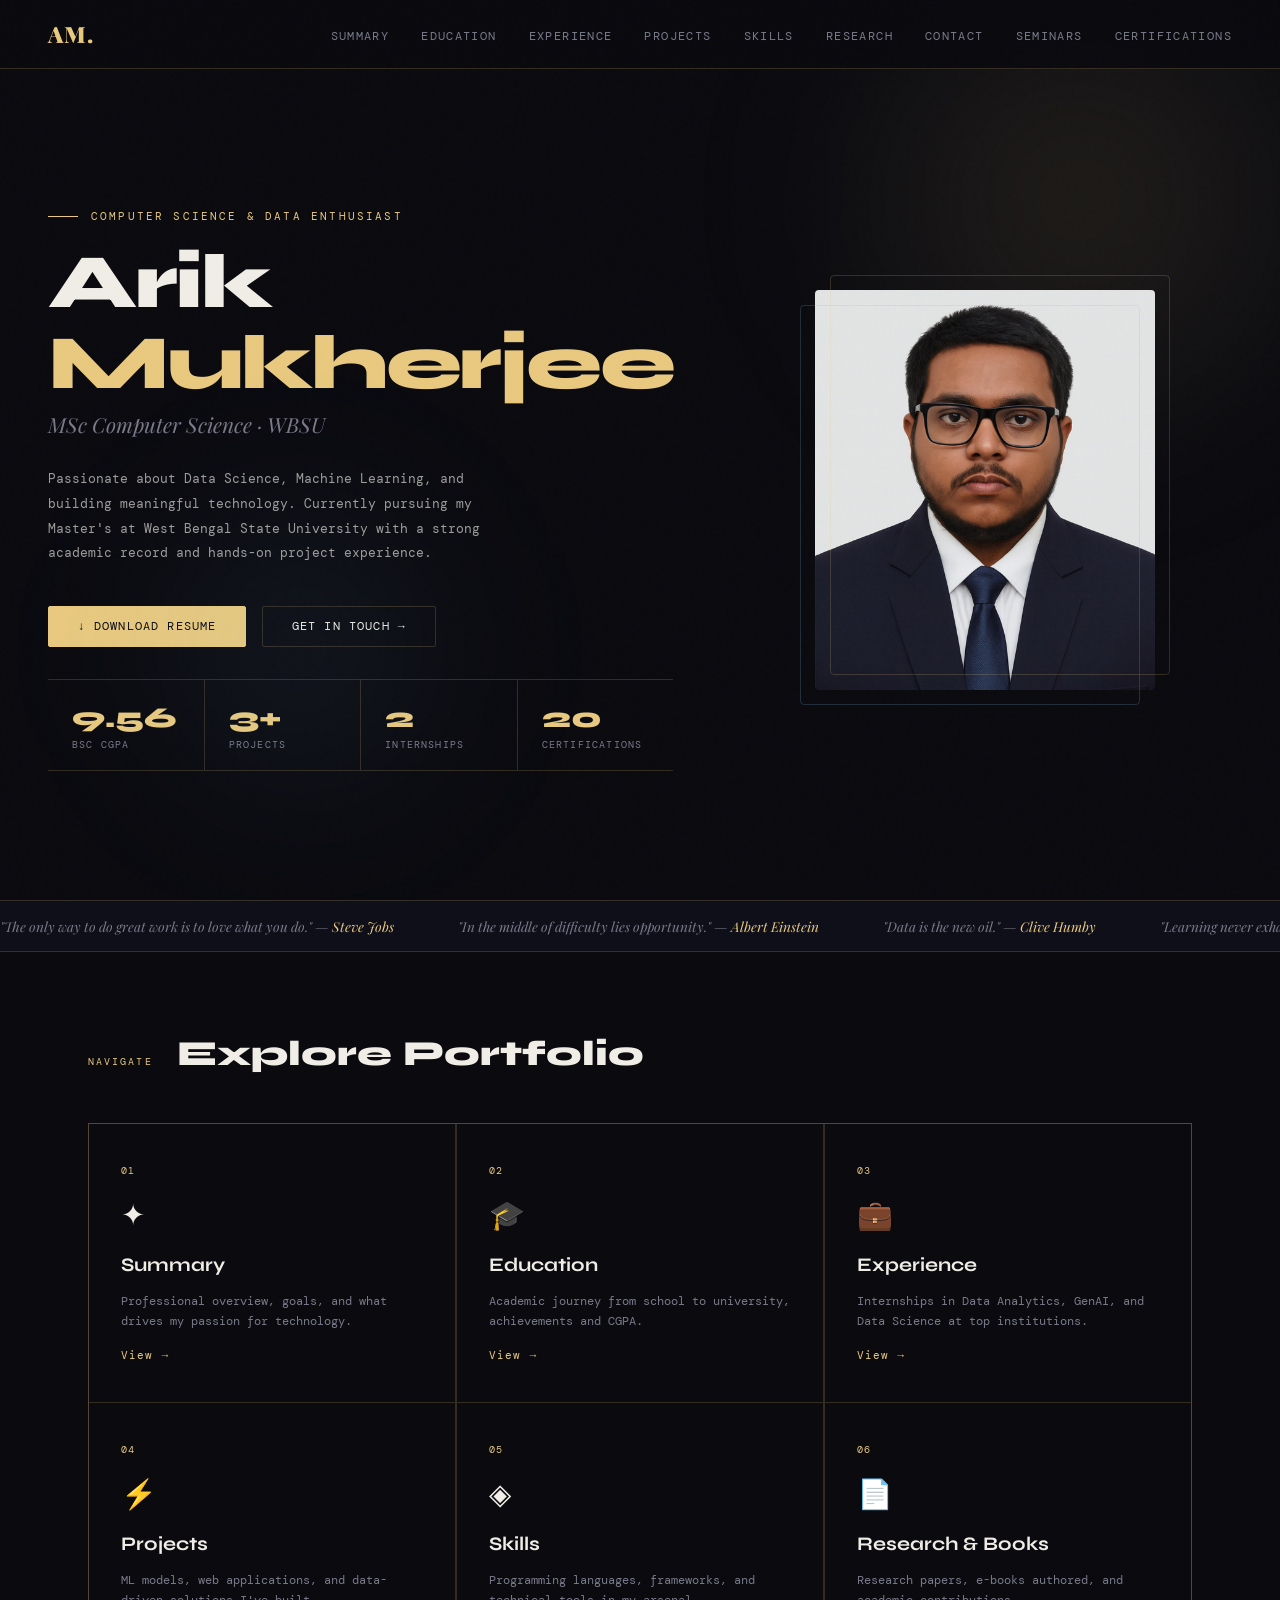
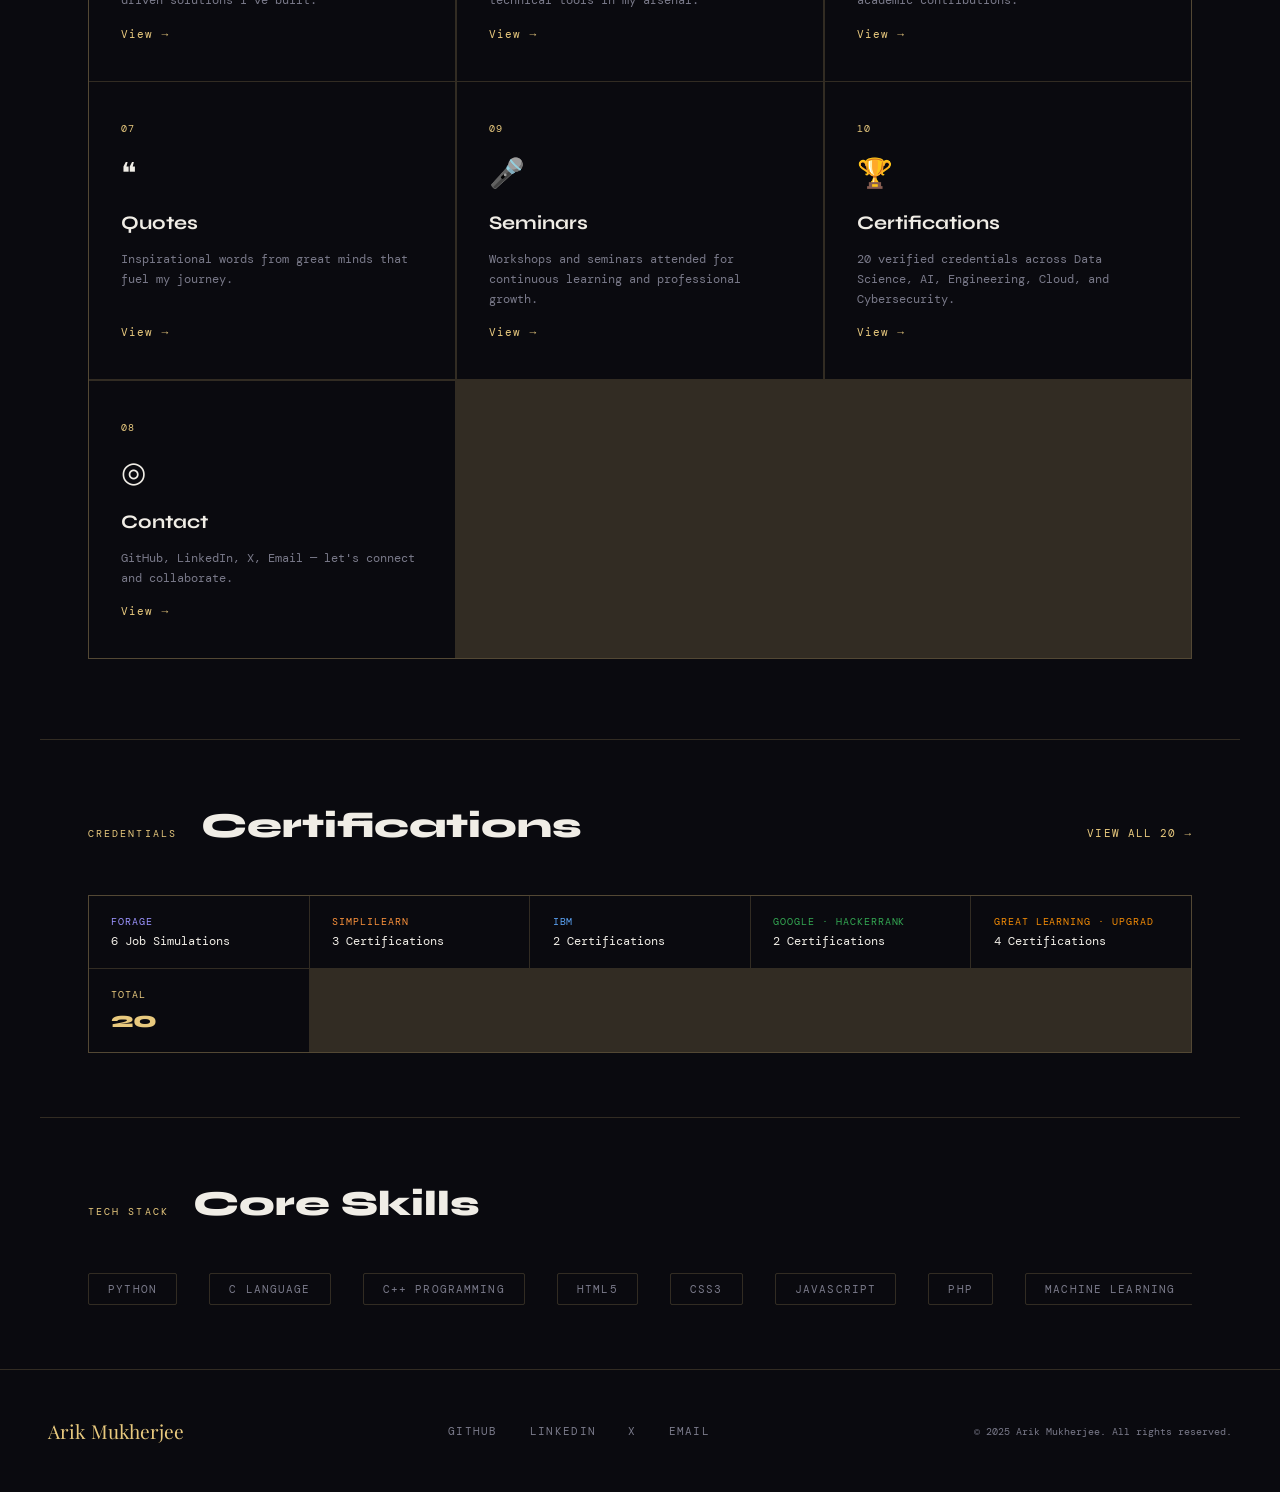
<file: index.html>
<!DOCTYPE html>
<html lang="en">
<head>
<meta charset="UTF-8">
<meta name="viewport" content="width=device-width, initial-scale=1.0">
<title>Arik Mukherjee — Portfolio</title>
<link rel="preconnect" href="https://fonts.googleapis.com">
<link href="https://fonts.googleapis.com/css2?family=Playfair+Display:ital,wght@0,400;0,700;0,900;1,400&family=DM+Mono:wght@300;400;500&family=Syne:wght@400;600;700;800&display=swap" rel="stylesheet">
<style>
  :root {
    --bg: #0a0a0f;
    --bg2: #0f0f1a;
    --accent: #e8c97e;
    --accent2: #7eb8e8;
    --accent3: #e87eb8;
    --text: #f0ede6;
    --muted: #7a7a8a;
    --border: rgba(232,201,126,0.18);
    --card: rgba(255,255,255,0.03);
  }
  *, *::before, *::after { box-sizing: border-box; margin: 0; padding: 0; }
  html { scroll-behavior: smooth; }
  body {
    background: var(--bg);
    color: var(--text);
    font-family: 'DM Mono', monospace;
    min-height: 100vh;
    overflow-x: hidden;
  }

  /* NOISE TEXTURE */
  body::before {
    content: '';
    position: fixed; inset: 0;
    background-image: url("data:image/svg+xml,%3Csvg viewBox='0 0 256 256' xmlns='http://www.w3.org/2000/svg'%3E%3Cfilter id='noise'%3E%3CfeTurbulence type='fractalNoise' baseFrequency='0.9' numOctaves='4' stitchTiles='stitch'/%3E%3C/filter%3E%3Crect width='100%25' height='100%25' filter='url(%23noise)' opacity='0.04'/%3E%3C/svg%3E");
    pointer-events: none; z-index: 999; opacity: 0.4;
  }

  /* NAV */
  nav {
    position: fixed; top: 0; left: 0; right: 0; z-index: 100;
    display: flex; align-items: center; justify-content: space-between;
    padding: 1.2rem 3rem;
    background: rgba(10,10,15,0.85);
    backdrop-filter: blur(20px);
    border-bottom: 1px solid var(--border);
  }
  .nav-logo {
    font-family: 'Playfair Display', serif;
    font-size: 1.4rem; font-weight: 900;
    color: var(--accent);
    letter-spacing: 0.02em;
    text-decoration: none;
  }
  .nav-links { display: flex; gap: 2rem; list-style: none; }
  .nav-links a {
    color: var(--muted); text-decoration: none;
    font-size: 0.72rem; letter-spacing: 0.12em; text-transform: uppercase;
    transition: color 0.3s;
  }
  .nav-links a:hover { color: var(--accent); }

  /* HERO */
  .hero {
    min-height: 100vh;
    display: flex; align-items: center;
    padding: 0 3rem;
    position: relative;
    overflow: hidden;
  }
  .hero-grid {
    display: grid; grid-template-columns: 1fr 1fr;
    gap: 4rem; align-items: center;
    max-width: 1200px; margin: 0 auto; width: 100%;
    padding-top: 5rem;
  }
  .hero-bg-circle {
    position: absolute;
    border-radius: 50%;
    filter: blur(80px);
    pointer-events: none;
  }
  .hero-bg-circle:nth-child(1) {
    width: 600px; height: 600px;
    background: radial-gradient(circle, rgba(232,201,126,0.12) 0%, transparent 70%);
    top: -100px; right: -100px;
    animation: float1 8s ease-in-out infinite;
  }
  .hero-bg-circle:nth-child(2) {
    width: 400px; height: 400px;
    background: radial-gradient(circle, rgba(126,184,232,0.1) 0%, transparent 70%);
    bottom: 50px; left: 100px;
    animation: float2 10s ease-in-out infinite;
  }
  @keyframes float1 { 0%,100%{transform:translate(0,0)} 50%{transform:translate(-30px,30px)} }
  @keyframes float2 { 0%,100%{transform:translate(0,0)} 50%{transform:translate(20px,-20px)} }

  .hero-tag {
    font-size: 0.68rem; letter-spacing: 0.2em; text-transform: uppercase;
    color: var(--accent); margin-bottom: 1.2rem;
    display: flex; align-items: center; gap: 0.8rem;
  }
  .hero-tag::before {
    content: ''; width: 30px; height: 1px; background: var(--accent);
  }
  .hero-name {
    font-family: 'Syne', sans-serif;
    font-size: clamp(3rem, 6vw, 5.5rem);
    font-weight: 800; line-height: 1.05;
    letter-spacing: -0.03em;
    margin-bottom: 0.4rem;
  }
  .hero-name span { color: var(--accent); }
  .hero-title {
    font-family: 'Playfair Display', serif;
    font-size: 1.3rem; font-style: italic;
    color: var(--muted); margin-bottom: 1.8rem;
  }
  .hero-bio {
    font-size: 0.82rem; line-height: 1.9;
    color: rgba(240,237,230,0.65);
    max-width: 480px; margin-bottom: 2.5rem;
  }
  .hero-cta {
    display: flex; gap: 1rem; flex-wrap: wrap;
  }
  .btn {
    display: inline-flex; align-items: center; gap: 0.5rem;
    padding: 0.75rem 1.8rem;
    font-family: 'DM Mono', monospace;
    font-size: 0.72rem; letter-spacing: 0.1em; text-transform: uppercase;
    text-decoration: none; border-radius: 2px;
    transition: all 0.3s; cursor: pointer;
  }
  .btn-primary {
    background: var(--accent); color: var(--bg);
    border: 1px solid var(--accent);
  }
  .btn-primary:hover { background: transparent; color: var(--accent); }
  .btn-ghost {
    background: transparent; color: var(--text);
    border: 1px solid var(--border);
  }
  .btn-ghost:hover { border-color: var(--accent); color: var(--accent); }

  /* PROFILE PICTURE */
  .hero-photo-wrap {
    display: flex; justify-content: center; align-items: center;
    position: relative;
  }
  .hero-photo-frame {
    position: relative; width: 340px; height: 400px;
  }
  .hero-photo-frame::before {
    content: ''; position: absolute;
    top: -15px; right: -15px; bottom: 15px; left: 15px;
    border: 1.5px solid var(--border); border-radius: 4px;
    pointer-events: none;
  }
  .hero-photo-frame::after {
    content: ''; position: absolute;
    top: 15px; right: 15px; bottom: -15px; left: -15px;
    border: 1.5px solid rgba(126,184,232,0.2); border-radius: 4px;
    pointer-events: none;
  }
  .hero-photo {
    width: 100%; height: 100%;
    object-fit: cover; border-radius: 4px;
    display: block;
    background: linear-gradient(135deg, #1a1a2e 0%, #16213e 50%, #0f3460 100%);
  }
  .photo-placeholder {
    width: 100%; height: 100%;
    border-radius: 4px;
    background: linear-gradient(135deg, #1a1a2e 0%, #16213e 50%, #0f3460 100%);
    display: flex; flex-direction: column;
    align-items: center; justify-content: center;
    gap: 1rem;
    border: 1px solid var(--border);
  }
  .photo-icon {
    width: 80px; height: 80px;
    border-radius: 50%;
    background: rgba(232,201,126,0.1);
    border: 2px solid var(--border);
    display: flex; align-items: center; justify-content: center;
    font-size: 2rem;
  }
  .photo-label {
    font-size: 0.68rem; color: var(--muted);
    letter-spacing: 0.15em; text-transform: uppercase;
    text-align: center;
  }
  .photo-sublabel {
    font-size: 0.6rem; color: rgba(122,122,138,0.6);
    letter-spacing: 0.1em;
  }

  /* STATS BAR */
  .stats-bar {
    display: flex; gap: 0;
    border-top: 1px solid var(--border);
    border-bottom: 1px solid var(--border);
    margin-top: 2rem;
  }
  .stat {
    flex: 1; padding: 1.2rem 1.5rem;
    border-right: 1px solid var(--border);
  }
  .stat:last-child { border-right: none; }
  .stat-num {
    font-family: 'Syne', sans-serif;
    font-size: 1.8rem; font-weight: 800;
    color: var(--accent);
  }
  .stat-label { font-size: 0.62rem; color: var(--muted); letter-spacing: 0.12em; text-transform: uppercase; margin-top: 0.2rem; }

  /* SECTIONS GRID */
  .sections-grid {
    padding: 5rem 3rem;
    max-width: 1200px; margin: 0 auto;
  }
  .section-title-row {
    display: flex; align-items: baseline; gap: 1.5rem;
    margin-bottom: 3rem;
  }
  .section-label {
    font-size: 0.65rem; letter-spacing: 0.2em; text-transform: uppercase;
    color: var(--accent);
  }
  .section-heading {
    font-family: 'Syne', sans-serif;
    font-size: 2.2rem; font-weight: 800;
  }

  .nav-cards {
    display: grid;
    grid-template-columns: repeat(auto-fill, minmax(280px, 1fr));
    gap: 1.5px;
    background: var(--border);
    border: 1px solid var(--border);
  }
  .nav-card {
    background: var(--bg);
    padding: 2.5rem 2rem;
    text-decoration: none; color: var(--text);
    display: flex; flex-direction: column;
    gap: 1rem;
    transition: all 0.3s;
    position: relative; overflow: hidden;
  }
  .nav-card::before {
    content: ''; position: absolute;
    bottom: 0; left: 0; right: 0; height: 2px;
    background: var(--accent);
    transform: scaleX(0); transform-origin: left;
    transition: transform 0.4s;
  }
  .nav-card:hover { background: rgba(232,201,126,0.04); }
  .nav-card:hover::before { transform: scaleX(1); }
  .nav-card-num {
    font-size: 0.62rem; color: var(--accent);
    letter-spacing: 0.15em;
  }
  .nav-card-icon { font-size: 1.8rem; margin: 0.2rem 0; }
  .nav-card-title {
    font-family: 'Syne', sans-serif;
    font-size: 1.2rem; font-weight: 700;
  }
  .nav-card-desc { font-size: 0.72rem; color: var(--muted); line-height: 1.7; }
  .nav-card-arrow {
    margin-top: auto; font-size: 0.7rem;
    color: var(--accent); letter-spacing: 0.1em;
  }

  /* SKILLS PREVIEW */
  .skills-preview {
    padding: 4rem 3rem;
    max-width: 1200px; margin: 0 auto;
    border-top: 1px solid var(--border);
  }
  .skills-marquee-wrap { overflow: hidden; margin-top: 2rem; }
  .skills-marquee {
    display: flex; gap: 2rem;
    animation: marquee 20s linear infinite;
    width: max-content;
  }
  .skills-marquee:hover { animation-play-state: paused; }
  @keyframes marquee { from{transform:translateX(0)} to{transform:translateX(-50%)} }
  .skill-chip {
    padding: 0.5rem 1.2rem;
    border: 1px solid var(--border);
    border-radius: 2px;
    font-size: 0.7rem; letter-spacing: 0.1em; text-transform: uppercase;
    color: var(--muted); white-space: nowrap;
    transition: all 0.3s;
  }
  .skill-chip:hover { border-color: var(--accent); color: var(--accent); }

  /* QUOTE TICKER */
  .quote-ticker {
    border-top: 1px solid var(--border);
    border-bottom: 1px solid var(--border);
    overflow: hidden;
    padding: 1rem 0;
    background: var(--bg2);
  }
  .quote-inner {
    display: flex; gap: 4rem;
    animation: ticker 35s linear infinite;
    width: max-content;
  }
  @keyframes ticker { from{transform:translateX(0)} to{transform:translateX(-50%)} }
  .quote-item {
    font-family: 'Playfair Display', serif;
    font-style: italic; font-size: 0.85rem;
    color: var(--muted); white-space: nowrap;
  }
  .quote-item span { color: var(--accent); }

  /* FOOTER */
  footer {
    padding: 3rem;
    border-top: 1px solid var(--border);
    display: flex; justify-content: space-between; align-items: center;
    flex-wrap: wrap; gap: 1.5rem;
  }
  .footer-brand {
    font-family: 'Playfair Display', serif;
    font-size: 1.2rem; color: var(--accent);
  }
  .footer-links { display: flex; gap: 2rem; }
  .footer-links a {
    font-size: 0.68rem; letter-spacing: 0.12em; text-transform: uppercase;
    color: var(--muted); text-decoration: none; transition: color 0.3s;
  }
  .footer-links a:hover { color: var(--accent); }
  .footer-copy { font-size: 0.65rem; color: var(--muted); }

  /* MOBILE NAV TOGGLE */
  .menu-btn {
    display: none; background: none; border: 1px solid var(--border);
    color: var(--text); padding: 0.4rem 0.7rem;
    font-size: 1rem; cursor: pointer; border-radius: 2px;
  }

  @media (max-width: 900px) {
    nav { padding: 1rem 1.5rem; }
    .nav-links { display: none; flex-direction: column; position: absolute; top: 100%; left: 0; right: 0; background: var(--bg2); padding: 1rem 1.5rem; border-bottom: 1px solid var(--border); gap: 1rem; }
    .nav-links.open { display: flex; }
    .menu-btn { display: block; }
    .hero { padding: 0 1.5rem; }
    .hero-grid { grid-template-columns: 1fr; gap: 2rem; padding-top: 7rem; }
    .hero-photo-wrap { order: -1; }
    .hero-photo-frame { width: 220px; height: 260px; }
    .sections-grid, .skills-preview { padding: 3rem 1.5rem; }
    footer { padding: 2rem 1.5rem; flex-direction: column; align-items: flex-start; }
    .stats-bar { flex-wrap: wrap; }
    .stat { min-width: 140px; }
  }
</style>
</head>
<body>

<!-- NAVIGATION -->
<nav>
  <a href="index.html" class="nav-logo">AM.</a>
  <ul class="nav-links" id="navLinks">
    <li><a href="summary.html">Summary</a></li>
    <li><a href="education.html">Education</a></li>
    <li><a href="experience.html">Experience</a></li>
    <li><a href="projects.html">Projects</a></li>
    <li><a href="skills.html">Skills</a></li>
    <li><a href="publications.html">Research</a></li>
    <li><a href="contact.html">Contact</a></li>
    <li><a href="seminars.html">Seminars</a></li>
    <li><a href="certifications.html">Certifications</a></li>
  </ul>
  <button class="menu-btn" onclick="document.getElementById('navLinks').classList.toggle('open')">☰</button>
</nav>

<!-- HERO -->
<section class="hero">
  <div class="hero-bg-circle"></div>
  <div class="hero-bg-circle"></div>
  <div class="hero-grid">
    <div class="hero-content">
      <div class="hero-tag">Computer Science &amp; Data Enthusiast</div>
      <h1 class="hero-name">Arik<br><span>Mukherjee</span></h1>
      <p class="hero-title">MSc Computer Science · WBSU</p>
      <p class="hero-bio">Passionate about Data Science, Machine Learning, and building meaningful technology. Currently pursuing my Master's at West Bengal State University with a strong academic record and hands-on project experience.</p>
      <div class="hero-cta">
        <a href="resume.pdf" download class="btn btn-primary">↓ Download Resume</a>
        <a href="contact.html" class="btn btn-ghost">Get in Touch →</a>
      </div>
      <div class="stats-bar">
        <div class="stat">
          <div class="stat-num">9.56</div>
          <div class="stat-label">BSc CGPA</div>
        </div>
        <div class="stat">
          <div class="stat-num">3+</div>
          <div class="stat-label">Projects</div>
        </div>
        <div class="stat">
          <div class="stat-num">2</div>
          <div class="stat-label">Internships</div>
        </div>
        <div class="stat">
          <div class="stat-num">20</div>
          <div class="stat-label">Certifications</div>
        </div>
      </div>
    </div>
    <div class="hero-photo-wrap">
      <div class="hero-photo-frame">
        <!-- <div class="photo-placeholder">
          <div class="photo-icon">👤</div>
          <div class="photo-label">Arik Mukherjee</div>
          <div class="photo-sublabel">Replace with your photo</div>
        </div> -->
        <img src="image.jpg" alt="Arik Mukherjee" style="width:100%;height:100%;object-fit:cover;border-radius:4px;">
      </div>
    </div>
  </div>
</section>

<!-- QUOTE TICKER -->
<div class="quote-ticker">
  <div class="quote-inner">
    <div class="quote-item">"The only way to do great work is to love what you do." — <span>Steve Jobs</span></div>
    <div class="quote-item">"In the middle of difficulty lies opportunity." — <span>Albert Einstein</span></div>
    <div class="quote-item">"Data is the new oil." — <span>Clive Humby</span></div>
    <div class="quote-item">"Learning never exhausts the mind." — <span>Leonardo da Vinci</span></div>
    <div class="quote-item">"The future belongs to those who believe in the beauty of their dreams." — <span>Eleanor Roosevelt</span></div>
    <!-- duplicate for seamless loop -->
    <div class="quote-item">"The only way to do great work is to love what you do." — <span>Steve Jobs</span></div>
    <div class="quote-item">"In the middle of difficulty lies opportunity." — <span>Albert Einstein</span></div>
    <div class="quote-item">"Data is the new oil." — <span>Clive Humby</span></div>
    <div class="quote-item">"Learning never exhausts the mind." — <span>Leonardo da Vinci</span></div>
    <div class="quote-item">"The future belongs to those who believe in the beauty of their dreams." — <span>Eleanor Roosevelt</span></div>
  </div>
</div>

<!-- SECTION NAVIGATION CARDS -->
<section class="sections-grid">
  <div class="section-title-row">
    <span class="section-label">Navigate</span>
    <h2 class="section-heading">Explore Portfolio</h2>
  </div>
  <div class="nav-cards">
    <a href="summary.html" class="nav-card">
      <span class="nav-card-num">01</span>
      <div class="nav-card-icon">✦</div>
      <div class="nav-card-title">Summary</div>
      <div class="nav-card-desc">Professional overview, goals, and what drives my passion for technology.</div>
      <div class="nav-card-arrow">View → </div>
    </a>
    <a href="education.html" class="nav-card">
      <span class="nav-card-num">02</span>
      <div class="nav-card-icon">🎓</div>
      <div class="nav-card-title">Education</div>
      <div class="nav-card-desc">Academic journey from school to university, achievements and CGPA.</div>
      <div class="nav-card-arrow">View → </div>
    </a>
    <a href="experience.html" class="nav-card">
      <span class="nav-card-num">03</span>
      <div class="nav-card-icon">💼</div>
      <div class="nav-card-title">Experience</div>
      <div class="nav-card-desc">Internships in Data Analytics, GenAI, and Data Science at top institutions.</div>
      <div class="nav-card-arrow">View → </div>
    </a>
    <a href="projects.html" class="nav-card">
      <span class="nav-card-num">04</span>
      <div class="nav-card-icon">⚡</div>
      <div class="nav-card-title">Projects</div>
      <div class="nav-card-desc">ML models, web applications, and data-driven solutions I've built.</div>
      <div class="nav-card-arrow">View → </div>
    </a>
    <a href="skills.html" class="nav-card">
      <span class="nav-card-num">05</span>
      <div class="nav-card-icon">◈</div>
      <div class="nav-card-title">Skills</div>
      <div class="nav-card-desc">Programming languages, frameworks, and technical tools in my arsenal.</div>
      <div class="nav-card-arrow">View → </div>
    </a>
    <a href="publications.html" class="nav-card">
      <span class="nav-card-num">06</span>
      <div class="nav-card-icon">📄</div>
      <div class="nav-card-title">Research &amp; Books</div>
      <div class="nav-card-desc">Research papers, e-books authored, and academic contributions.</div>
      <div class="nav-card-arrow">View → </div>
    </a>
    <a href="quotes.html" class="nav-card">
      <span class="nav-card-num">07</span>
      <div class="nav-card-icon">❝</div>
      <div class="nav-card-title">Quotes</div>
      <div class="nav-card-desc">Inspirational words from great minds that fuel my journey.</div>
      <div class="nav-card-arrow">View → </div>
    </a>
    <a href="seminars.html" class="nav-card">
      <span class="nav-card-num">09</span>
      <div class="nav-card-icon">🎤</div>
      <div class="nav-card-title">Seminars</div>
      <div class="nav-card-desc">Workshops and seminars attended for continuous learning and professional growth.</div>
      <div class="nav-card-arrow">View → </div>
    </a>
    <a href="certifications.html" class="nav-card">
      <span class="nav-card-num">10</span>
      <div class="nav-card-icon">🏆</div>
      <div class="nav-card-title">Certifications</div>
      <div class="nav-card-desc">20 verified credentials across Data Science, AI, Engineering, Cloud, and Cybersecurity.</div>
      <div class="nav-card-arrow">View → </div>
    </a>
    <a href="contact.html" class="nav-card">
      <span class="nav-card-num">08</span>
      <div class="nav-card-icon">◎</div>
      <div class="nav-card-title">Contact</div>
      <div class="nav-card-desc">GitHub, LinkedIn, X, Email — let's connect and collaborate.</div>
      <div class="nav-card-arrow">View → </div>
    </a>
  </div>
</section>


<!-- CERTIFICATIONS STRIP -->
<section style="padding:4rem 3rem;max-width:1200px;margin:0 auto;border-top:1px solid var(--border);">
  <div class="section-title-row">
    <span class="section-label">Credentials</span>
    <h2 class="section-heading">Certifications</h2>
    <a href="certifications.html" style="margin-left:auto;font-size:0.68rem;color:var(--accent);text-decoration:none;letter-spacing:0.1em;text-transform:uppercase;">View All 20 →</a>
  </div>
  <div style="display:grid;grid-template-columns:repeat(auto-fill,minmax(200px,1fr));gap:1px;background:var(--border);border:1px solid var(--border);">
    <div style="background:var(--bg);padding:1.2rem 1.4rem;"><div style="font-size:0.6rem;color:#9c94ff;letter-spacing:0.1em;text-transform:uppercase;margin-bottom:0.3rem;">Forage</div><div style="font-size:0.78rem;color:var(--text);">6 Job Simulations</div></div>
    <div style="background:var(--bg);padding:1.2rem 1.4rem;"><div style="font-size:0.6rem;color:#fb923c;letter-spacing:0.1em;text-transform:uppercase;margin-bottom:0.3rem;">Simplilearn</div><div style="font-size:0.78rem;color:var(--text);">3 Certifications</div></div>
    <div style="background:var(--bg);padding:1.2rem 1.4rem;"><div style="font-size:0.6rem;color:#5ba3f5;letter-spacing:0.1em;text-transform:uppercase;margin-bottom:0.3rem;">IBM</div><div style="font-size:0.78rem;color:var(--text);">2 Certifications</div></div>
    <div style="background:var(--bg);padding:1.2rem 1.4rem;"><div style="font-size:0.6rem;color:#34a853;letter-spacing:0.1em;text-transform:uppercase;margin-bottom:0.3rem;">Google · HackerRank</div><div style="font-size:0.78rem;color:var(--text);">2 Certifications</div></div>
    <div style="background:var(--bg);padding:1.2rem 1.4rem;"><div style="font-size:0.6rem;color:#f48c06;letter-spacing:0.1em;text-transform:uppercase;margin-bottom:0.3rem;">Great Learning · upGrad</div><div style="font-size:0.78rem;color:var(--text);">4 Certifications</div></div>
    <div style="background:var(--bg);padding:1.2rem 1.4rem;"><div style="font-size:0.6rem;color:var(--accent);letter-spacing:0.1em;text-transform:uppercase;margin-bottom:0.3rem;">Total</div><div style="font-family:'Syne',sans-serif;font-size:1.4rem;font-weight:800;color:var(--accent);">20</div></div>
  </div>
</section>

<!-- SKILLS MARQUEE -->
<section class="skills-preview">
  <div class="section-title-row">
    <span class="section-label">Tech Stack</span>
    <h2 class="section-heading">Core Skills</h2>
  </div>
  <div class="skills-marquee-wrap">
    <div class="skills-marquee">
      <span class="skill-chip">Python</span>
      <span class="skill-chip">C Language</span>
      <span class="skill-chip">C++ Programming</span>
      <span class="skill-chip">HTML5</span>
      <span class="skill-chip">CSS3</span>
      <span class="skill-chip">JavaScript</span>
      <span class="skill-chip">PHP</span>
      <span class="skill-chip">Machine Learning</span>
      <span class="skill-chip">Data Analytics</span>
      <span class="skill-chip">GenAI</span>
      <span class="skill-chip">Data Science</span>
      <!-- duplicate -->
      <span class="skill-chip">Python</span>
      <span class="skill-chip">C Language</span>
      <span class="skill-chip">C++ Programming</span>
      <span class="skill-chip">HTML5</span>
      <span class="skill-chip">CSS3</span>
      <span class="skill-chip">JavaScript</span>
      <span class="skill-chip">PHP</span>
      <span class="skill-chip">Machine Learning</span>
      <span class="skill-chip">Data Analytics</span>
      <span class="skill-chip">GenAI</span>
      <span class="skill-chip">Data Science</span>
    </div>
  </div>
</section>

<!-- FOOTER -->
<footer>
  <div class="footer-brand">Arik Mukherjee</div>
  <div class="footer-links">
    <a href="https://github.com/arikmukherjee" target="_blank">GitHub</a>
    <a href="https://www.linkedin.com/in/arikmukherjee/" target="_blank">LinkedIn</a>
    <a href="https://x.com/ArikMukherjee6" target="_blank">X</a>
    <a href="mailto:arikmukherjee2022@gmail.com">Email</a>
  </div>
  <div class="footer-copy">© 2025 Arik Mukherjee. All rights reserved.</div>
</footer>

</body>
</html>
</file>
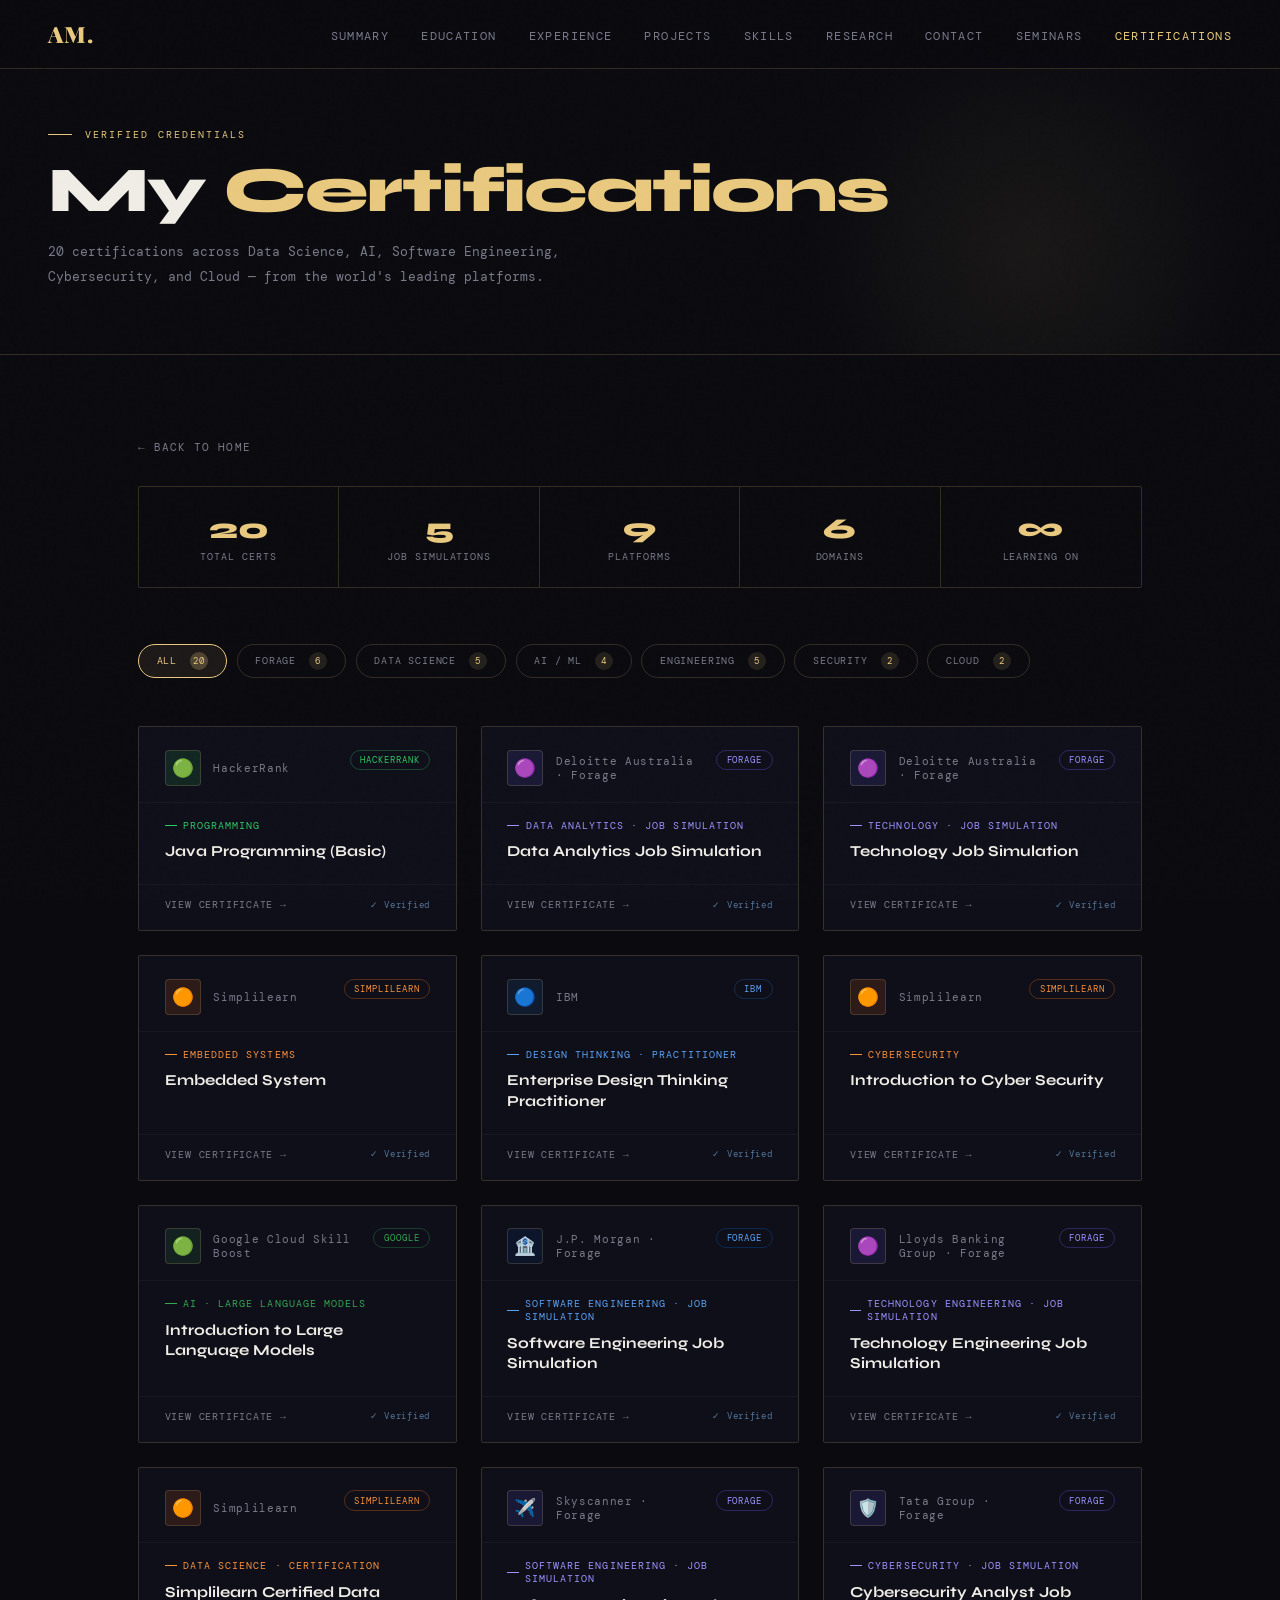
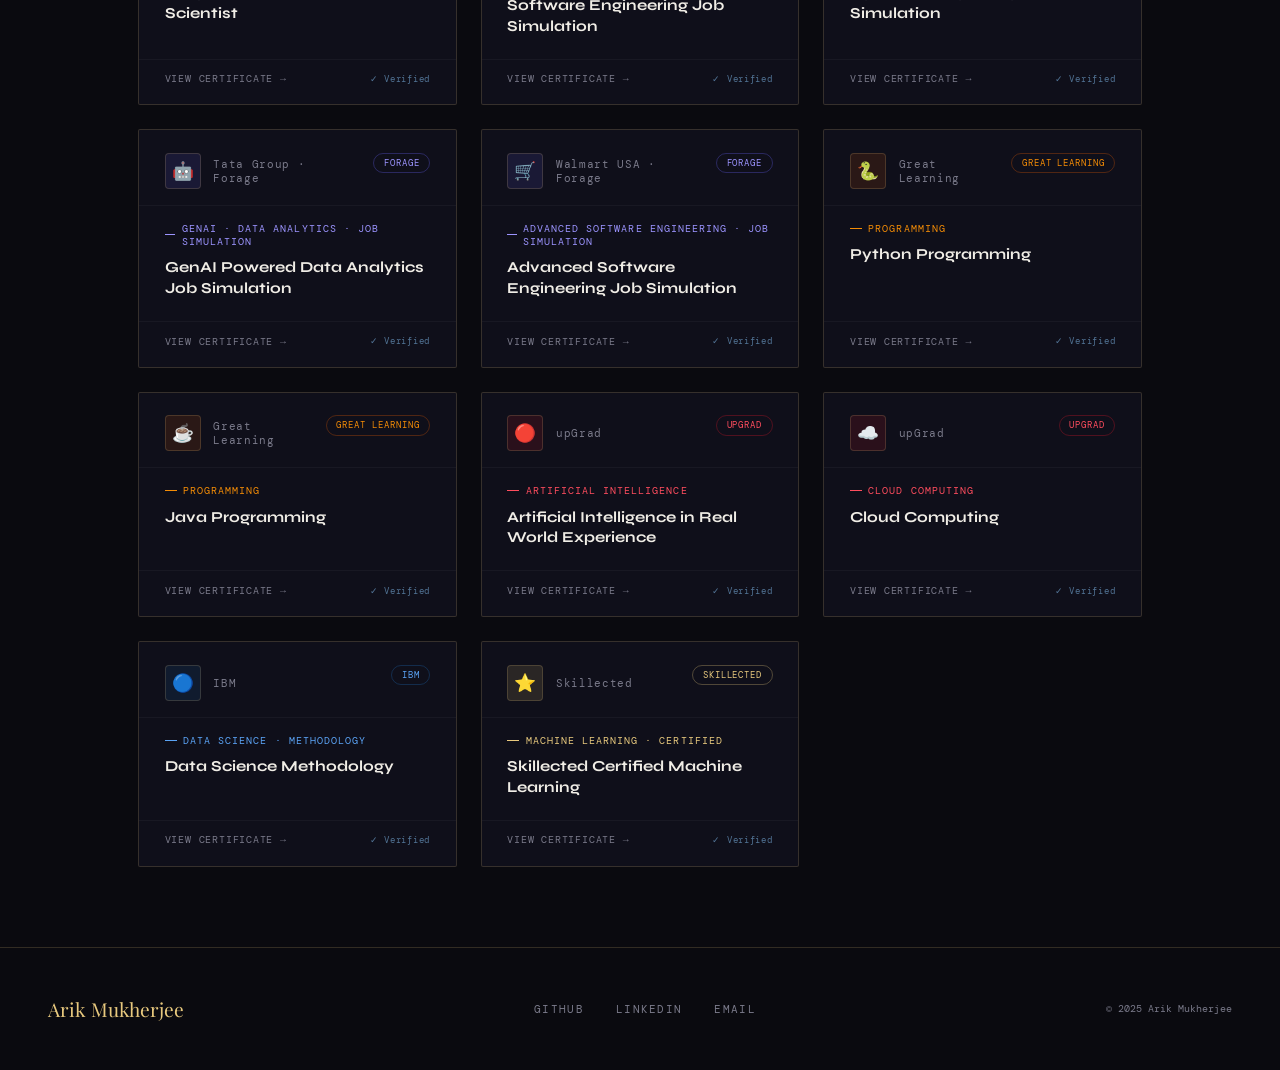
<file: certifications.html>
<!DOCTYPE html>
<html lang="en">
<head>
<meta charset="UTF-8">
<meta name="viewport" content="width=device-width, initial-scale=1.0">
<title>Certifications — Arik Mukherjee</title>
<link rel="preconnect" href="https://fonts.googleapis.com">
<link href="https://fonts.googleapis.com/css2?family=Playfair+Display:ital,wght@0,400;0,700;0,900;1,400&family=DM+Mono:wght@300;400;500&family=Syne:wght@400;600;700;800&display=swap" rel="stylesheet">
<link rel="stylesheet" href="shared.css">
<style>
  /* FILTER BAR */
  .filter-bar {
    display: flex; gap: 0.6rem; flex-wrap: wrap;
    margin-bottom: 3rem;
  }
  .filter-btn {
    padding: 0.45rem 1.1rem;
    border: 1px solid var(--border); border-radius: 20px;
    background: none; color: var(--muted);
    font-family: 'DM Mono', monospace;
    font-size: 0.65rem; letter-spacing: 0.08em; text-transform: uppercase;
    cursor: pointer; transition: all 0.25s;
  }
  .filter-btn:hover { border-color: var(--accent); color: var(--accent); }
  .filter-btn.active { border-color: var(--accent); color: var(--accent); background: rgba(232,201,126,0.08); }

  /* CERT COUNT BADGE */
  .filter-btn .count {
    display: inline-flex; align-items: center; justify-content: center;
    width: 18px; height: 18px; border-radius: 50%;
    background: rgba(232,201,126,0.12); font-size: 0.58rem;
    margin-left: 0.4rem; color: var(--accent);
  }
  .filter-btn.active .count { background: rgba(232,201,126,0.25); }

  /* CERTS GRID */
  .certs-grid {
    display: grid;
    grid-template-columns: repeat(auto-fill, minmax(310px, 1fr));
    gap: 1.5rem;
  }

  /* CERT CARD */
  .cert-card {
    border: 1px solid var(--border); border-radius: 2px;
    background: var(--bg2);
    display: flex; flex-direction: column;
    transition: all 0.3s; position: relative; overflow: hidden;
  }
  .cert-card::before {
    content: ''; position: absolute;
    top: 0; left: 0; right: 0; height: 2px;
    background: var(--card-accent, linear-gradient(90deg, var(--accent), var(--accent2)));
    transform: scaleX(0); transform-origin: left; transition: transform 0.4s;
  }
  .cert-card:hover { border-color: rgba(232,201,126,0.35); transform: translateY(-3px); box-shadow: 0 16px 48px rgba(0,0,0,0.4); }
  .cert-card:hover::before { transform: scaleX(1); }

  /* CARD TOP BAND */
  .cert-band {
    padding: 1.4rem 1.6rem 1rem;
    display: flex; align-items: flex-start; justify-content: space-between; gap: 1rem;
    border-bottom: 1px solid rgba(255,255,255,0.04);
  }
  .cert-issuer-row { display: flex; align-items: center; gap: 0.8rem; }
  .cert-logo {
    width: 36px; height: 36px; border-radius: 4px;
    background: var(--logo-bg, rgba(232,201,126,0.1));
    border: 1px solid var(--border);
    display: flex; align-items: center; justify-content: center;
    font-size: 1.1rem; flex-shrink: 0;
  }
  .cert-issuer-name { font-size: 0.68rem; color: var(--muted); letter-spacing: 0.06em; }
  .cert-platform-tag {
    font-size: 0.58rem; letter-spacing: 0.1em; text-transform: uppercase;
    padding: 0.2rem 0.6rem; border-radius: 20px; border: 1px solid var(--tag-border, rgba(232,201,126,0.25));
    color: var(--tag-color, var(--accent)); white-space: nowrap; flex-shrink: 0;
  }

  /* CARD BODY */
  .cert-body { padding: 1rem 1.6rem 1.4rem; flex: 1; display: flex; flex-direction: column; gap: 0.6rem; }
  .cert-title {
    font-family: 'Syne', sans-serif; font-size: 0.95rem; font-weight: 700;
    line-height: 1.35; color: var(--text);
  }
  .cert-domain {
    font-size: 0.65rem; letter-spacing: 0.1em; text-transform: uppercase;
    color: var(--domain-color, var(--accent)); display: flex; align-items: center; gap: 0.4rem;
  }
  .cert-domain::before { content: ''; width: 12px; height: 1px; background: currentColor; }

  /* CARD FOOTER */
  .cert-footer {
    padding: 0.8rem 1.6rem 1.2rem;
    display: flex; align-items: center; justify-content: space-between;
    border-top: 1px solid rgba(255,255,255,0.04);
  }
  .cert-link {
    display: inline-flex; align-items: center; gap: 0.4rem;
    font-size: 0.62rem; letter-spacing: 0.08em; text-transform: uppercase;
    text-decoration: none; color: var(--muted); transition: color 0.3s;
  }
  .cert-link:hover { color: var(--accent); }
  .cert-verified {
    display: flex; align-items: center; gap: 0.35rem;
    font-size: 0.58rem; color: rgba(126,184,232,0.6); letter-spacing: 0.08em;
  }

  /* PLATFORM COLOUR THEMES */
  .theme-forage    { --card-accent: linear-gradient(90deg,#6c63ff,#9c94ff); --logo-bg:rgba(108,99,255,0.12); --tag-border:rgba(108,99,255,0.3); --tag-color:#9c94ff; --domain-color:#9c94ff; }
  .theme-ibm       { --card-accent: linear-gradient(90deg,#1f70c1,#5ba3f5); --logo-bg:rgba(31,112,193,0.12); --tag-border:rgba(31,112,193,0.3); --tag-color:#5ba3f5; --domain-color:#5ba3f5; }
  .theme-google    { --card-accent: linear-gradient(90deg,#34a853,#fbbc05); --logo-bg:rgba(52,168,83,0.12); --tag-border:rgba(52,168,83,0.3); --tag-color:#34a853; --domain-color:#34a853; }
  .theme-hackerrank{ --card-accent: linear-gradient(90deg,#2ec866,#1ba94c); --logo-bg:rgba(46,200,102,0.12); --tag-border:rgba(46,200,102,0.3); --tag-color:#2ec866; --domain-color:#2ec866; }
  .theme-simplilearn{ --card-accent: linear-gradient(90deg,#f97316,#fb923c); --logo-bg:rgba(249,115,22,0.12); --tag-border:rgba(249,115,22,0.3); --tag-color:#fb923c; --domain-color:#fb923c; }
  .theme-jpmorgan  { --card-accent: linear-gradient(90deg,#003f7f,#0066cc); --logo-bg:rgba(0,63,127,0.15); --tag-border:rgba(0,102,204,0.3); --tag-color:#5ba3f5; --domain-color:#5ba3f5; }
  .theme-upgrad    { --card-accent: linear-gradient(90deg,#e8192c,#ff4d5e); --logo-bg:rgba(232,25,44,0.12); --tag-border:rgba(232,25,44,0.3); --tag-color:#ff4d5e; --domain-color:#ff4d5e; }
  .theme-greatlearning{ --card-accent: linear-gradient(90deg,#e85d04,#f48c06); --logo-bg:rgba(232,93,4,0.12); --tag-border:rgba(232,93,4,0.3); --tag-color:#f48c06; --domain-color:#f48c06; }
  .theme-skillected{ --card-accent: linear-gradient(90deg,var(--accent),#f0d890); --logo-bg:rgba(232,201,126,0.12); --tag-border:rgba(232,201,126,0.3); --tag-color:var(--accent); --domain-color:var(--accent); }

  /* HIDDEN for filter */
  .cert-card.hidden { display: none; }

  /* SUMMARY BANNER */
  .cert-summary {
    display: grid; grid-template-columns: repeat(5,1fr);
    gap: 0; border: 1px solid var(--border); border-radius: 2px;
    overflow: hidden; margin-bottom: 3.5rem;
  }
  .cs-cell { padding: 1.5rem; border-right: 1px solid var(--border); text-align: center; }
  .cs-cell:last-child { border-right: none; }
  .cs-num { font-family: 'Syne', sans-serif; font-size: 1.8rem; font-weight: 800; color: var(--accent); }
  .cs-label { font-size: 0.6rem; color: var(--muted); text-transform: uppercase; letter-spacing: 0.1em; margin-top: 0.25rem; }

  /* Entrance stagger */
  .cert-card {
    opacity: 0; transform: translateY(18px);
    animation: certIn 0.45s ease forwards;
  }
  @keyframes certIn { to { opacity:1; transform:translateY(0); } }

  @media(max-width:700px) {
    .certs-grid { grid-template-columns: 1fr; }
    .cert-summary { grid-template-columns: repeat(3,1fr); }
    .cs-cell:nth-child(4), .cs-cell:nth-child(5) { border-top: 1px solid var(--border); }
    .cs-cell:nth-child(3), .cs-cell:nth-child(5) { border-right: none; }
  }
</style>
</head>
<body>
<nav>
  <a href="index.html" class="nav-logo">AM.</a>
  <ul class="nav-links" id="navLinks">
    <li><a href="summary.html">Summary</a></li>
    <li><a href="education.html">Education</a></li>
    <li><a href="experience.html">Experience</a></li>
    <li><a href="projects.html">Projects</a></li>
    <li><a href="skills.html">Skills</a></li>
    <li><a href="publications.html">Research</a></li>
    <li><a href="contact.html">Contact</a></li>
    <li><a href="seminars.html">Seminars</a></li>
    <li><a href="certifications.html" class="active">Certifications</a></li>
  </ul>
  <button class="menu-btn" onclick="document.getElementById('navLinks').classList.toggle('open')">☰</button>
</nav>

<div class="page-hero">
  <p class="page-tag">Verified Credentials</p>
  <h1 class="page-h1">My <span>Certifications</span></h1>
  <p class="page-lead">20 certifications across Data Science, AI, Software Engineering, Cybersecurity, and Cloud — from the world's leading platforms.</p>
</div>

<div class="content">
  <a href="index.html" class="back-link">← Back to Home</a>

  <!-- SUMMARY BANNER -->
  <div class="cert-summary">
    <div class="cs-cell"><div class="cs-num">20</div><div class="cs-label">Total Certs</div></div>
    <div class="cs-cell"><div class="cs-num">5</div><div class="cs-label">Job Simulations</div></div>
    <div class="cs-cell"><div class="cs-num">9</div><div class="cs-label">Platforms</div></div>
    <div class="cs-cell"><div class="cs-num">6</div><div class="cs-label">Domains</div></div>
    <div class="cs-cell"><div class="cs-num">∞</div><div class="cs-label">Learning On</div></div>
  </div>

  <!-- FILTER BAR -->
  <div class="filter-bar" id="filterBar">
    <button class="filter-btn active" onclick="filter('all',this)">All <span class="count">20</span></button>
    <button class="filter-btn" onclick="filter('forage',this)">Forage <span class="count">6</span></button>
    <button class="filter-btn" onclick="filter('data',this)">Data Science <span class="count">5</span></button>
    <button class="filter-btn" onclick="filter('ai',this)">AI / ML <span class="count">4</span></button>
    <button class="filter-btn" onclick="filter('engineering',this)">Engineering <span class="count">5</span></button>
    <button class="filter-btn" onclick="filter('security',this)">Security <span class="count">2</span></button>
    <button class="filter-btn" onclick="filter('cloud',this)">Cloud <span class="count">2</span></button>
  </div>

  <!-- CERTIFICATIONS GRID -->
  <div class="certs-grid" id="certsGrid">

    <!-- 1. Java Basic - HackerRank -->
    <div class="cert-card theme-hackerrank" data-cat="engineering" style="animation-delay:0.05s">
      <div class="cert-band">
        <div class="cert-issuer-row">
          <div class="cert-logo">🟢</div>
          <div class="cert-issuer-name">HackerRank</div>
        </div>
        <span class="cert-platform-tag">HackerRank</span>
      </div>
      <div class="cert-body">
        <div class="cert-domain">Programming</div>
        <div class="cert-title">Java Programming (Basic)</div>
      </div>
      <div class="cert-footer">
        <a href="https://www.hackerrank.com/certificates/f92c781d708c" class="cert-link">View Certificate →</a>
        <span class="cert-verified">✓ Verified</span>
      </div>
    </div>

    <!-- 2. Deloitte Data Analytics - Forage -->
    <div class="cert-card theme-forage" data-cat="forage data" style="animation-delay:0.08s">
      <div class="cert-band">
        <div class="cert-issuer-row">
          <div class="cert-logo">🟣</div>
          <div class="cert-issuer-name">Deloitte Australia · Forage</div>
        </div>
        <span class="cert-platform-tag">Forage</span>
      </div>
      <div class="cert-body">
        <div class="cert-domain">Data Analytics · Job Simulation</div>
        <div class="cert-title">Data Analytics Job Simulation</div>
      </div>
      <div class="cert-footer">
        <a href="https://www.theforage.com/completion-certificates/9PBTqmSxAf6zZTseP/io9DzWKe3PTsiS6GG_9PBTqmSxAf6zZTseP_EmecYW74vxD9NyF8p_1758094746368_completion_certificate.pdf" class="cert-link">View Certificate →</a>
        <span class="cert-verified">✓ Verified</span>
      </div>
    </div>

    <!-- 3. Deloitte Technology - Forage -->
    <div class="cert-card theme-forage" data-cat="forage engineering" style="animation-delay:0.11s">
      <div class="cert-band">
        <div class="cert-issuer-row">
          <div class="cert-logo">🟣</div>
          <div class="cert-issuer-name">Deloitte Australia · Forage</div>
        </div>
        <span class="cert-platform-tag">Forage</span>
      </div>
      <div class="cert-body">
        <div class="cert-domain">Technology · Job Simulation</div>
        <div class="cert-title">Technology Job Simulation</div>
      </div>
      <div class="cert-footer">
        <a href="https://www.theforage.com/completion-certificates/9PBTqmSxAf6zZTseP/udmxiyHeqYQLkTPvf_9PBTqmSxAf6zZTseP_EmecYW74vxD9NyF8p_1758098662483_completion_certificate.pdf" class="cert-link">View Certificate →</a>
        <span class="cert-verified">✓ Verified</span>
      </div>
    </div>

    <!-- 4. Embedded System - Simplilearn -->
    <div class="cert-card theme-simplilearn" data-cat="engineering" style="animation-delay:0.14s">
      <div class="cert-band">
        <div class="cert-issuer-row">
          <div class="cert-logo">🟠</div>
          <div class="cert-issuer-name">Simplilearn</div>
        </div>
        <span class="cert-platform-tag">Simplilearn</span>
      </div>
      <div class="cert-body">
        <div class="cert-domain">Embedded Systems</div>
        <div class="cert-title">Embedded System</div>
      </div>
      <div class="cert-footer">
        <a href="#" class="cert-link">View Certificate →</a>
        <span class="cert-verified">✓ Verified</span>
      </div>
    </div>

    <!-- 5. Enterprise Design Thinking - IBM -->
    <div class="cert-card theme-ibm" data-cat="engineering" style="animation-delay:0.17s">
      <div class="cert-band">
        <div class="cert-issuer-row">
          <div class="cert-logo">🔵</div>
          <div class="cert-issuer-name">IBM</div>
        </div>
        <span class="cert-platform-tag">IBM</span>
      </div>
      <div class="cert-body">
        <div class="cert-domain">Design Thinking · Practitioner</div>
        <div class="cert-title">Enterprise Design Thinking Practitioner</div>
      </div>
      <div class="cert-footer">
        <a href="#" class="cert-link">View Certificate →</a>
        <span class="cert-verified">✓ Verified</span>
      </div>
    </div>

    <!-- 6. Intro to Cyber Security - Simplilearn -->
    <div class="cert-card theme-simplilearn" data-cat="security" style="animation-delay:0.20s">
      <div class="cert-band">
        <div class="cert-issuer-row">
          <div class="cert-logo">🟠</div>
          <div class="cert-issuer-name">Simplilearn</div>
        </div>
        <span class="cert-platform-tag">Simplilearn</span>
      </div>
      <div class="cert-body">
        <div class="cert-domain">Cybersecurity</div>
        <div class="cert-title">Introduction to Cyber Security</div>
      </div>
      <div class="cert-footer">
        <a href="#" class="cert-link">View Certificate →</a>
        <span class="cert-verified">✓ Verified</span>
      </div>
    </div>

    <!-- 7. Intro to LLMs - Google -->
    <div class="cert-card theme-google" data-cat="ai cloud" style="animation-delay:0.23s">
      <div class="cert-band">
        <div class="cert-issuer-row">
          <div class="cert-logo">🟢</div>
          <div class="cert-issuer-name">Google Cloud Skill Boost</div>
        </div>
        <span class="cert-platform-tag">Google</span>
      </div>
      <div class="cert-body">
        <div class="cert-domain">AI · Large Language Models</div>
        <div class="cert-title">Introduction to Large Language Models</div>
      </div>
      <div class="cert-footer">
        <a href="#" class="cert-link">View Certificate →</a>
        <span class="cert-verified">✓ Verified</span>
      </div>
    </div>

    <!-- 8. J.P. Morgan Software Engg - Forage -->
    <div class="cert-card theme-jpmorgan" data-cat="forage engineering" style="animation-delay:0.26s">
      <div class="cert-band">
        <div class="cert-issuer-row">
          <div class="cert-logo">🏦</div>
          <div class="cert-issuer-name">J.P. Morgan · Forage</div>
        </div>
        <span class="cert-platform-tag">Forage</span>
      </div>
      <div class="cert-body">
        <div class="cert-domain">Software Engineering · Job Simulation</div>
        <div class="cert-title">Software Engineering Job Simulation</div>
      </div>
      <div class="cert-footer">
        <a href="#" class="cert-link">View Certificate →</a>
        <span class="cert-verified">✓ Verified</span>
      </div>
    </div>

    <!-- 9. Lloyds Banking - Forage -->
    <div class="cert-card theme-forage" data-cat="forage engineering" style="animation-delay:0.29s">
      <div class="cert-band">
        <div class="cert-issuer-row">
          <div class="cert-logo">🟣</div>
          <div class="cert-issuer-name">Lloyds Banking Group · Forage</div>
        </div>
        <span class="cert-platform-tag">Forage</span>
      </div>
      <div class="cert-body">
        <div class="cert-domain">Technology Engineering · Job Simulation</div>
        <div class="cert-title">Technology Engineering Job Simulation</div>
      </div>
      <div class="cert-footer">
        <a href="#" class="cert-link">View Certificate →</a>
        <span class="cert-verified">✓ Verified</span>
      </div>
    </div>

    <!-- 10. Simplilearn Certified Data Scientist -->
    <div class="cert-card theme-simplilearn" data-cat="data" style="animation-delay:0.32s">
      <div class="cert-band">
        <div class="cert-issuer-row">
          <div class="cert-logo">🟠</div>
          <div class="cert-issuer-name">Simplilearn</div>
        </div>
        <span class="cert-platform-tag">Simplilearn</span>
      </div>
      <div class="cert-body">
        <div class="cert-domain">Data Science · Certification</div>
        <div class="cert-title">Simplilearn Certified Data Scientist</div>
      </div>
      <div class="cert-footer">
        <a href="#" class="cert-link">View Certificate →</a>
        <span class="cert-verified">✓ Verified</span>
      </div>
    </div>

    <!-- 11. Skyscanner - Forage -->
    <div class="cert-card theme-forage" data-cat="forage engineering" style="animation-delay:0.35s">
      <div class="cert-band">
        <div class="cert-issuer-row">
          <div class="cert-logo">✈️</div>
          <div class="cert-issuer-name">Skyscanner · Forage</div>
        </div>
        <span class="cert-platform-tag">Forage</span>
      </div>
      <div class="cert-body">
        <div class="cert-domain">Software Engineering · Job Simulation</div>
        <div class="cert-title">Software Engineering Job Simulation</div>
      </div>
      <div class="cert-footer">
        <a href="#" class="cert-link">View Certificate →</a>
        <span class="cert-verified">✓ Verified</span>
      </div>
    </div>

    <!-- 12. Tata Cybersecurity - Forage -->
    <div class="cert-card theme-forage" data-cat="forage security" style="animation-delay:0.38s">
      <div class="cert-band">
        <div class="cert-issuer-row">
          <div class="cert-logo">🛡️</div>
          <div class="cert-issuer-name">Tata Group · Forage</div>
        </div>
        <span class="cert-platform-tag">Forage</span>
      </div>
      <div class="cert-body">
        <div class="cert-domain">Cybersecurity · Job Simulation</div>
        <div class="cert-title">Cybersecurity Analyst Job Simulation</div>
      </div>
      <div class="cert-footer">
        <a href="#" class="cert-link">View Certificate →</a>
        <span class="cert-verified">✓ Verified</span>
      </div>
    </div>

    <!-- 13. Tata GenAI Data Analytics - Forage -->
    <div class="cert-card theme-forage" data-cat="forage data ai" style="animation-delay:0.41s">
      <div class="cert-band">
        <div class="cert-issuer-row">
          <div class="cert-logo">🤖</div>
          <div class="cert-issuer-name">Tata Group · Forage</div>
        </div>
        <span class="cert-platform-tag">Forage</span>
      </div>
      <div class="cert-body">
        <div class="cert-domain">GenAI · Data Analytics · Job Simulation</div>
        <div class="cert-title">GenAI Powered Data Analytics Job Simulation</div>
      </div>
      <div class="cert-footer">
        <a href="#" class="cert-link">View Certificate →</a>
        <span class="cert-verified">✓ Verified</span>
      </div>
    </div>

    <!-- 14. Walmart Advanced SWE - Forage -->
    <div class="cert-card theme-forage" data-cat="forage engineering" style="animation-delay:0.44s">
      <div class="cert-band">
        <div class="cert-issuer-row">
          <div class="cert-logo">🛒</div>
          <div class="cert-issuer-name">Walmart USA · Forage</div>
        </div>
        <span class="cert-platform-tag">Forage</span>
      </div>
      <div class="cert-body">
        <div class="cert-domain">Advanced Software Engineering · Job Simulation</div>
        <div class="cert-title">Advanced Software Engineering Job Simulation</div>
      </div>
      <div class="cert-footer">
        <a href="#" class="cert-link">View Certificate →</a>
        <span class="cert-verified">✓ Verified</span>
      </div>
    </div>

    <!-- 15. Python - Great Learning -->
    <div class="cert-card theme-greatlearning" data-cat="engineering" style="animation-delay:0.47s">
      <div class="cert-band">
        <div class="cert-issuer-row">
          <div class="cert-logo">🐍</div>
          <div class="cert-issuer-name">Great Learning</div>
        </div>
        <span class="cert-platform-tag">Great Learning</span>
      </div>
      <div class="cert-body">
        <div class="cert-domain">Programming</div>
        <div class="cert-title">Python Programming</div>
      </div>
      <div class="cert-footer">
        <a href="#" class="cert-link">View Certificate →</a>
        <span class="cert-verified">✓ Verified</span>
      </div>
    </div>

    <!-- 16. Java - Great Learning -->
    <div class="cert-card theme-greatlearning" data-cat="engineering" style="animation-delay:0.50s">
      <div class="cert-band">
        <div class="cert-issuer-row">
          <div class="cert-logo">☕</div>
          <div class="cert-issuer-name">Great Learning</div>
        </div>
        <span class="cert-platform-tag">Great Learning</span>
      </div>
      <div class="cert-body">
        <div class="cert-domain">Programming</div>
        <div class="cert-title">Java Programming</div>
      </div>
      <div class="cert-footer">
        <a href="#" class="cert-link">View Certificate →</a>
        <span class="cert-verified">✓ Verified</span>
      </div>
    </div>

    <!-- 17. AI in Real World - upGrad -->
    <div class="cert-card theme-upgrad" data-cat="ai" style="animation-delay:0.53s">
      <div class="cert-band">
        <div class="cert-issuer-row">
          <div class="cert-logo">🔴</div>
          <div class="cert-issuer-name">upGrad</div>
        </div>
        <span class="cert-platform-tag">upGrad</span>
      </div>
      <div class="cert-body">
        <div class="cert-domain">Artificial Intelligence</div>
        <div class="cert-title">Artificial Intelligence in Real World Experience</div>
      </div>
      <div class="cert-footer">
        <a href="#" class="cert-link">View Certificate →</a>
        <span class="cert-verified">✓ Verified</span>
      </div>
    </div>

    <!-- 18. Cloud Computing - upGrad -->
    <div class="cert-card theme-upgrad" data-cat="cloud" style="animation-delay:0.56s">
      <div class="cert-band">
        <div class="cert-issuer-row">
          <div class="cert-logo">☁️</div>
          <div class="cert-issuer-name">upGrad</div>
        </div>
        <span class="cert-platform-tag">upGrad</span>
      </div>
      <div class="cert-body">
        <div class="cert-domain">Cloud Computing</div>
        <div class="cert-title">Cloud Computing</div>
      </div>
      <div class="cert-footer">
        <a href="#" class="cert-link">View Certificate →</a>
        <span class="cert-verified">✓ Verified</span>
      </div>
    </div>

    <!-- 19. Data Science Methodology - IBM -->
    <div class="cert-card theme-ibm" data-cat="data" style="animation-delay:0.59s">
      <div class="cert-band">
        <div class="cert-issuer-row">
          <div class="cert-logo">🔵</div>
          <div class="cert-issuer-name">IBM</div>
        </div>
        <span class="cert-platform-tag">IBM</span>
      </div>
      <div class="cert-body">
        <div class="cert-domain">Data Science · Methodology</div>
        <div class="cert-title">Data Science Methodology</div>
      </div>
      <div class="cert-footer">
        <a href="#" class="cert-link">View Certificate →</a>
        <span class="cert-verified">✓ Verified</span>
      </div>
    </div>

    <!-- 20. Machine Learning - Skillected -->
    <div class="cert-card theme-skillected" data-cat="ai data" style="animation-delay:0.62s">
      <div class="cert-band">
        <div class="cert-issuer-row">
          <div class="cert-logo">⭐</div>
          <div class="cert-issuer-name">Skillected</div>
        </div>
        <span class="cert-platform-tag">Skillected</span>
      </div>
      <div class="cert-body">
        <div class="cert-domain">Machine Learning · Certified</div>
        <div class="cert-title">Skillected Certified Machine Learning</div>
      </div>
      <div class="cert-footer">
        <a href="#" class="cert-link">View Certificate →</a>
        <span class="cert-verified">✓ Verified</span>
      </div>
    </div>

  </div><!-- /certs-grid -->
</div>

<footer>
  <div class="footer-brand">Arik Mukherjee</div>
  <div class="footer-links">
    <a href="https://github.com/arikmukherjee" target="_blank">GitHub</a>
    <a href="https://www.linkedin.com/in/arikmukherjee/" target="_blank">LinkedIn</a>
    <a href="mailto:arikmukherjee2022@gmail.com">Email</a>
  </div>
  <div class="footer-copy">© 2025 Arik Mukherjee</div>
</footer>

<script>
function filter(cat, btn) {
  document.querySelectorAll('.filter-btn').forEach(b => b.classList.remove('active'));
  btn.classList.add('active');

  const cards = document.querySelectorAll('.cert-card');
  let delay = 0.05;
  cards.forEach(card => {
    const cats = card.dataset.cat || '';
    const show = cat === 'all' || cats.split(' ').includes(cat);
    if (show) {
      card.classList.remove('hidden');
      card.style.animationDelay = delay + 's';
      card.style.animation = 'none';
      card.offsetHeight; // reflow
      card.style.animation = `certIn 0.4s ease ${delay}s forwards`;
      card.style.opacity = '0';
      delay += 0.04;
    } else {
      card.classList.add('hidden');
    }
  });
}
</script>
</body>
</html>
</file>
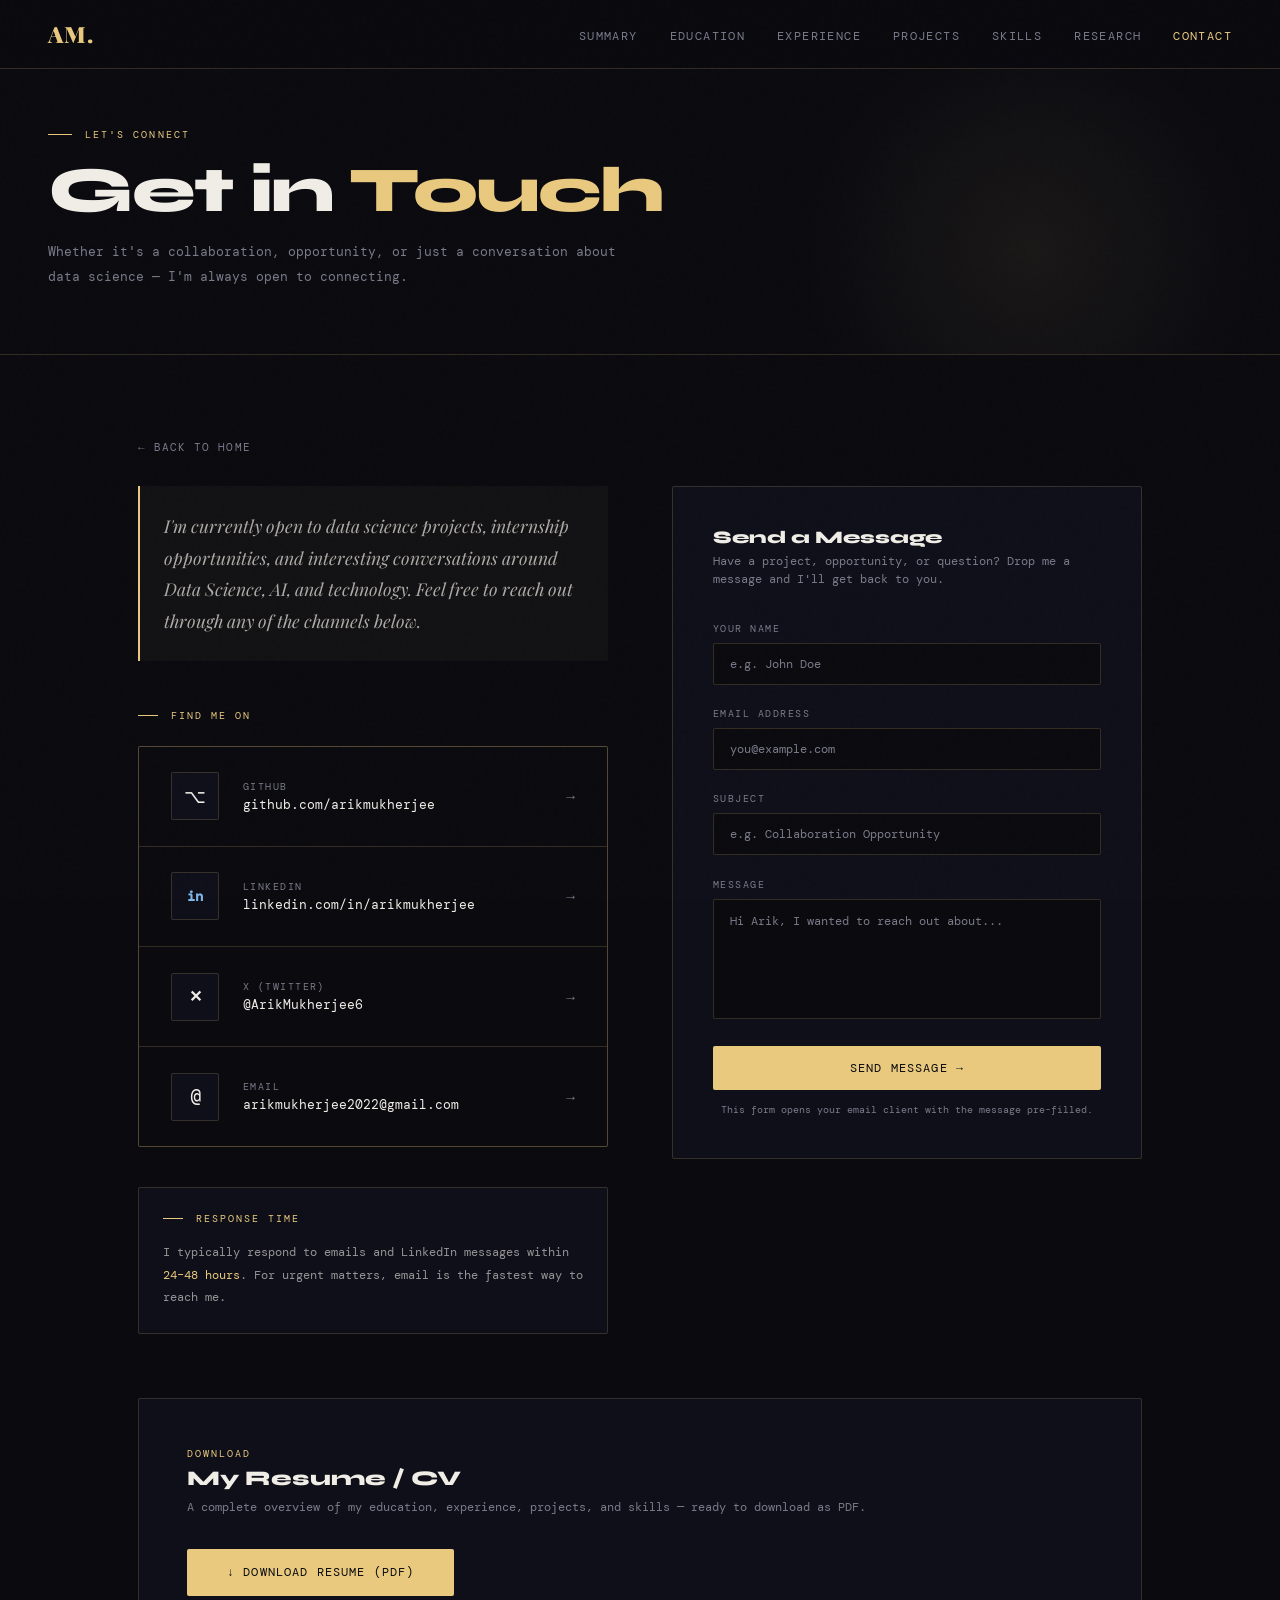
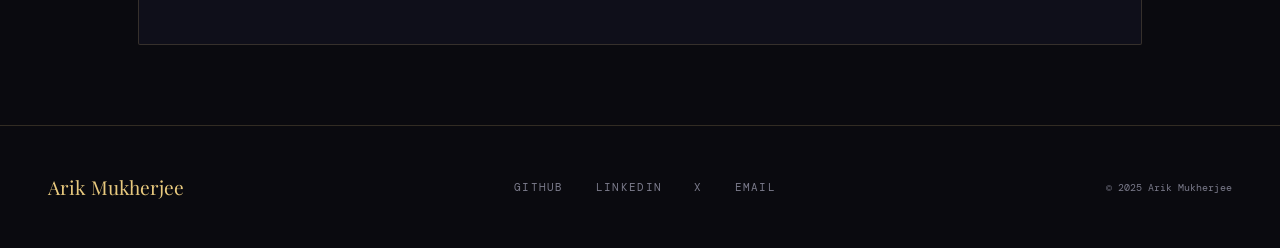
<file: contact.html>
<!DOCTYPE html>
<html lang="en">
<head>
<meta charset="UTF-8">
<meta name="viewport" content="width=device-width, initial-scale=1.0">
<title>Contact — Arik Mukherjee</title>
<link rel="preconnect" href="https://fonts.googleapis.com">
<link href="https://fonts.googleapis.com/css2?family=Playfair+Display:ital,wght@0,400;0,700;0,900;1,400&family=DM+Mono:wght@300;400;500&family=Syne:wght@400;600;700;800&display=swap" rel="stylesheet">
<link rel="stylesheet" href="shared.css">
<style>
  .contact-layout {
    display: grid; grid-template-columns: 1fr 1fr;
    gap: 4rem; align-items: start;
  }

  /* LEFT SIDE */
  .contact-left { }
  .contact-intro {
    font-family: 'Playfair Display', serif;
    font-size: 1.1rem; font-style: italic;
    line-height: 1.8; color: rgba(240,237,230,0.7);
    margin-bottom: 3rem;
    padding: 1.5rem; border-left: 2px solid var(--accent);
    background: rgba(232,201,126,0.03);
  }

  /* Contact cards */
  .contact-cards { display: flex; flex-direction: column; gap: 1px; background: var(--border); border: 1px solid var(--border); border-radius: 2px; overflow: hidden; }
  .contact-card {
    background: var(--bg); padding: 1.6rem 2rem;
    display: flex; align-items: center; gap: 1.5rem;
    text-decoration: none; color: var(--text);
    transition: all 0.3s;
  }
  .contact-card:hover { background: rgba(232,201,126,0.04); }
  .contact-card:hover .cc-arrow { transform: translateX(4px); }

  .cc-icon {
    width: 48px; height: 48px; border-radius: 2px;
    background: var(--bg2); border: 1px solid var(--border);
    display: flex; align-items: center; justify-content: center;
    font-size: 1.2rem; flex-shrink: 0; transition: all 0.3s;
  }
  .contact-card:hover .cc-icon { border-color: var(--accent); background: rgba(232,201,126,0.08); }

  .cc-body { flex: 1; min-width: 0; }
  .cc-platform { font-size: 0.6rem; letter-spacing: 0.15em; text-transform: uppercase; color: var(--muted); margin-bottom: 0.2rem; }
  .cc-handle { font-size: 0.82rem; color: var(--text); word-break: break-all; }
  .contact-card:hover .cc-handle { color: var(--accent); }

  .cc-arrow { font-size: 0.9rem; color: var(--muted); transition: transform 0.3s; }

  /* RIGHT SIDE — Contact Form */
  .contact-form-wrap {
    border: 1px solid var(--border); border-radius: 2px;
    padding: 2.5rem; background: var(--bg2);
    position: sticky; top: 6rem;
  }
  .form-title { font-family: 'Syne', sans-serif; font-size: 1.1rem; font-weight: 800; margin-bottom: 0.3rem; }
  .form-subtitle { font-size: 0.72rem; color: var(--muted); margin-bottom: 2rem; line-height: 1.6; }

  .form-group { margin-bottom: 1.4rem; }
  .form-label { display: block; font-size: 0.62rem; letter-spacing: 0.15em; text-transform: uppercase; color: var(--muted); margin-bottom: 0.5rem; }
  .form-input, .form-textarea {
    width: 100%; background: var(--bg); border: 1px solid var(--border);
    border-radius: 2px; padding: 0.75rem 1rem;
    font-family: 'DM Mono', monospace; font-size: 0.78rem;
    color: var(--text); transition: border-color 0.3s, box-shadow 0.3s;
    outline: none; resize: none;
  }
  .form-input:focus, .form-textarea:focus {
    border-color: rgba(232,201,126,0.5);
    box-shadow: 0 0 0 3px rgba(232,201,126,0.08);
  }
  .form-input::placeholder, .form-textarea::placeholder { color: var(--muted); }
  .form-textarea { min-height: 120px; line-height: 1.6; }
  .form-btn {
    width: 100%; padding: 0.9rem 2rem;
    background: var(--accent); color: var(--bg);
    border: none; border-radius: 2px;
    font-family: 'DM Mono', monospace; font-size: 0.72rem;
    letter-spacing: 0.1em; text-transform: uppercase;
    cursor: pointer; transition: all 0.3s;
  }
  .form-btn:hover { background: #f0d890; transform: translateY(-1px); box-shadow: 0 8px 24px rgba(232,201,126,0.25); }
  .form-btn:active { transform: translateY(0); }
  .form-note { font-size: 0.62rem; color: var(--muted); text-align: center; margin-top: 0.8rem; line-height: 1.5; }

  /* Success message */
  .form-success {
    display: none; text-align: center; padding: 2rem;
    border: 1px solid rgba(126,184,232,0.3); border-radius: 2px;
    background: rgba(126,184,232,0.05);
  }
  .form-success.visible { display: block; }
  .success-icon { font-size: 2.5rem; margin-bottom: 1rem; }
  .success-text { font-size: 0.82rem; color: var(--accent2); line-height: 1.7; }

  /* Resume section */
  .resume-section {
    margin-top: 4rem; padding: 3rem;
    border: 1px solid var(--border); border-radius: 2px;
    display: flex; align-items: center; justify-content: space-between;
    gap: 2rem; background: var(--bg2); flex-wrap: wrap;
  }
  .resume-left .label { font-size: 0.62rem; letter-spacing: 0.2em; text-transform: uppercase; color: var(--accent); margin-bottom: 0.4rem; }
  .resume-left .title { font-family: 'Syne', sans-serif; font-size: 1.3rem; font-weight: 800; }
  .resume-left .desc { font-size: 0.73rem; color: var(--muted); line-height: 1.7; margin-top: 0.4rem; }
  .resume-btn {
    display: inline-flex; align-items: center; gap: 0.6rem;
    padding: 1rem 2.5rem;
    background: var(--accent); color: var(--bg);
    border-radius: 2px; text-decoration: none;
    font-family: 'DM Mono', monospace; font-size: 0.72rem;
    letter-spacing: 0.1em; text-transform: uppercase;
    transition: all 0.3s; white-space: nowrap;
  }
  .resume-btn:hover { background: #f0d890; transform: translateY(-2px); box-shadow: 0 10px 30px rgba(232,201,126,0.3); }

  @media(max-width:900px) {
    .contact-layout { grid-template-columns: 1fr; }
    .contact-form-wrap { position: static; }
    .resume-section { flex-direction: column; align-items: flex-start; }
  }
</style>
</head>
<body>
<nav>
  <a href="index.html" class="nav-logo">AM.</a>
  <ul class="nav-links" id="navLinks">
    <li><a href="summary.html">Summary</a></li>
    <li><a href="education.html">Education</a></li>
    <li><a href="experience.html">Experience</a></li>
    <li><a href="projects.html">Projects</a></li>
    <li><a href="skills.html">Skills</a></li>
    <li><a href="publications.html">Research</a></li>
    <li><a href="contact.html" class="active">Contact</a></li>
  </ul>
  <button class="menu-btn" onclick="document.getElementById('navLinks').classList.toggle('open')">☰</button>
</nav>

<div class="page-hero">
  <p class="page-tag">Let's Connect</p>
  <h1 class="page-h1">Get in <span>Touch</span></h1>
  <p class="page-lead">Whether it's a collaboration, opportunity, or just a conversation about data science — I'm always open to connecting.</p>
</div>

<div class="content">
  <a href="index.html" class="back-link">← Back to Home</a>

  <div class="contact-layout">

    <!-- LEFT: Contact links -->
    <div class="contact-left">
      <div class="contact-intro">
        I'm currently open to data science projects, internship opportunities, and interesting conversations around Data Science, AI, and technology. Feel free to reach out through any of the channels below.
      </div>

      <div class="block-label">Find Me On</div>
      <div class="contact-cards">
        <a href="https://github.com/arikmukherjee" target="_blank" class="contact-card">
          <div class="cc-icon">⌥</div>
          <div class="cc-body">
            <div class="cc-platform">GitHub</div>
            <div class="cc-handle">github.com/arikmukherjee</div>
          </div>
          <span class="cc-arrow">→</span>
        </a>
        <a href="https://www.linkedin.com/in/arikmukherjee/" target="_blank" class="contact-card">
          <div class="cc-icon" style="font-size:0.9rem;font-weight:700;color:var(--accent2);">in</div>
          <div class="cc-body">
            <div class="cc-platform">LinkedIn</div>
            <div class="cc-handle">linkedin.com/in/arikmukherjee</div>
          </div>
          <span class="cc-arrow">→</span>
        </a>
        <a href="https://x.com/ArikMukherjee6" target="_blank" class="contact-card">
          <div class="cc-icon" style="font-size:1rem;font-weight:700;">✕</div>
          <div class="cc-body">
            <div class="cc-platform">X (Twitter)</div>
            <div class="cc-handle">@ArikMukherjee6</div>
          </div>
          <span class="cc-arrow">→</span>
        </a>
        <a href="mailto:arikmukherjee2022@gmail.com" class="contact-card">
          <div class="cc-icon">@</div>
          <div class="cc-body">
            <div class="cc-platform">Email</div>
            <div class="cc-handle">arikmukherjee2022@gmail.com</div>
          </div>
          <span class="cc-arrow">→</span>
        </a>
      </div>

      <div style="margin-top:2.5rem;padding:1.5rem;border:1px solid var(--border);border-radius:2px;background:var(--bg2);">
        <div class="block-label" style="margin-bottom:1rem;">Response Time</div>
        <div style="font-size:0.78rem;color:rgba(240,237,230,0.6);line-height:1.8;">
          I typically respond to emails and LinkedIn messages within <span style="color:var(--accent);">24–48 hours</span>. For urgent matters, email is the fastest way to reach me.
        </div>
      </div>
    </div>

    <!-- RIGHT: Contact form -->
    <div class="contact-form-wrap">
      <div class="form-title">Send a Message</div>
      <div class="form-subtitle">Have a project, opportunity, or question? Drop me a message and I'll get back to you.</div>

      <div id="contactForm">
        <div class="form-group">
          <label class="form-label" for="name">Your Name</label>
          <input class="form-input" type="text" id="name" placeholder="e.g. John Doe">
        </div>
        <div class="form-group">
          <label class="form-label" for="email">Email Address</label>
          <input class="form-input" type="email" id="email" placeholder="you@example.com">
        </div>
        <div class="form-group">
          <label class="form-label" for="subject">Subject</label>
          <input class="form-input" type="text" id="subject" placeholder="e.g. Collaboration Opportunity">
        </div>
        <div class="form-group">
          <label class="form-label" for="message">Message</label>
          <textarea class="form-textarea" id="message" placeholder="Hi Arik, I wanted to reach out about..."></textarea>
        </div>
        <button class="form-btn" onclick="handleSubmit()">Send Message →</button>
        <p class="form-note">This form opens your email client with the message pre-filled.</p>
      </div>

      <div class="form-success" id="successMsg">
        <div class="success-icon">✉️</div>
        <div class="success-text">Your email client should have opened with the message pre-filled. If not, please email directly at arikmukherjee2022@gmail.com</div>
        <button onclick="resetForm()" style="margin-top:1.2rem;background:none;border:1px solid var(--border);color:var(--muted);padding:0.5rem 1.2rem;border-radius:2px;cursor:pointer;font-family:'DM Mono',monospace;font-size:0.65rem;letter-spacing:0.1em;text-transform:uppercase;">Send Another</button>
      </div>
    </div>

  </div><!-- /contact-layout -->

  <!-- RESUME DOWNLOAD -->
  <div class="resume-section">
    <div class="resume-left">
      <div class="label">Download</div>
      <div class="title">My Resume / CV</div>
      <div class="desc">A complete overview of my education, experience, projects, and skills — ready to download as PDF.</div>
    </div>
    <a href="https://drive.google.com/open?id=1UHVugklV-_K7LTNLpMolSO-RqB8m6d4o&usp=drive_copy" download="Arik_Mukherjee_Resume.pdf" class="resume-btn">↓ Download Resume (PDF)</a>
  </div>

</div>

<footer>
  <div class="footer-brand">Arik Mukherjee</div>
  <div class="footer-links">
    <a href="https://github.com/arikmukherjee" target="_blank">GitHub</a>
    <a href="https://www.linkedin.com/in/arikmukherjee/" target="_blank">LinkedIn</a>
    <a href="https://x.com/ArikMukherjee6" target="_blank">X</a>
    <a href="mailto:arikmukherjee2022@gmail.com">Email</a>
  </div>
  <div class="footer-copy">© 2025 Arik Mukherjee</div>
</footer>

<script>
function handleSubmit() {
  const name = document.getElementById('name').value.trim();
  const email = document.getElementById('email').value.trim();
  const subject = document.getElementById('subject').value.trim() || 'Message from Portfolio';
  const message = document.getElementById('message').value.trim();

  if (!name || !email || !message) {
    alert('Please fill in your name, email, and message.');
    return;
  }

  const body = `Hi Arik,\n\n${message}\n\nBest regards,\n${name}\n${email}`;
  const mailtoLink = `mailto:arikmukherjee2022@gmail.com?subject=${encodeURIComponent(subject)}&body=${encodeURIComponent(body)}`;
  window.location.href = mailtoLink;

  document.getElementById('contactForm').style.display = 'none';
  document.getElementById('successMsg').classList.add('visible');
}

function resetForm() {
  document.getElementById('contactForm').style.display = 'block';
  document.getElementById('successMsg').classList.remove('visible');
  ['name','email','subject','message'].forEach(id => document.getElementById(id).value = '');
}
</script>
</body>
</html>
</file>
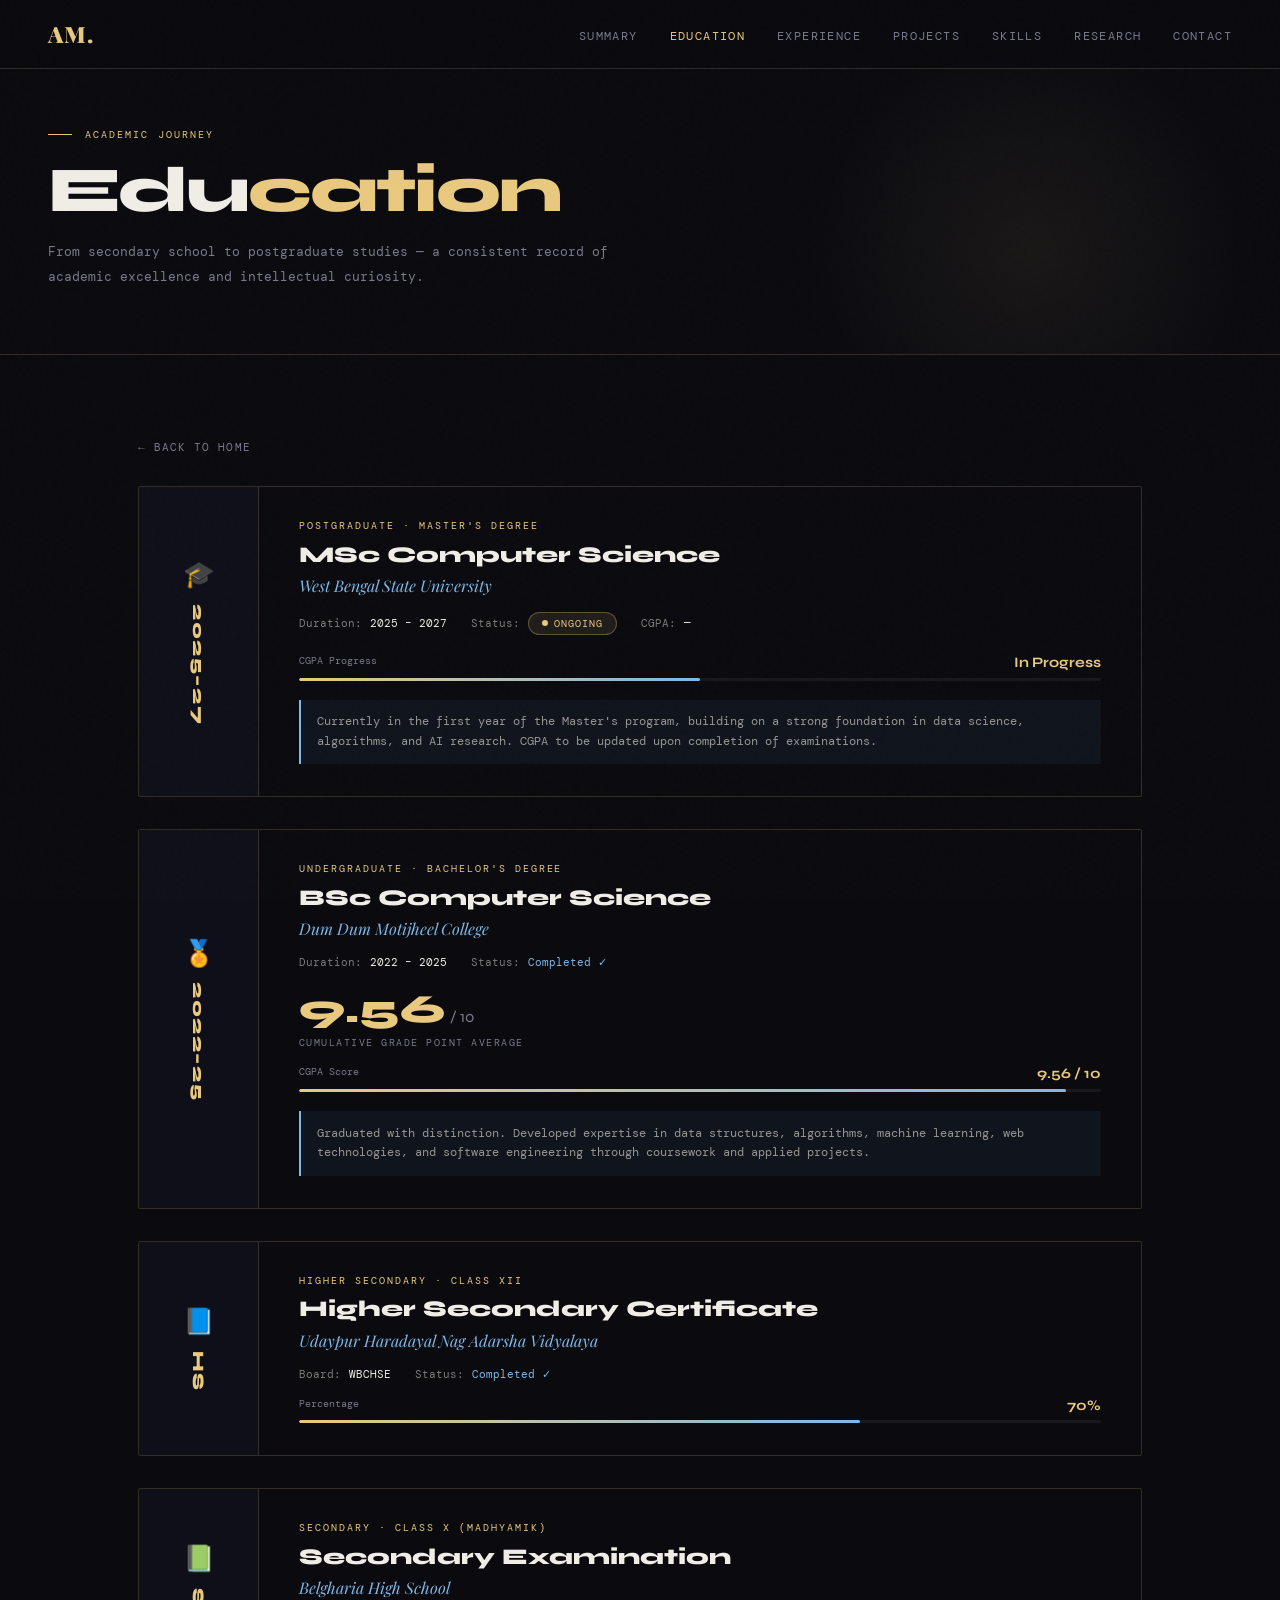
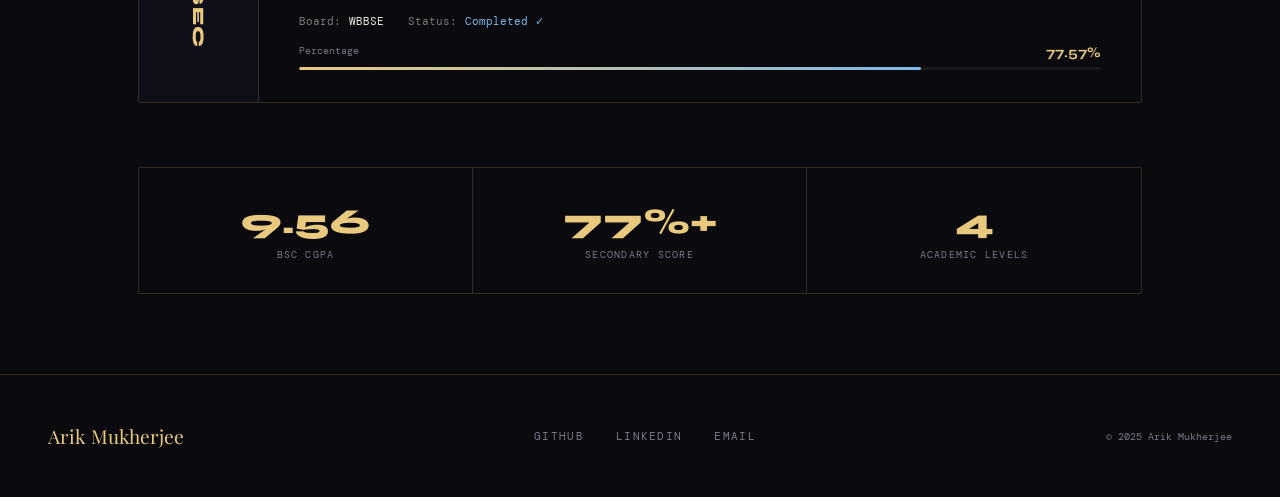
<file: education.html>
<!DOCTYPE html>
<html lang="en">
<head>
<meta charset="UTF-8">
<meta name="viewport" content="width=device-width, initial-scale=1.0">
<title>Education — Arik Mukherjee</title>
<link rel="preconnect" href="https://fonts.googleapis.com">
<link href="https://fonts.googleapis.com/css2?family=Playfair+Display:ital,wght@0,400;0,700;0,900;1,400&family=DM+Mono:wght@300;400;500&family=Syne:wght@400;600;700;800&display=swap" rel="stylesheet">
<link rel="stylesheet" href="shared.css">
<style>
  .edu-cards { display: flex; flex-direction: column; gap: 2rem; }

  .edu-card {
    display: grid; grid-template-columns: 120px 1fr;
    gap: 0; border: 1px solid var(--border); border-radius: 2px;
    overflow: hidden; transition: border-color 0.3s, background 0.3s;
    position: relative;
  }
  .edu-card::after {
    content: ''; position: absolute; bottom: 0; left: 0; height: 2px;
    width: 0; background: var(--accent); transition: width 0.5s;
  }
  .edu-card:hover { border-color: rgba(232,201,126,0.4); background: rgba(232,201,126,0.02); }
  .edu-card:hover::after { width: 100%; }

  .edu-year {
    background: var(--bg2); border-right: 1px solid var(--border);
    display: flex; flex-direction: column;
    align-items: center; justify-content: center;
    padding: 2rem 1rem; text-align: center;
  }
  .edu-year-num {
    font-family: 'Syne', sans-serif; font-size: 1rem; font-weight: 800;
    color: var(--accent); writing-mode: vertical-rl;
    text-orientation: mixed; letter-spacing: 0.1em;
  }
  .edu-year-icon { font-size: 1.6rem; margin-bottom: 0.8rem; }

  .edu-body { padding: 2rem 2.5rem; }
  .edu-level {
    font-size: 0.62rem; letter-spacing: 0.2em; text-transform: uppercase;
    color: var(--accent); margin-bottom: 0.6rem;
  }
  .edu-degree {
    font-family: 'Syne', sans-serif; font-size: 1.4rem; font-weight: 800;
    line-height: 1.2; margin-bottom: 0.4rem;
  }
  .edu-institution {
    font-family: 'Playfair Display', serif; font-style: italic;
    font-size: 1rem; color: var(--accent2); margin-bottom: 1rem;
  }
  .edu-meta { display: flex; gap: 1.5rem; flex-wrap: wrap; margin-bottom: 1rem; }
  .edu-meta-item {
    display: flex; align-items: center; gap: 0.5rem;
    font-size: 0.7rem; color: var(--muted);
  }
  .edu-meta-item .label { color: rgba(240,237,230,0.5); }
  .edu-meta-item .value { color: var(--text); }

  .score-bar-wrap { margin-top: 1.2rem; }
  .score-label { display: flex; justify-content: space-between; margin-bottom: 0.4rem; font-size: 0.65rem; color: var(--muted); }
  .score-label .val { color: var(--accent); font-family: 'Syne', sans-serif; font-weight: 700; font-size: 0.9rem; }
  .score-track { height: 3px; background: rgba(255,255,255,0.06); border-radius: 2px; overflow: hidden; }
  .score-fill { height: 100%; background: linear-gradient(90deg, var(--accent), var(--accent2)); border-radius: 2px; transition: width 1.2s ease; width: 0; }

  .edu-note {
    margin-top: 1.2rem; padding: 0.8rem 1rem;
    background: rgba(126,184,232,0.06); border-left: 2px solid var(--accent2);
    font-size: 0.72rem; color: rgba(240,237,230,0.6); line-height: 1.7;
  }
  .ongoing-badge {
    display: inline-flex; align-items: center; gap: 0.4rem;
    padding: 0.25rem 0.8rem;
    background: rgba(232,201,126,0.1); border: 1px solid rgba(232,201,126,0.3);
    border-radius: 20px; font-size: 0.62rem; color: var(--accent);
    letter-spacing: 0.1em; text-transform: uppercase;
  }
  .ongoing-dot {
    width: 6px; height: 6px; border-radius: 50%; background: var(--accent);
    animation: pulse 1.5s ease-in-out infinite;
  }
  @keyframes pulse { 0%,100%{opacity:1;transform:scale(1)} 50%{opacity:0.4;transform:scale(0.7)} }

  .cgpa-display {
    display: inline-flex; align-items: baseline; gap: 0.3rem;
    font-family: 'Syne', sans-serif;
  }
  .cgpa-num { font-size: 2.5rem; font-weight: 800; color: var(--accent); }
  .cgpa-denom { font-size: 1rem; color: var(--muted); }
  .cgpa-label { font-size: 0.62rem; letter-spacing: 0.15em; text-transform: uppercase; color: var(--muted); margin-top: 0.2rem; }

  .stats-row {
    display: grid; grid-template-columns: repeat(3, 1fr);
    gap: 0; border: 1px solid var(--border); border-radius: 2px;
    overflow: hidden; margin-top: 4rem;
  }
  .stats-cell {
    padding: 2rem; text-align: center;
    border-right: 1px solid var(--border);
  }
  .stats-cell:last-child { border-right: none; }
  .stats-cell .big { font-family: 'Syne', sans-serif; font-size: 2.2rem; font-weight: 800; color: var(--accent); }
  .stats-cell .small { font-size: 0.65rem; color: var(--muted); letter-spacing: 0.12em; text-transform: uppercase; margin-top: 0.3rem; }

  @media(max-width:700px) {
    .edu-card { grid-template-columns: 1fr; }
    .edu-year { flex-direction: row; border-right: none; border-bottom: 1px solid var(--border); padding: 1rem 1.5rem; writing-mode: initial; }
    .edu-year-num { writing-mode: initial; font-size: 0.75rem; }
    .edu-body { padding: 1.5rem; }
    .stats-row { grid-template-columns: 1fr; }
    .stats-cell { border-right: none; border-bottom: 1px solid var(--border); }
    .stats-cell:last-child { border-bottom: none; }
  }
</style>
</head>
<body>
<nav>
  <a href="index.html" class="nav-logo">AM.</a>
  <ul class="nav-links" id="navLinks">
    <li><a href="summary.html">Summary</a></li>
    <li><a href="education.html" class="active">Education</a></li>
    <li><a href="experience.html">Experience</a></li>
    <li><a href="projects.html">Projects</a></li>
    <li><a href="skills.html">Skills</a></li>
    <li><a href="publications.html">Research</a></li>
    <li><a href="contact.html">Contact</a></li>
  </ul>
  <button class="menu-btn" onclick="document.getElementById('navLinks').classList.toggle('open')">☰</button>
</nav>

<div class="page-hero">
  <p class="page-tag">Academic Journey</p>
  <h1 class="page-h1">Edu<span>cation</span></h1>
  <p class="page-lead">From secondary school to postgraduate studies — a consistent record of academic excellence and intellectual curiosity.</p>
</div>

<div class="content">
  <a href="index.html" class="back-link">← Back to Home</a>

  <div class="edu-cards">

    <!-- MSc -->
    <div class="edu-card">
      <div class="edu-year">
        <div class="edu-year-icon">🎓</div>
        <div class="edu-year-num">2025–27</div>
      </div>
      <div class="edu-body">
        <div class="edu-level">Postgraduate · Master's Degree</div>
        <div class="edu-degree">MSc Computer Science</div>
        <div class="edu-institution">West Bengal State University</div>
        <div class="edu-meta">
          <div class="edu-meta-item"><span class="label">Duration:</span><span class="value">2025 – 2027</span></div>
          <div class="edu-meta-item"><span class="label">Status:</span><span class="ongoing-badge"><span class="ongoing-dot"></span>Ongoing</span></div>
          <div class="edu-meta-item"><span class="label">CGPA:</span><span class="value">—</span></div>
        </div>
        <div class="score-bar-wrap">
          <div class="score-label"><span>CGPA Progress</span><span class="val">In Progress</span></div>
          <div class="score-track"><div class="score-fill" data-width="50"></div></div>
        </div>
        <div class="edu-note">Currently in the first year of the Master's program, building on a strong foundation in data science, algorithms, and AI research. CGPA to be updated upon completion of examinations.</div>
      </div>
    </div>

    <!-- BSc -->
    <div class="edu-card">
      <div class="edu-year">
        <div class="edu-year-icon">🏅</div>
        <div class="edu-year-num">2022–25</div>
      </div>
      <div class="edu-body">
        <div class="edu-level">Undergraduate · Bachelor's Degree</div>
        <div class="edu-degree">BSc Computer Science</div>
        <div class="edu-institution">Dum Dum Motijheel College</div>
        <div class="edu-meta">
          <div class="edu-meta-item"><span class="label">Duration:</span><span class="value">2022 – 2025</span></div>
          <div class="edu-meta-item"><span class="label">Status:</span><span class="value" style="color:var(--accent2)">Completed ✓</span></div>
        </div>
        <div style="margin-top:1rem;">
          <div class="cgpa-display"><span class="cgpa-num">9.56</span><span class="cgpa-denom">/ 10</span></div>
          <div class="cgpa-label">Cumulative Grade Point Average</div>
        </div>
        <div class="score-bar-wrap" style="margin-top:1rem;">
          <div class="score-label"><span>CGPA Score</span><span class="val">9.56 / 10</span></div>
          <div class="score-track"><div class="score-fill" data-width="95.6"></div></div>
        </div>
        <div class="edu-note">Graduated with distinction. Developed expertise in data structures, algorithms, machine learning, web technologies, and software engineering through coursework and applied projects.</div>
      </div>
    </div>

    <!-- Higher Secondary -->
    <div class="edu-card">
      <div class="edu-year">
        <div class="edu-year-icon">📘</div>
        <div class="edu-year-num">HS</div>
      </div>
      <div class="edu-body">
        <div class="edu-level">Higher Secondary · Class XII</div>
        <div class="edu-degree">Higher Secondary Certificate</div>
        <div class="edu-institution">Udaypur Haradayal Nag Adarsha Vidyalaya</div>
        <div class="edu-meta">
          <div class="edu-meta-item"><span class="label">Board:</span><span class="value">WBCHSE</span></div>
          <div class="edu-meta-item"><span class="label">Status:</span><span class="value" style="color:var(--accent2)">Completed ✓</span></div>
        </div>
        <div class="score-bar-wrap" style="margin-top:1rem;">
          <div class="score-label"><span>Percentage</span><span class="val">70%</span></div>
          <div class="score-track"><div class="score-fill" data-width="70"></div></div>
        </div>
      </div>
    </div>

    <!-- Secondary -->
    <div class="edu-card">
      <div class="edu-year">
        <div class="edu-year-icon">📗</div>
        <div class="edu-year-num">SEC</div>
      </div>
      <div class="edu-body">
        <div class="edu-level">Secondary · Class X (Madhyamik)</div>
        <div class="edu-degree">Secondary Examination</div>
        <div class="edu-institution">Belgharia High School</div>
        <div class="edu-meta">
          <div class="edu-meta-item"><span class="label">Board:</span><span class="value">WBBSE</span></div>
          <div class="edu-meta-item"><span class="label">Status:</span><span class="value" style="color:var(--accent2)">Completed ✓</span></div>
        </div>
        <div class="score-bar-wrap" style="margin-top:1rem;">
          <div class="score-label"><span>Percentage</span><span class="val">77.57%</span></div>
          <div class="score-track"><div class="score-fill" data-width="77.57"></div></div>
        </div>
      </div>
    </div>

  </div><!-- /edu-cards -->

  <!-- STATS ROW -->
  <div class="stats-row">
    <div class="stats-cell">
      <div class="big">9.56</div>
      <div class="small">BSc CGPA</div>
    </div>
    <div class="stats-cell">
      <div class="big">77%+</div>
      <div class="small">Secondary Score</div>
    </div>
    <div class="stats-cell">
      <div class="big">4</div>
      <div class="small">Academic Levels</div>
    </div>
  </div>

</div><!-- /content -->

<footer>
  <div class="footer-brand">Arik Mukherjee</div>
  <div class="footer-links">
    <a href="https://github.com/arikmukherjee" target="_blank">GitHub</a>
    <a href="https://www.linkedin.com/in/arikmukherjee/" target="_blank">LinkedIn</a>
    <a href="mailto:arikmukherjee2022@gmail.com">Email</a>
  </div>
  <div class="footer-copy">© 2025 Arik Mukherjee</div>
</footer>

<script>
  // Animate score bars on scroll
  const fills = document.querySelectorAll('.score-fill');
  const observer = new IntersectionObserver(entries => {
    entries.forEach(e => {
      if (e.isIntersecting) {
        const w = e.target.dataset.width;
        e.target.style.width = w + '%';
        observer.unobserve(e.target);
      }
    });
  }, { threshold: 0.3 });
  fills.forEach(f => observer.observe(f));
</script>
</body>
</html>
</file>
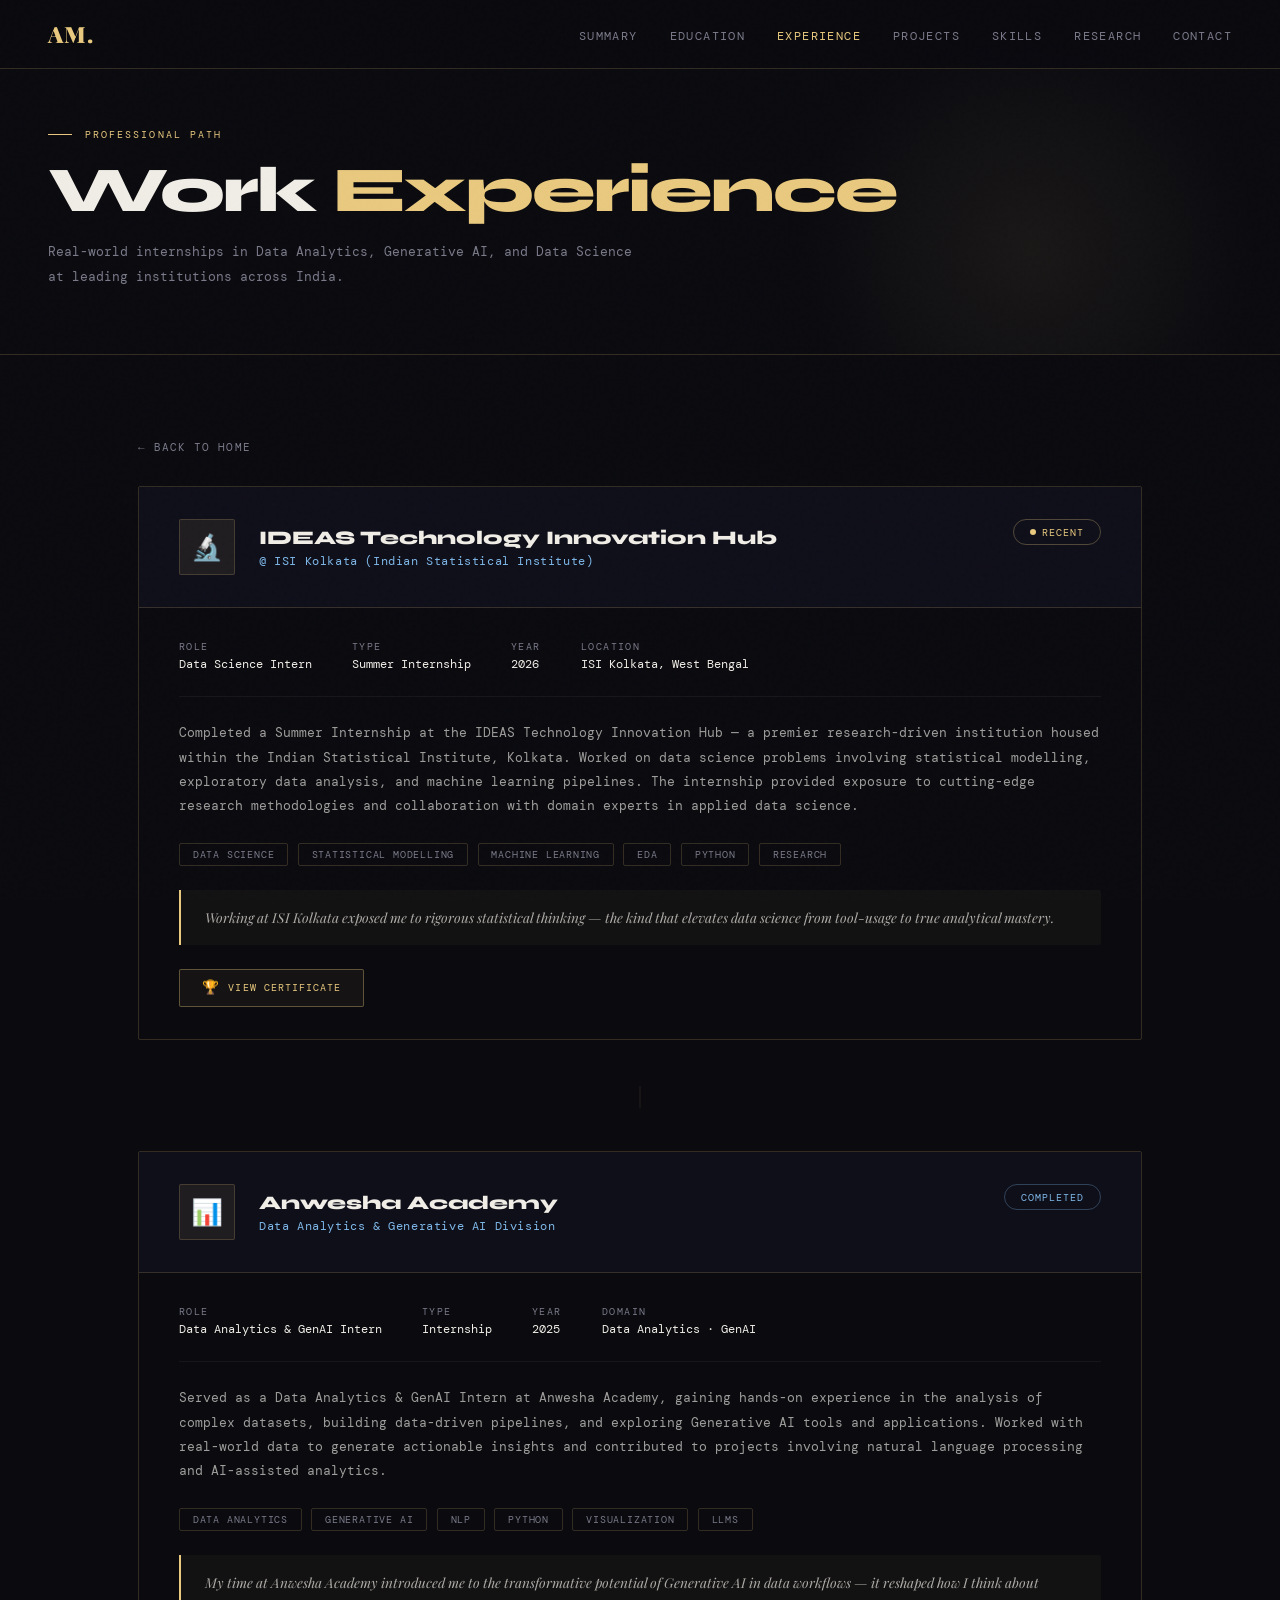
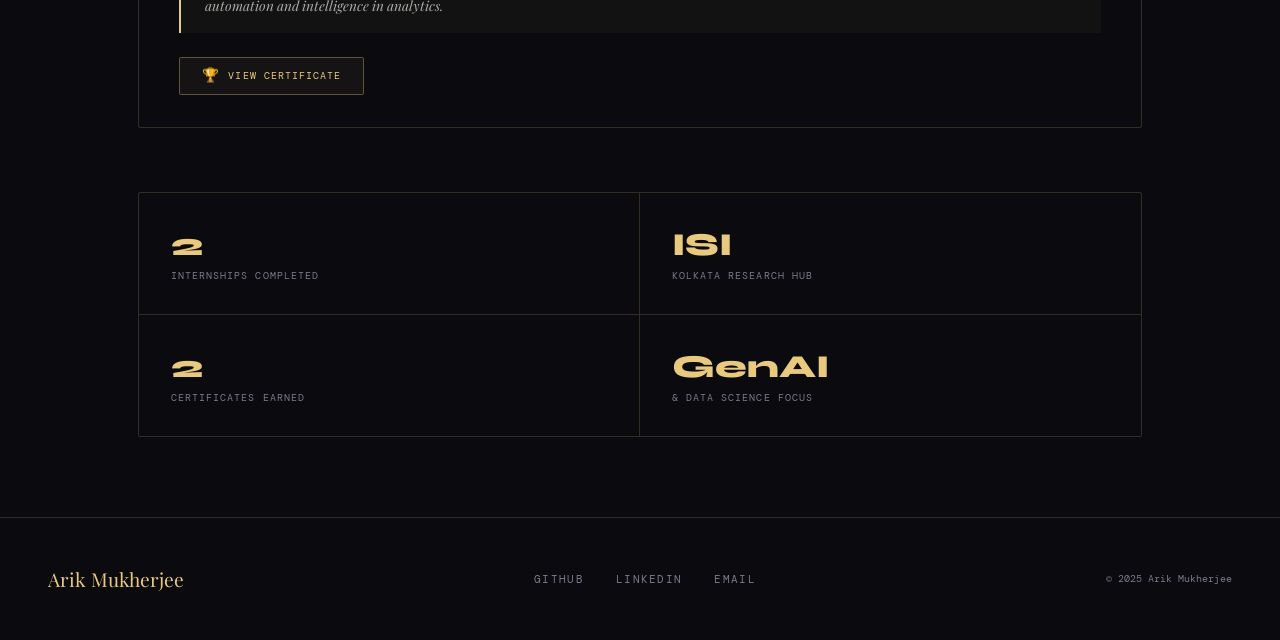
<file: experience.html>
<!DOCTYPE html>
<html lang="en">
<head>
<meta charset="UTF-8">
<meta name="viewport" content="width=device-width, initial-scale=1.0">
<title>Experience — Arik Mukherjee</title>
<link rel="preconnect" href="https://fonts.googleapis.com">
<link href="https://fonts.googleapis.com/css2?family=Playfair+Display:ital,wght@0,400;0,700;0,900;1,400&family=DM+Mono:wght@300;400;500&family=Syne:wght@400;600;700;800&display=swap" rel="stylesheet">
<link rel="stylesheet" href="shared.css">
<style>
  .exp-grid { display: flex; flex-direction: column; gap: 2.5rem; }

  .exp-card {
    border: 1px solid var(--border); border-radius: 2px;
    overflow: hidden; transition: border-color 0.3s;
    position: relative;
  }
  .exp-card:hover { border-color: rgba(232,201,126,0.4); }
  .exp-card::before {
    content: ''; position: absolute; left: 0; top: 0; bottom: 0; width: 3px;
    background: linear-gradient(to bottom, var(--accent), var(--accent2));
    opacity: 0; transition: opacity 0.3s;
  }
  .exp-card:hover::before { opacity: 1; }

  .exp-header {
    display: grid; grid-template-columns: auto 1fr auto;
    gap: 1.5rem; align-items: center;
    padding: 2rem 2.5rem;
    border-bottom: 1px solid var(--border);
    background: var(--bg2);
  }
  .exp-logo {
    width: 56px; height: 56px; border-radius: 2px;
    background: rgba(232,201,126,0.08); border: 1px solid var(--border);
    display: flex; align-items: center; justify-content: center;
    font-size: 1.6rem; flex-shrink: 0;
  }
  .exp-org { font-family: 'Syne', sans-serif; font-size: 1.2rem; font-weight: 800; }
  .exp-role { font-size: 0.75rem; color: var(--accent2); margin-top: 0.25rem; letter-spacing: 0.05em; }
  .exp-badge {
    display: inline-flex; align-items: center; gap: 0.4rem;
    padding: 0.35rem 1rem;
    border: 1px solid rgba(232,201,126,0.3);
    border-radius: 20px; font-size: 0.62rem; color: var(--accent);
    letter-spacing: 0.1em; text-transform: uppercase;
    white-space: nowrap; align-self: flex-start;
  }

  .exp-body { padding: 2rem 2.5rem; }
  .exp-meta-row {
    display: flex; gap: 2.5rem; flex-wrap: wrap;
    padding-bottom: 1.5rem; margin-bottom: 1.5rem;
    border-bottom: 1px solid rgba(255,255,255,0.05);
  }
  .exp-meta-item { display: flex; flex-direction: column; gap: 0.2rem; }
  .exp-meta-label { font-size: 0.6rem; letter-spacing: 0.15em; text-transform: uppercase; color: var(--muted); }
  .exp-meta-value { font-size: 0.78rem; color: var(--text); }

  .exp-desc { font-size: 0.8rem; line-height: 1.9; color: rgba(240,237,230,0.65); margin-bottom: 1.5rem; }

  .exp-tags { display: flex; gap: 0.6rem; flex-wrap: wrap; margin-bottom: 1.5rem; }
  .exp-tag {
    padding: 0.25rem 0.8rem; border: 1px solid var(--border);
    border-radius: 2px; font-size: 0.62rem; letter-spacing: 0.08em;
    color: var(--muted); text-transform: uppercase;
  }

  .exp-links { display: flex; gap: 0.8rem; flex-wrap: wrap; }

  .cert-link {
    display: inline-flex; align-items: center; gap: 0.5rem;
    padding: 0.6rem 1.4rem;
    border: 1px solid rgba(232,201,126,0.35); border-radius: 2px;
    font-size: 0.65rem; letter-spacing: 0.1em; text-transform: uppercase;
    text-decoration: none; color: var(--accent);
    transition: all 0.3s; background: rgba(232,201,126,0.05);
  }
  .cert-link:hover { background: rgba(232,201,126,0.12); }
  .cert-link .icon { font-size: 0.85rem; }

  /* Timeline connector between cards */
  .timeline-connector {
    display: flex; align-items: center; justify-content: center;
    color: var(--border); font-size: 1.2rem; padding: 0.2rem 0;
    opacity: 0.5;
  }

  /* Quote callout */
  .exp-quote {
    margin-top: 1.5rem; padding: 1rem 1.5rem;
    border-left: 2px solid var(--accent);
    background: rgba(232,201,126,0.04);
    border-radius: 0 2px 2px 0;
  }
  .exp-quote p { font-family: 'Playfair Display', serif; font-style: italic; font-size: 0.85rem; color: rgba(240,237,230,0.7); line-height: 1.7; }

  .highlight-stat-row {
    display: grid; grid-template-columns: repeat(2, 1fr);
    gap: 0; border: 1px solid var(--border); border-radius: 2px;
    overflow: hidden; margin-top: 4rem;
  }
  .hs-cell {
    padding: 2rem; border-right: 1px solid var(--border);
    border-bottom: 1px solid var(--border);
  }
  .hs-cell:nth-child(2n) { border-right: none; }
  .hs-cell:nth-child(3), .hs-cell:nth-child(4) { border-bottom: none; }
  .hs-num { font-family: 'Syne', sans-serif; font-size: 2rem; font-weight: 800; color: var(--accent); }
  .hs-label { font-size: 0.65rem; color: var(--muted); letter-spacing: 0.1em; text-transform: uppercase; margin-top: 0.3rem; }

  @media(max-width:700px) {
    .exp-header { grid-template-columns: auto 1fr; }
    .exp-badge { grid-column: 1/-1; align-self: auto; }
    .exp-body { padding: 1.5rem; }
    .exp-header { padding: 1.5rem; }
    .highlight-stat-row { grid-template-columns: 1fr; }
    .hs-cell { border-right: none !important; }
    .hs-cell:last-child { border-bottom: none; }
  }
</style>
</head>
<body>
<nav>
  <a href="index.html" class="nav-logo">AM.</a>
  <ul class="nav-links" id="navLinks">
    <li><a href="summary.html">Summary</a></li>
    <li><a href="education.html">Education</a></li>
    <li><a href="experience.html" class="active">Experience</a></li>
    <li><a href="projects.html">Projects</a></li>
    <li><a href="skills.html">Skills</a></li>
    <li><a href="publications.html">Research</a></li>
    <li><a href="contact.html">Contact</a></li>
  </ul>
  <button class="menu-btn" onclick="document.getElementById('navLinks').classList.toggle('open')">☰</button>
</nav>

<div class="page-hero">
  <p class="page-tag">Professional Path</p>
  <h1 class="page-h1">Work <span>Experience</span></h1>
  <p class="page-lead">Real-world internships in Data Analytics, Generative AI, and Data Science at leading institutions across India.</p>
</div>

<div class="content">
  <a href="index.html" class="back-link">← Back to Home</a>
  <div class="exp-grid">

    <!-- Internship 2: ISI Kolkata -->
    <div class="exp-card">
      <div class="exp-header">
        <div class="exp-logo">🔬</div>
        <div>
          <div class="exp-org">IDEAS Technology Innovation Hub</div>
          <div class="exp-role">@ ISI Kolkata (Indian Statistical Institute)</div>
        </div>
        <div class="exp-badge">
          <span style="width:6px;height:6px;border-radius:50%;background:var(--accent);display:inline-block;animation:pulse 1.5s ease-in-out infinite;"></span>
          Recent
        </div>
      </div>
      <div class="exp-body">
        <div class="exp-meta-row">
          <div class="exp-meta-item">
            <span class="exp-meta-label">Role</span>
            <span class="exp-meta-value">Data Science Intern</span>
          </div>
          <div class="exp-meta-item">
            <span class="exp-meta-label">Type</span>
            <span class="exp-meta-value">Summer Internship</span>
          </div>
          <div class="exp-meta-item">
            <span class="exp-meta-label">Year</span>
            <span class="exp-meta-value">2026</span>
          </div>
          <div class="exp-meta-item">
            <span class="exp-meta-label">Location</span>
            <span class="exp-meta-value">ISI Kolkata, West Bengal</span>
          </div>
        </div>
        <p class="exp-desc">
          Completed a Summer Internship at the IDEAS Technology Innovation Hub — a premier research-driven institution housed within the Indian Statistical Institute, Kolkata. Worked on data science problems involving statistical modelling, exploratory data analysis, and machine learning pipelines. The internship provided exposure to cutting-edge research methodologies and collaboration with domain experts in applied data science.
        </p>
        <div class="exp-tags">
          <span class="exp-tag">Data Science</span>
          <span class="exp-tag">Statistical Modelling</span>
          <span class="exp-tag">Machine Learning</span>
          <span class="exp-tag">EDA</span>
          <span class="exp-tag">Python</span>
          <span class="exp-tag">Research</span>
        </div>
        <div class="exp-quote">
          <p>Working at ISI Kolkata exposed me to rigorous statistical thinking — the kind that elevates data science from tool-usage to true analytical mastery.</p>
        </div>
        <div class="exp-links" style="margin-top:1.5rem;">
          <a href="#" class="cert-link"><span class="icon">🏆</span> View Certificate</a>
        </div>
      </div>
    </div>

    <div class="timeline-connector">│</div>

    <!-- Internship 1: Anwesha Academy -->
    <div class="exp-card">
      <div class="exp-header">
        <div class="exp-logo">📊</div>
        <div>
          <div class="exp-org">Anwesha Academy</div>
          <div class="exp-role">Data Analytics & Generative AI Division</div>
        </div>
        <div class="exp-badge" style="border-color:rgba(126,184,232,0.3);color:var(--accent2);">
          Completed
        </div>
      </div>
      <div class="exp-body">
        <div class="exp-meta-row">
          <div class="exp-meta-item">
            <span class="exp-meta-label">Role</span>
            <span class="exp-meta-value">Data Analytics & GenAI Intern</span>
          </div>
          <div class="exp-meta-item">
            <span class="exp-meta-label">Type</span>
            <span class="exp-meta-value">Internship</span>
          </div>
          <div class="exp-meta-item">
            <span class="exp-meta-label">Year</span>
            <span class="exp-meta-value">2025</span>
          </div>
          <div class="exp-meta-item">
            <span class="exp-meta-label">Domain</span>
            <span class="exp-meta-value">Data Analytics · GenAI</span>
          </div>
        </div>
        <p class="exp-desc">
          Served as a Data Analytics &amp; GenAI Intern at Anwesha Academy, gaining hands-on experience in the analysis of complex datasets, building data-driven pipelines, and exploring Generative AI tools and applications. Worked with real-world data to generate actionable insights and contributed to projects involving natural language processing and AI-assisted analytics.
        </p>
        <div class="exp-tags">
          <span class="exp-tag">Data Analytics</span>
          <span class="exp-tag">Generative AI</span>
          <span class="exp-tag">NLP</span>
          <span class="exp-tag">Python</span>
          <span class="exp-tag">Visualization</span>
          <span class="exp-tag">LLMs</span>
        </div>
        <div class="exp-quote">
          <p>My time at Anwesha Academy introduced me to the transformative potential of Generative AI in data workflows — it reshaped how I think about automation and intelligence in analytics.</p>
        </div>
        <div class="exp-links" style="margin-top:1.5rem;">
          <a href="#" class="cert-link"><span class="icon">🏆</span> View Certificate</a>
        </div>
      </div>
    </div>

  </div><!-- /exp-grid -->

  <div class="highlight-stat-row">
    <div class="hs-cell">
      <div class="hs-num">2</div>
      <div class="hs-label">Internships Completed</div>
    </div>
    <div class="hs-cell">
      <div class="hs-num">ISI</div>
      <div class="hs-label">Kolkata Research Hub</div>
    </div>
    <div class="hs-cell">
      <div class="hs-num">2</div>
      <div class="hs-label">Certificates Earned</div>
    </div>
    <div class="hs-cell">
      <div class="hs-num">GenAI</div>
      <div class="hs-label">& Data Science Focus</div>
    </div>
  </div>

</div>

<footer>
  <div class="footer-brand">Arik Mukherjee</div>
  <div class="footer-links">
    <a href="https://github.com/arikmukherjee" target="_blank">GitHub</a>
    <a href="https://www.linkedin.com/in/arikmukherjee/" target="_blank">LinkedIn</a>
    <a href="mailto:arikmukherjee2022@gmail.com">Email</a>
  </div>
  <div class="footer-copy">© 2025 Arik Mukherjee</div>
</footer>
<style>@keyframes pulse{0%,100%{opacity:1;transform:scale(1)}50%{opacity:0.4;transform:scale(0.7)}}</style>
</body>
</html>
</file>
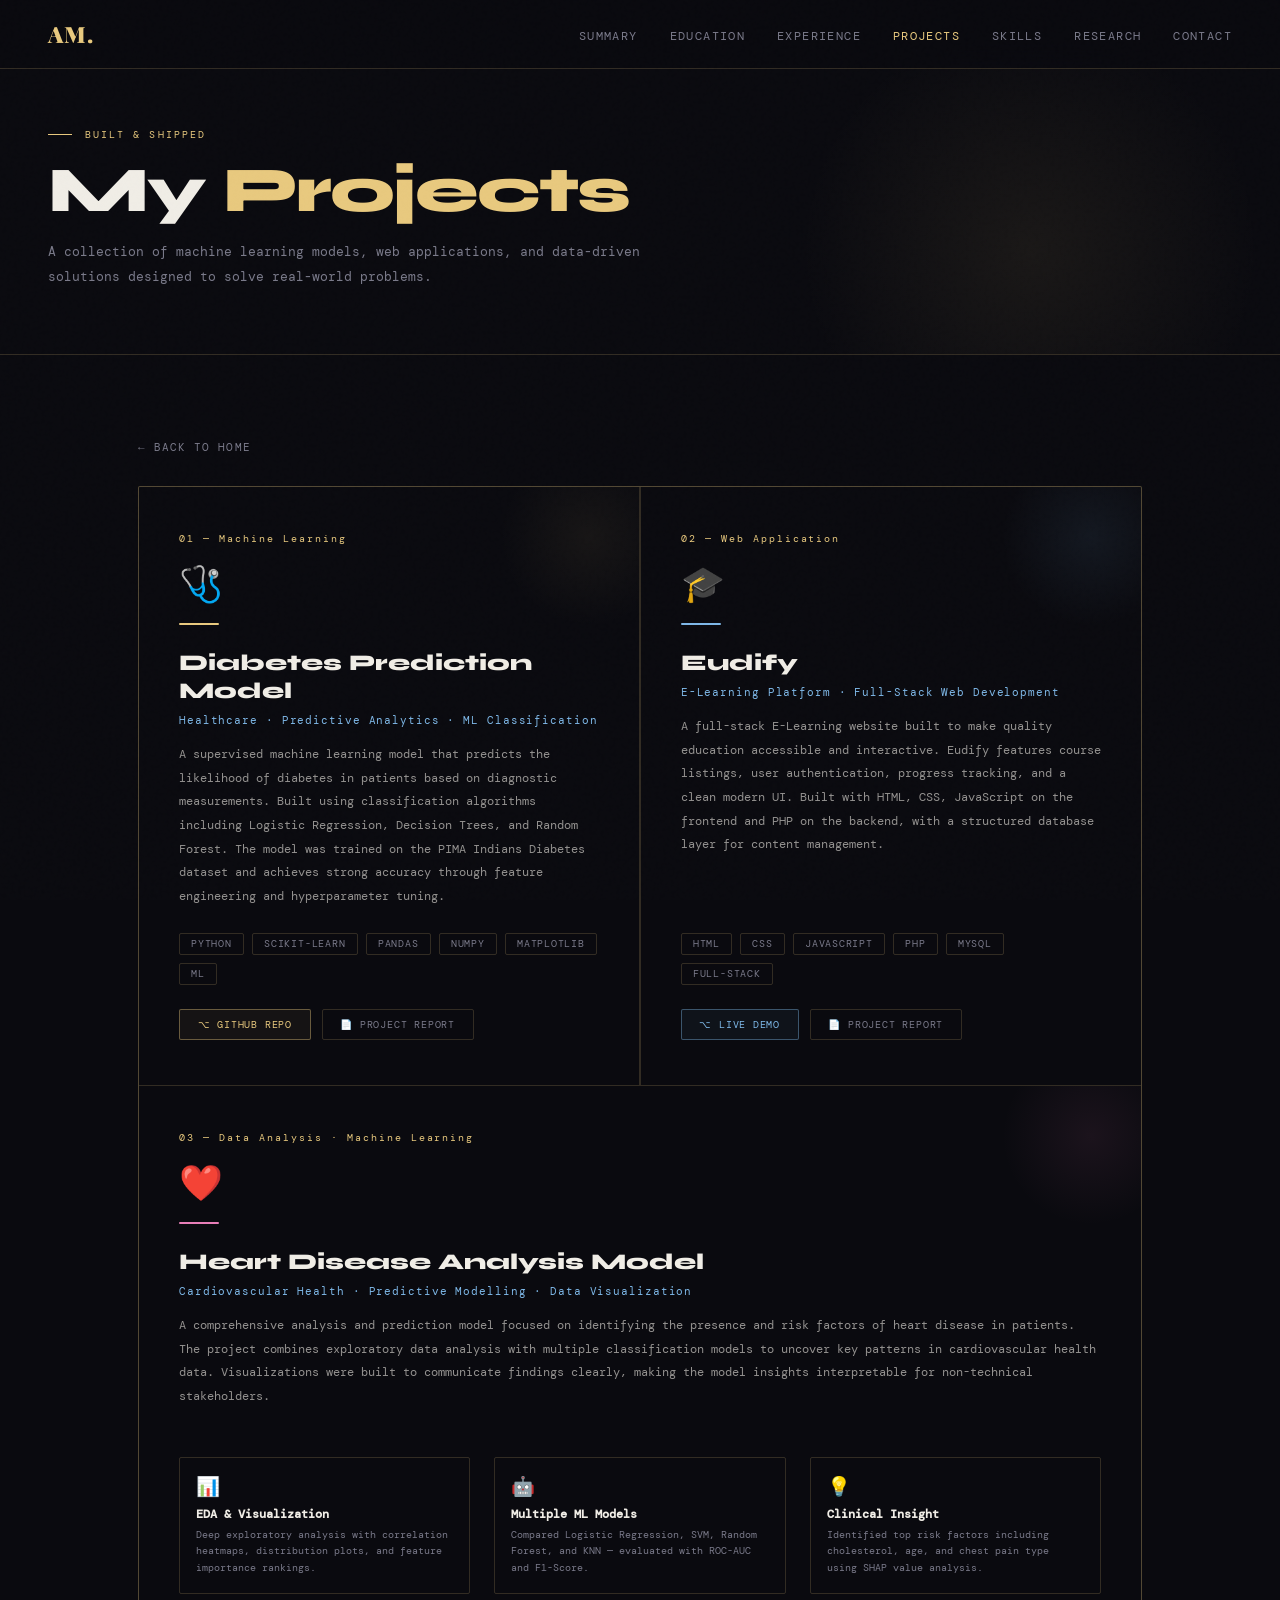
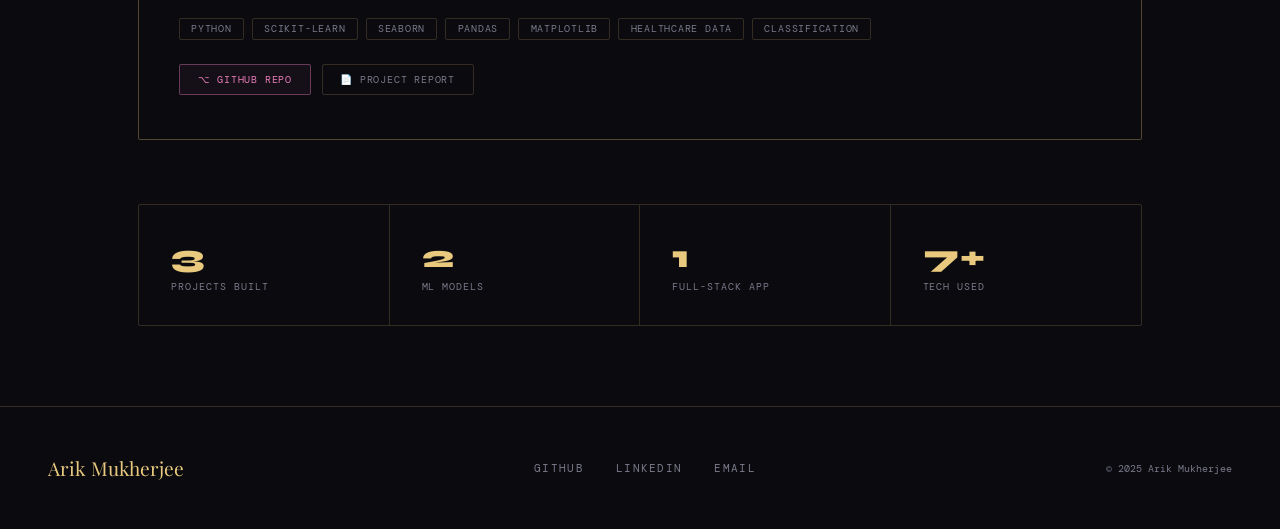
<file: projects.html>
<!DOCTYPE html>
<html lang="en">
<head>
<meta charset="UTF-8">
<meta name="viewport" content="width=device-width, initial-scale=1.0">
<title>Projects — Arik Mukherjee</title>
<link rel="preconnect" href="https://fonts.googleapis.com">
<link href="https://fonts.googleapis.com/css2?family=Playfair+Display:ital,wght@0,400;0,700;0,900;1,400&family=DM+Mono:wght@300;400;500&family=Syne:wght@400;600;700;800&display=swap" rel="stylesheet">
<link rel="stylesheet" href="shared.css">
<style>
  .projects-grid {
    display: grid; grid-template-columns: 1fr 1fr;
    gap: 1.5px; background: var(--border);
    border: 1px solid var(--border); border-radius: 2px;
    overflow: hidden; margin-bottom: 4rem;
  }
  .project-card {
    background: var(--bg); padding: 2.8rem 2.5rem;
    position: relative; overflow: hidden;
    transition: background 0.3s;
    display: flex; flex-direction: column;
  }
  .project-card:hover { background: rgba(232,201,126,0.03); }
  .project-card::before {
    content: ''; position: absolute;
    top: -40px; right: -40px;
    width: 180px; height: 180px; border-radius: 50%;
    background: radial-gradient(circle, var(--glow-color, rgba(232,201,126,0.06)) 0%, transparent 70%);
    pointer-events: none; transition: opacity 0.3s;
  }
  .project-card:hover::before { opacity: 1.5; }
  .project-card.blue { --glow-color: rgba(126,184,232,0.08); }
  .project-card.pink { --glow-color: rgba(232,126,184,0.08); }

  /* Full-width card for the 3rd project */
  .project-card.full { grid-column: 1/-1; }

  .proj-num { font-size: 0.62rem; letter-spacing: 0.2em; color: var(--accent); margin-bottom: 1rem; }
  .proj-icon { font-size: 2.2rem; margin-bottom: 1rem; }
  .proj-title {
    font-family: 'Syne', sans-serif; font-size: 1.4rem; font-weight: 800;
    line-height: 1.25; margin-bottom: 0.5rem;
  }
  .proj-subtitle {
    font-size: 0.7rem; color: var(--accent2); letter-spacing: 0.08em;
    margin-bottom: 1rem;
  }
  .proj-desc { font-size: 0.78rem; line-height: 1.9; color: rgba(240,237,230,0.6); margin-bottom: 1.5rem; flex: 1; }

  .proj-tags { display: flex; gap: 0.5rem; flex-wrap: wrap; margin-bottom: 1.5rem; }
  .proj-tag {
    padding: 0.22rem 0.7rem; border: 1px solid var(--border);
    border-radius: 2px; font-size: 0.6rem; letter-spacing: 0.08em;
    color: var(--muted); text-transform: uppercase;
  }

  .proj-links { display: flex; gap: 0.7rem; flex-wrap: wrap; margin-top: auto; }
  .proj-link {
    display: inline-flex; align-items: center; gap: 0.4rem;
    padding: 0.5rem 1.1rem; border: 1px solid var(--border);
    border-radius: 2px; font-size: 0.62rem; letter-spacing: 0.08em;
    text-transform: uppercase; text-decoration: none; color: var(--muted);
    transition: all 0.3s;
  }
  .proj-link:hover { border-color: var(--accent); color: var(--accent); }
  .proj-link.primary { border-color: rgba(232,201,126,0.4); color: var(--accent); background: rgba(232,201,126,0.05); }
  .proj-link.primary:hover { background: rgba(232,201,126,0.12); }

  .proj-divider { width: 40px; height: 2px; background: var(--accent); margin-bottom: 1.5rem; border-radius: 1px; }

  /* Feature list inside full-width card */
  .proj-features { display: grid; grid-template-columns: repeat(3, 1fr); gap: 1.5rem; margin: 1.5rem 0; }
  .proj-feature { padding: 1rem; border: 1px solid var(--border); border-radius: 2px; }
  .proj-feature-icon { font-size: 1.2rem; margin-bottom: 0.5rem; }
  .proj-feature-title { font-size: 0.72rem; font-weight: 600; margin-bottom: 0.3rem; }
  .proj-feature-desc { font-size: 0.65rem; color: var(--muted); line-height: 1.6; }

  /* Bottom summary row */
  .projects-summary {
    display: grid; grid-template-columns: repeat(4, 1fr);
    gap: 0; border: 1px solid var(--border); border-radius: 2px; overflow: hidden;
  }
  .ps-cell { padding: 2rem; border-right: 1px solid var(--border); }
  .ps-cell:last-child { border-right: none; }
  .ps-num { font-family: 'Syne', sans-serif; font-size: 2rem; font-weight: 800; color: var(--accent); }
  .ps-label { font-size: 0.62rem; color: var(--muted); text-transform: uppercase; letter-spacing: 0.1em; margin-top: 0.25rem; }

  @media(max-width:800px) {
    .projects-grid { grid-template-columns: 1fr; }
    .project-card.full { grid-column: auto; }
    .proj-features { grid-template-columns: 1fr; }
    .projects-summary { grid-template-columns: 1fr 1fr; }
    .ps-cell:nth-child(2) { border-right: none; }
    .ps-cell:nth-child(3) { border-bottom: none; }
    .ps-cell:nth-child(4) { border-right: none; border-bottom: none; }
    .ps-cell { border-bottom: 1px solid var(--border); }
  }
</style>
</head>
<body>
<nav>
  <a href="index.html" class="nav-logo">AM.</a>
  <ul class="nav-links" id="navLinks">
    <li><a href="summary.html">Summary</a></li>
    <li><a href="education.html">Education</a></li>
    <li><a href="experience.html">Experience</a></li>
    <li><a href="projects.html" class="active">Projects</a></li>
    <li><a href="skills.html">Skills</a></li>
    <li><a href="publications.html">Research</a></li>
    <li><a href="contact.html">Contact</a></li>
  </ul>
  <button class="menu-btn" onclick="document.getElementById('navLinks').classList.toggle('open')">☰</button>
</nav>

<div class="page-hero">
  <p class="page-tag">Built & Shipped</p>
  <h1 class="page-h1">My <span>Projects</span></h1>
  <p class="page-lead">A collection of machine learning models, web applications, and data-driven solutions designed to solve real-world problems.</p>
</div>

<div class="content">
  <a href="index.html" class="back-link">← Back to Home</a>

  <div class="projects-grid">

    <!-- Project 1: Diabetes Prediction -->
    <div class="project-card">
      <div class="proj-num">01 — Machine Learning</div>
      <div class="proj-icon">🩺</div>
      <div class="proj-divider"></div>
      <div class="proj-title">Diabetes Prediction Model</div>
      <div class="proj-subtitle">Healthcare · Predictive Analytics · ML Classification</div>
      <p class="proj-desc">
        A supervised machine learning model that predicts the likelihood of diabetes in patients based on diagnostic measurements. Built using classification algorithms including Logistic Regression, Decision Trees, and Random Forest. The model was trained on the PIMA Indians Diabetes dataset and achieves strong accuracy through feature engineering and hyperparameter tuning.
      </p>
      <div class="proj-tags">
        <span class="proj-tag">Python</span>
        <span class="proj-tag">Scikit-learn</span>
        <span class="proj-tag">Pandas</span>
        <span class="proj-tag">NumPy</span>
        <span class="proj-tag">Matplotlib</span>
        <span class="proj-tag">ML</span>
      </div>
      <div class="proj-links">
        <a href="https://github.com/arikmukherjee/Diabetes_Analysis" class="proj-link primary">⌥ GitHub Repo</a>
        <a href="https://drive.google.com/open?id=1Kn4IRcmQMf7SZ_mGiYEadk74ZIr43jUf&usp=drive_copy" class="proj-link">📄 Project Report</a>
      </div>
    </div>

    <!-- Project 2: Eudify -->
    <div class="project-card blue">
      <div class="proj-num">02 — Web Application</div>
      <div class="proj-icon">🎓</div>
      <div class="proj-divider" style="background:var(--accent2);"></div>
      <div class="proj-title">Eudify</div>
      <div class="proj-subtitle">E-Learning Platform · Full-Stack Web Development</div>
      <p class="proj-desc">
        A full-stack E-Learning website built to make quality education accessible and interactive. Eudify features course listings, user authentication, progress tracking, and a clean modern UI. Built with HTML, CSS, JavaScript on the frontend and PHP on the backend, with a structured database layer for content management.
      </p>
      <div class="proj-tags">
        <span class="proj-tag">HTML</span>
        <span class="proj-tag">CSS</span>
        <span class="proj-tag">JavaScript</span>
        <span class="proj-tag">PHP</span>
        <span class="proj-tag">MySQL</span>
        <span class="proj-tag">Full-Stack</span>
      </div>
      <div class="proj-links">
        <a href="https://github.com/arikmukherjee/Eudify" class="proj-link primary" style="border-color:rgba(126,184,232,0.4);color:var(--accent2);background:rgba(126,184,232,0.05);">⌥ Live Demo</a>
        <a href="https://drive.google.com/open?id=1Vrp5sN13L1ZHWaESYs3cHCf9NC9UFhCE&usp=drive_copy" class="proj-link">📄 Project Report</a>
      </div>
    </div>

    <!-- Project 3: Heart Disease — Full Width -->
    <div class="project-card pink full">
      <div class="proj-num">03 — Data Analysis · Machine Learning</div>
      <div class="proj-icon">❤️</div>
      <div class="proj-divider" style="background:var(--accent3);"></div>
      <div class="proj-title">Heart Disease Analysis Model</div>
      <div class="proj-subtitle">Cardiovascular Health · Predictive Modelling · Data Visualization</div>
      <p class="proj-desc">
        A comprehensive analysis and prediction model focused on identifying the presence and risk factors of heart disease in patients. The project combines exploratory data analysis with multiple classification models to uncover key patterns in cardiovascular health data. Visualizations were built to communicate findings clearly, making the model insights interpretable for non-technical stakeholders.
      </p>

      <div class="proj-features">
        <div class="proj-feature">
          <div class="proj-feature-icon">📊</div>
          <div class="proj-feature-title">EDA & Visualization</div>
          <div class="proj-feature-desc">Deep exploratory analysis with correlation heatmaps, distribution plots, and feature importance rankings.</div>
        </div>
        <div class="proj-feature">
          <div class="proj-feature-icon">🤖</div>
          <div class="proj-feature-title">Multiple ML Models</div>
          <div class="proj-feature-desc">Compared Logistic Regression, SVM, Random Forest, and KNN — evaluated with ROC-AUC and F1-Score.</div>
        </div>
        <div class="proj-feature">
          <div class="proj-feature-icon">💡</div>
          <div class="proj-feature-title">Clinical Insight</div>
          <div class="proj-feature-desc">Identified top risk factors including cholesterol, age, and chest pain type using SHAP value analysis.</div>
        </div>
      </div>

      <div class="proj-tags">
        <span class="proj-tag">Python</span>
        <span class="proj-tag">Scikit-learn</span>
        <span class="proj-tag">Seaborn</span>
        <span class="proj-tag">Pandas</span>
        <span class="proj-tag">Matplotlib</span>
        <span class="proj-tag">Healthcare Data</span>
        <span class="proj-tag">Classification</span>
      </div>
      <div class="proj-links">
        <a href="#" class="proj-link primary" style="border-color:rgba(232,126,184,0.4);color:var(--accent3);background:rgba(232,126,184,0.05);">⌥ GitHub Repo</a>
        <a href="#" class="proj-link">📄 Project Report</a>
      </div>
    </div>

  </div><!-- /projects-grid -->

  <!-- Summary row -->
  <div class="projects-summary">
    <div class="ps-cell">
      <div class="ps-num">3</div>
      <div class="ps-label">Projects Built</div>
    </div>
    <div class="ps-cell">
      <div class="ps-num">2</div>
      <div class="ps-label">ML Models</div>
    </div>
    <div class="ps-cell">
      <div class="ps-num">1</div>
      <div class="ps-label">Full-Stack App</div>
    </div>
    <div class="ps-cell">
      <div class="ps-num">7+</div>
      <div class="ps-label">Tech Used</div>
    </div>
  </div>

</div>

<footer>
  <div class="footer-brand">Arik Mukherjee</div>
  <div class="footer-links">
    <a href="https://github.com/arikmukherjee" target="_blank">GitHub</a>
    <a href="https://www.linkedin.com/in/arikmukherjee/" target="_blank">LinkedIn</a>
    <a href="mailto:arikmukherjee2022@gmail.com">Email</a>
  </div>
  <div class="footer-copy">© 2025 Arik Mukherjee</div>
</footer>
</body>
</html>
</file>
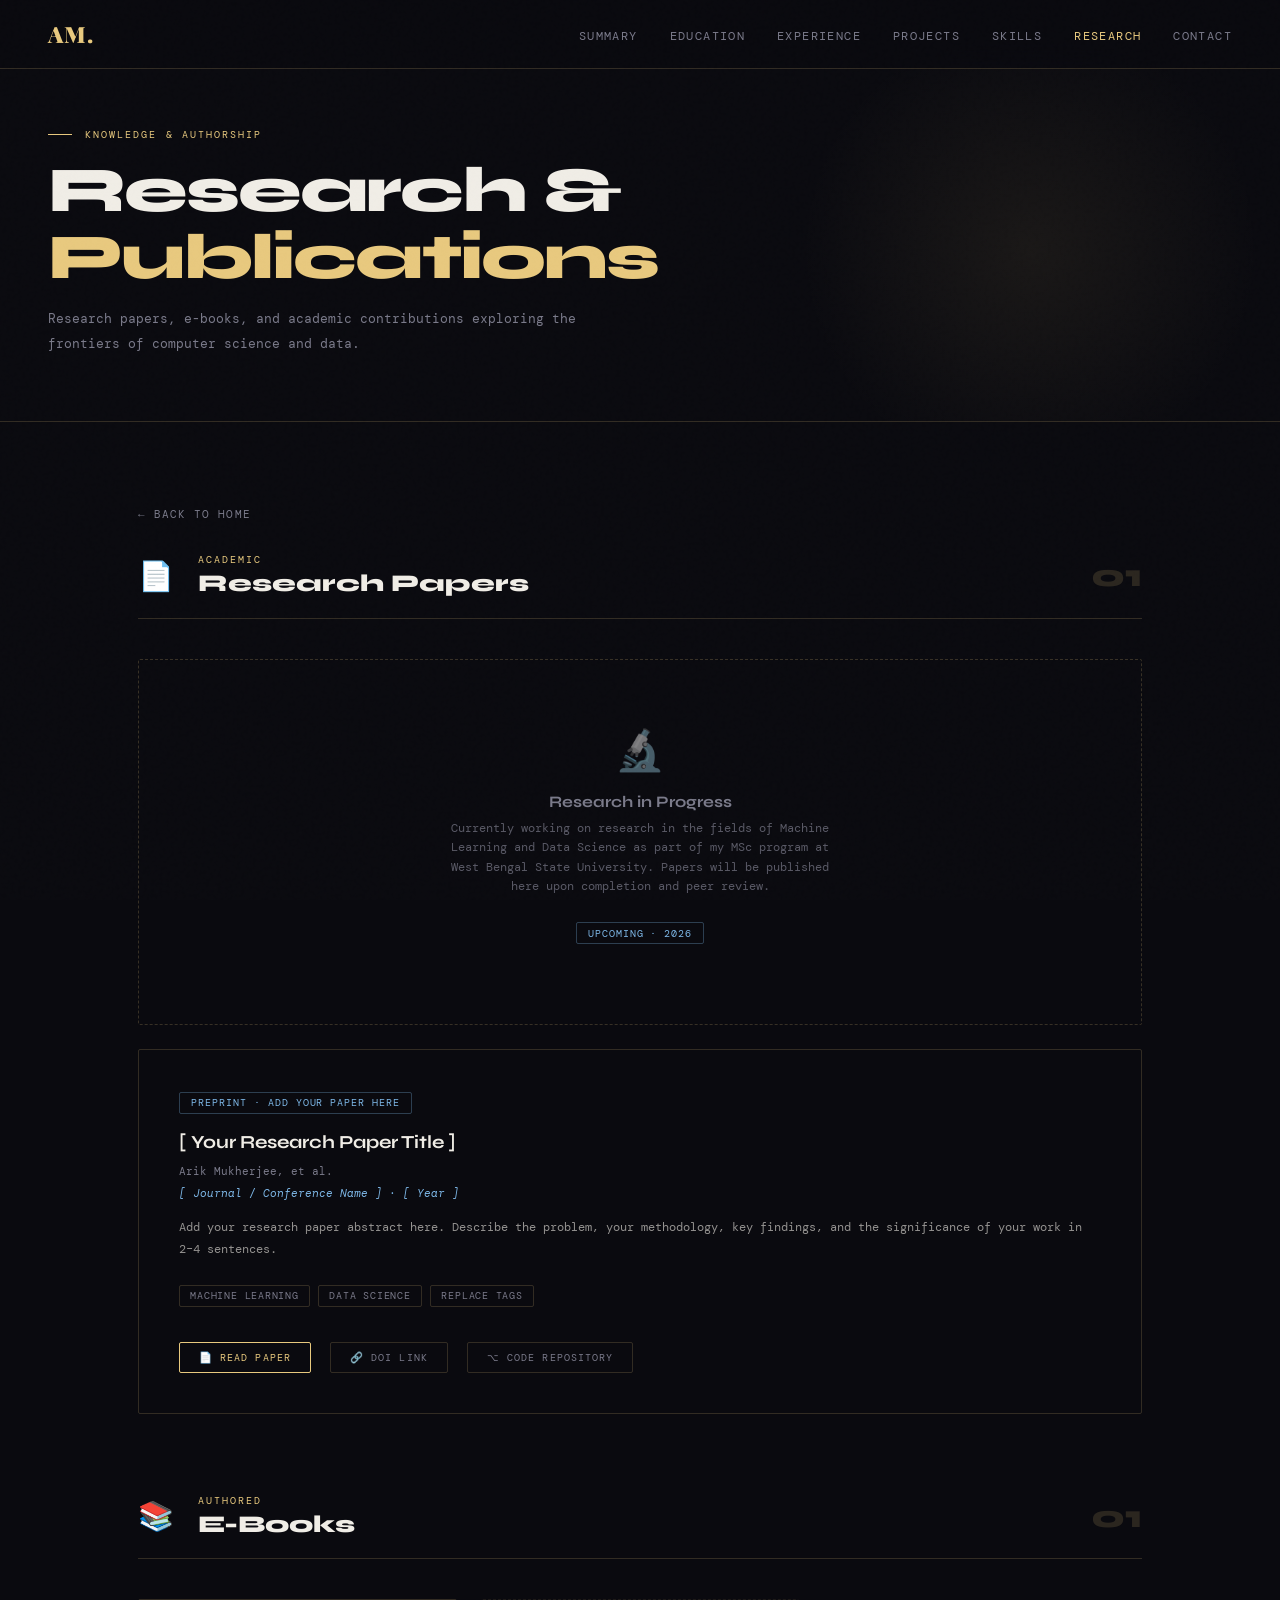
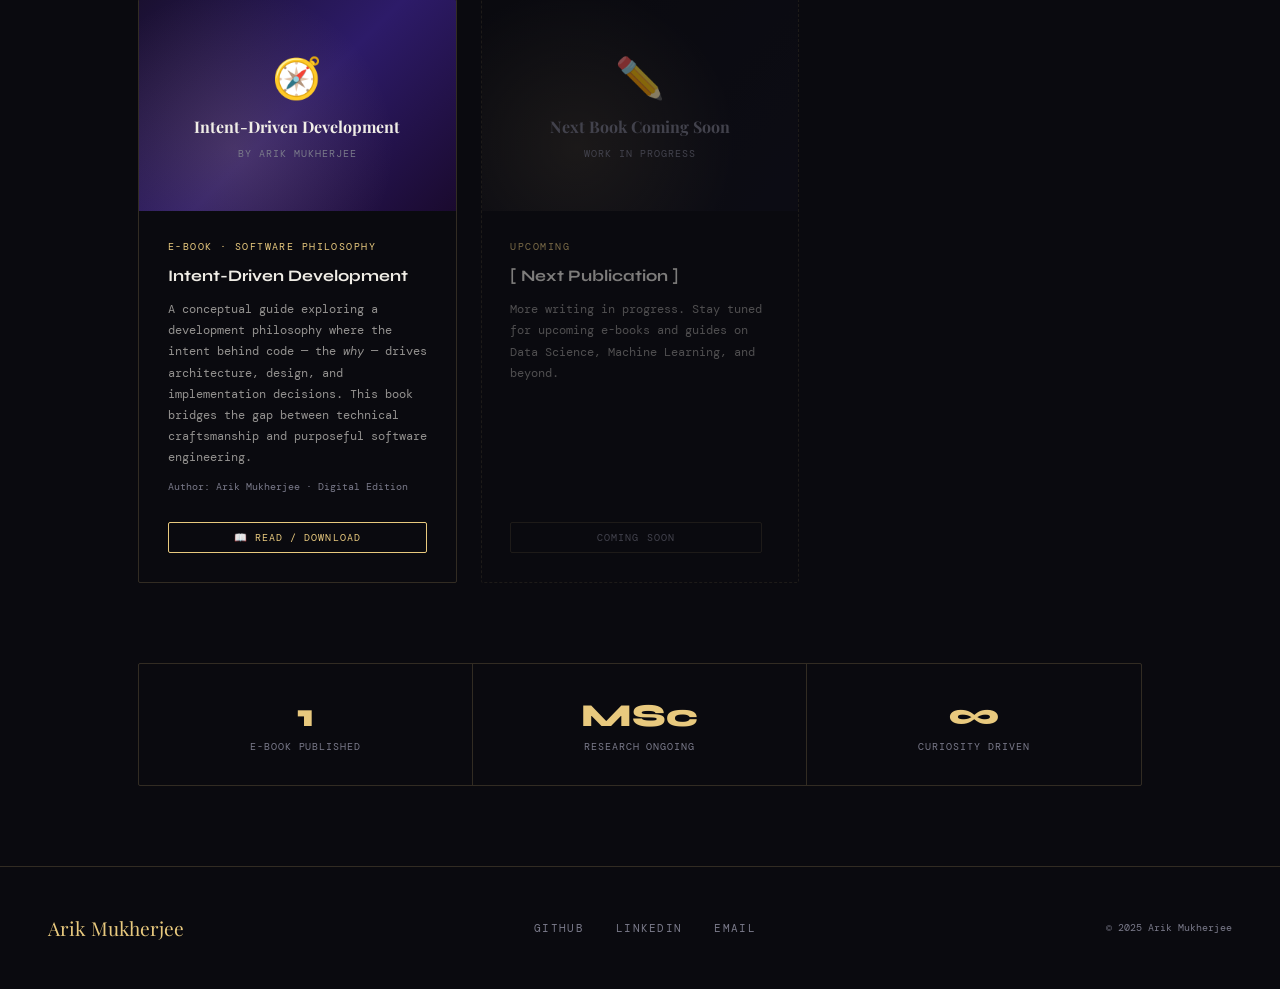
<file: publications.html>
<!DOCTYPE html>
<html lang="en">
<head>
<meta charset="UTF-8">
<meta name="viewport" content="width=device-width, initial-scale=1.0">
<title>Research & Publications — Arik Mukherjee</title>
<link rel="preconnect" href="https://fonts.googleapis.com">
<link href="https://fonts.googleapis.com/css2?family=Playfair+Display:ital,wght@0,400;0,700;0,900;1,400&family=DM+Mono:wght@300;400;500&family=Syne:wght@400;600;700;800&display=swap" rel="stylesheet">
<link rel="stylesheet" href="shared.css">
<style>
  /* Section separator */
  .pub-section { margin-bottom: 5rem; }
  .pub-section-header {
    display: flex; align-items: center; gap: 1.5rem;
    margin-bottom: 2.5rem; padding-bottom: 1.2rem;
    border-bottom: 1px solid var(--border);
  }
  .pub-section-icon { font-size: 1.8rem; }
  .pub-section-label { font-size: 0.62rem; letter-spacing: 0.2em; text-transform: uppercase; color: var(--accent); }
  .pub-section-title { font-family: 'Syne', sans-serif; font-size: 1.5rem; font-weight: 800; margin-top: 0.2rem; }
  .pub-count {
    margin-left: auto; font-family: 'Syne', sans-serif;
    font-size: 2rem; font-weight: 800; color: rgba(232,201,126,0.15);
  }

  /* RESEARCH PAPER CARD */
  .paper-card {
    border: 1px solid var(--border); border-radius: 2px;
    padding: 2.5rem; margin-bottom: 1.5rem;
    position: relative; overflow: hidden; transition: all 0.3s;
  }
  .paper-card:hover { border-color: rgba(232,201,126,0.4); background: rgba(232,201,126,0.02); }
  .paper-card::before { content: ''; position: absolute; top: 0; left: 0; right: 0; height: 1px; background: linear-gradient(90deg, transparent, var(--accent), transparent); opacity: 0; transition: opacity 0.4s; }
  .paper-card:hover::before { opacity: 1; }

  .paper-badge { display: inline-flex; align-items: center; gap: 0.4rem; padding: 0.22rem 0.7rem; border: 1px solid rgba(126,184,232,0.3); border-radius: 2px; font-size: 0.6rem; letter-spacing: 0.1em; text-transform: uppercase; color: var(--accent2); margin-bottom: 1rem; }
  .paper-title { font-family: 'Syne', sans-serif; font-size: 1.15rem; font-weight: 700; line-height: 1.4; margin-bottom: 0.5rem; }
  .paper-authors { font-size: 0.7rem; color: var(--muted); margin-bottom: 0.5rem; }
  .paper-venue { font-size: 0.7rem; color: var(--accent2); margin-bottom: 1rem; font-style: italic; }
  .paper-abstract { font-size: 0.77rem; line-height: 1.85; color: rgba(240,237,230,0.6); margin-bottom: 1.5rem; }
  .paper-tags { display: flex; gap: 0.5rem; flex-wrap: wrap; margin-bottom: 1.2rem; }
  .paper-tag { padding: 0.2rem 0.65rem; border: 1px solid var(--border); border-radius: 2px; font-size: 0.6rem; color: var(--muted); text-transform: uppercase; letter-spacing: 0.08em; }

  /* EMPTY STATE for research papers */
  .empty-state {
    border: 1px dashed rgba(232,201,126,0.2); border-radius: 2px;
    padding: 4rem 2rem; text-align: center;
  }
  .empty-icon { font-size: 2.5rem; margin-bottom: 1rem; opacity: 0.5; }
  .empty-title { font-family: 'Syne', sans-serif; font-size: 1rem; font-weight: 700; color: var(--muted); margin-bottom: 0.5rem; }
  .empty-desc { font-size: 0.72rem; color: rgba(122,122,138,0.7); line-height: 1.7; max-width: 400px; margin: 0 auto; }

  /* EBOOK CARD */
  .books-grid { display: grid; grid-template-columns: repeat(auto-fill, minmax(280px, 1fr)); gap: 1.5rem; }
  .book-card {
    border: 1px solid var(--border); border-radius: 2px;
    overflow: hidden; transition: all 0.3s;
    display: flex; flex-direction: column;
  }
  .book-card:hover { border-color: rgba(232,201,126,0.4); transform: translateY(-3px); box-shadow: 0 20px 60px rgba(0,0,0,0.4); }

  .book-cover {
    aspect-ratio: 3/2;
    background: linear-gradient(135deg, #1a1030 0%, #2d1b69 50%, #1a0a2e 100%);
    display: flex; flex-direction: column;
    align-items: center; justify-content: center;
    padding: 2rem; position: relative; overflow: hidden;
    text-align: center;
  }
  .book-cover::before {
    content: ''; position: absolute; inset: 0;
    background: radial-gradient(circle at 30% 70%, rgba(232,201,126,0.15) 0%, transparent 60%);
  }
  .book-cover-icon { font-size: 2.5rem; margin-bottom: 0.8rem; position: relative; z-index: 1; }
  .book-cover-title {
    font-family: 'Playfair Display', serif; font-size: 1rem; font-weight: 700;
    line-height: 1.4; color: var(--text); position: relative; z-index: 1;
  }
  .book-cover-sub { font-size: 0.6rem; color: var(--muted); margin-top: 0.5rem; position: relative; z-index: 1; letter-spacing: 0.1em; text-transform: uppercase; }

  .book-body { padding: 1.8rem; flex: 1; display: flex; flex-direction: column; gap: 0.8rem; }
  .book-label { font-size: 0.6rem; letter-spacing: 0.15em; text-transform: uppercase; color: var(--accent); }
  .book-title { font-family: 'Syne', sans-serif; font-size: 1rem; font-weight: 700; line-height: 1.3; }
  .book-desc { font-size: 0.73rem; color: rgba(240,237,230,0.6); line-height: 1.8; flex: 1; }
  .book-meta { font-size: 0.65rem; color: var(--muted); }
  .book-footer { padding: 0 1.8rem 1.8rem; }

  /* HIGHLIGHT ROW */
  .pub-highlights {
    display: grid; grid-template-columns: repeat(3, 1fr);
    gap: 0; border: 1px solid var(--border); border-radius: 2px;
    overflow: hidden; margin-top: 5rem;
  }
  .ph-cell { padding: 2rem; border-right: 1px solid var(--border); text-align: center; }
  .ph-cell:last-child { border-right: none; }
  .ph-num { font-family: 'Syne', sans-serif; font-size: 2rem; font-weight: 800; color: var(--accent); }
  .ph-label { font-size: 0.62rem; color: var(--muted); text-transform: uppercase; letter-spacing: 0.1em; margin-top: 0.3rem; }

  @media(max-width:700px) {
    .books-grid { grid-template-columns: 1fr; }
    .pub-highlights { grid-template-columns: 1fr; }
    .ph-cell { border-right: none; border-bottom: 1px solid var(--border); }
    .ph-cell:last-child { border-bottom: none; }
  }
</style>
</head>
<body>
<nav>
  <a href="index.html" class="nav-logo">AM.</a>
  <ul class="nav-links" id="navLinks">
    <li><a href="summary.html">Summary</a></li>
    <li><a href="education.html">Education</a></li>
    <li><a href="experience.html">Experience</a></li>
    <li><a href="projects.html">Projects</a></li>
    <li><a href="skills.html">Skills</a></li>
    <li><a href="publications.html" class="active">Research</a></li>
    <li><a href="contact.html">Contact</a></li>
  </ul>
  <button class="menu-btn" onclick="document.getElementById('navLinks').classList.toggle('open')">☰</button>
</nav>

<div class="page-hero">
  <p class="page-tag">Knowledge & Authorship</p>
  <h1 class="page-h1">Research &amp; <span>Publications</span></h1>
  <p class="page-lead">Research papers, e-books, and academic contributions exploring the frontiers of computer science and data.</p>
</div>

<div class="content">
  <a href="index.html" class="back-link">← Back to Home</a>

  <!-- RESEARCH PAPERS -->
  <div class="pub-section">
    <div class="pub-section-header">
      <div class="pub-section-icon">📄</div>
      <div>
        <div class="pub-section-label">Academic</div>
        <div class="pub-section-title">Research Papers</div>
      </div>
      <div class="pub-count">01</div>
    </div>

    <!-- Placeholder / upcoming -->
    <div class="empty-state">
      <div class="empty-icon">🔬</div>
      <div class="empty-title">Research in Progress</div>
      <div class="empty-desc">Currently working on research in the fields of Machine Learning and Data Science as part of my MSc program at West Bengal State University. Papers will be published here upon completion and peer review.</div>
      <div style="margin-top:1.5rem;">
        <span class="paper-badge">Upcoming · 2026</span>
      </div>
    </div>

    <!-- Sample / Placeholder research paper structure -->
    <div class="paper-card" style="margin-top:1.5rem;">
      <span class="paper-badge">Preprint · Add your paper here</span>
      <div class="paper-title">[ Your Research Paper Title ]</div>
      <div class="paper-authors">Arik Mukherjee, et al.</div>
      <div class="paper-venue">[ Journal / Conference Name ] · [ Year ]</div>
      <div class="paper-abstract">Add your research paper abstract here. Describe the problem, your methodology, key findings, and the significance of your work in 2–4 sentences.</div>
      <div class="paper-tags">
        <span class="paper-tag">Machine Learning</span>
        <span class="paper-tag">Data Science</span>
        <span class="paper-tag">Replace Tags</span>
      </div>
      <div style="display:flex;gap:0.7rem;flex-wrap:wrap;">
        <a href="#" class="link-btn primary">📄 Read Paper</a>
        <a href="#" class="link-btn">🔗 DOI Link</a>
        <a href="#" class="link-btn">⌥ Code Repository</a>
      </div>
    </div>
  </div>

  <!-- E-BOOKS -->
  <div class="pub-section">
    <div class="pub-section-header">
      <div class="pub-section-icon">📚</div>
      <div>
        <div class="pub-section-label">Authored</div>
        <div class="pub-section-title">E-Books</div>
      </div>
      <div class="pub-count">01</div>
    </div>

    <div class="books-grid">
      <!-- Intent-Driven Development -->
      <div class="book-card">
        <div class="book-cover">
          <div class="book-cover-icon">🧭</div>
          <div class="book-cover-title">Intent-Driven Development</div>
          <div class="book-cover-sub">by Arik Mukherjee</div>
        </div>
        <div class="book-body">
          <div class="book-label">E-Book · Software Philosophy</div>
          <div class="book-title">Intent-Driven Development</div>
          <div class="book-desc">A conceptual guide exploring a development philosophy where the intent behind code — the <em>why</em> — drives architecture, design, and implementation decisions. This book bridges the gap between technical craftsmanship and purposeful software engineering.</div>
          <div class="book-meta">Author: Arik Mukherjee · Digital Edition</div>
        </div>
        <div class="book-footer">
          <a href="#" class="link-btn primary" style="display:flex;justify-content:center;width:100%;margin-top:0;">📖 Read / Download</a>
        </div>
      </div>

      <!-- Placeholder for next book -->
      <div class="book-card" style="border-style:dashed;opacity:0.5;">
        <div class="book-cover" style="background:linear-gradient(135deg,#0a0a0f,#0f0f1a);">
          <div class="book-cover-icon">✏️</div>
          <div class="book-cover-title" style="color:var(--muted);">Next Book Coming Soon</div>
          <div class="book-cover-sub">Work in Progress</div>
        </div>
        <div class="book-body">
          <div class="book-label">Upcoming</div>
          <div class="book-title">[ Next Publication ]</div>
          <div class="book-desc">More writing in progress. Stay tuned for upcoming e-books and guides on Data Science, Machine Learning, and beyond.</div>
        </div>
        <div class="book-footer">
          <div class="link-btn" style="display:flex;justify-content:center;cursor:default;">Coming Soon</div>
        </div>
      </div>
    </div>
  </div>

  <!-- HIGHLIGHTS -->
  <div class="pub-highlights">
    <div class="ph-cell">
      <div class="ph-num">1</div>
      <div class="ph-label">E-Book Published</div>
    </div>
    <div class="ph-cell">
      <div class="ph-num">MSc</div>
      <div class="ph-label">Research Ongoing</div>
    </div>
    <div class="ph-cell">
      <div class="ph-num">∞</div>
      <div class="ph-label">Curiosity Driven</div>
    </div>
  </div>

</div>

<footer>
  <div class="footer-brand">Arik Mukherjee</div>
  <div class="footer-links">
    <a href="https://github.com/arikmukherjee" target="_blank">GitHub</a>
    <a href="https://www.linkedin.com/in/arikmukherjee/" target="_blank">LinkedIn</a>
    <a href="mailto:arikmukherjee2022@gmail.com">Email</a>
  </div>
  <div class="footer-copy">© 2025 Arik Mukherjee</div>
</footer>
</body>
</html>
</file>
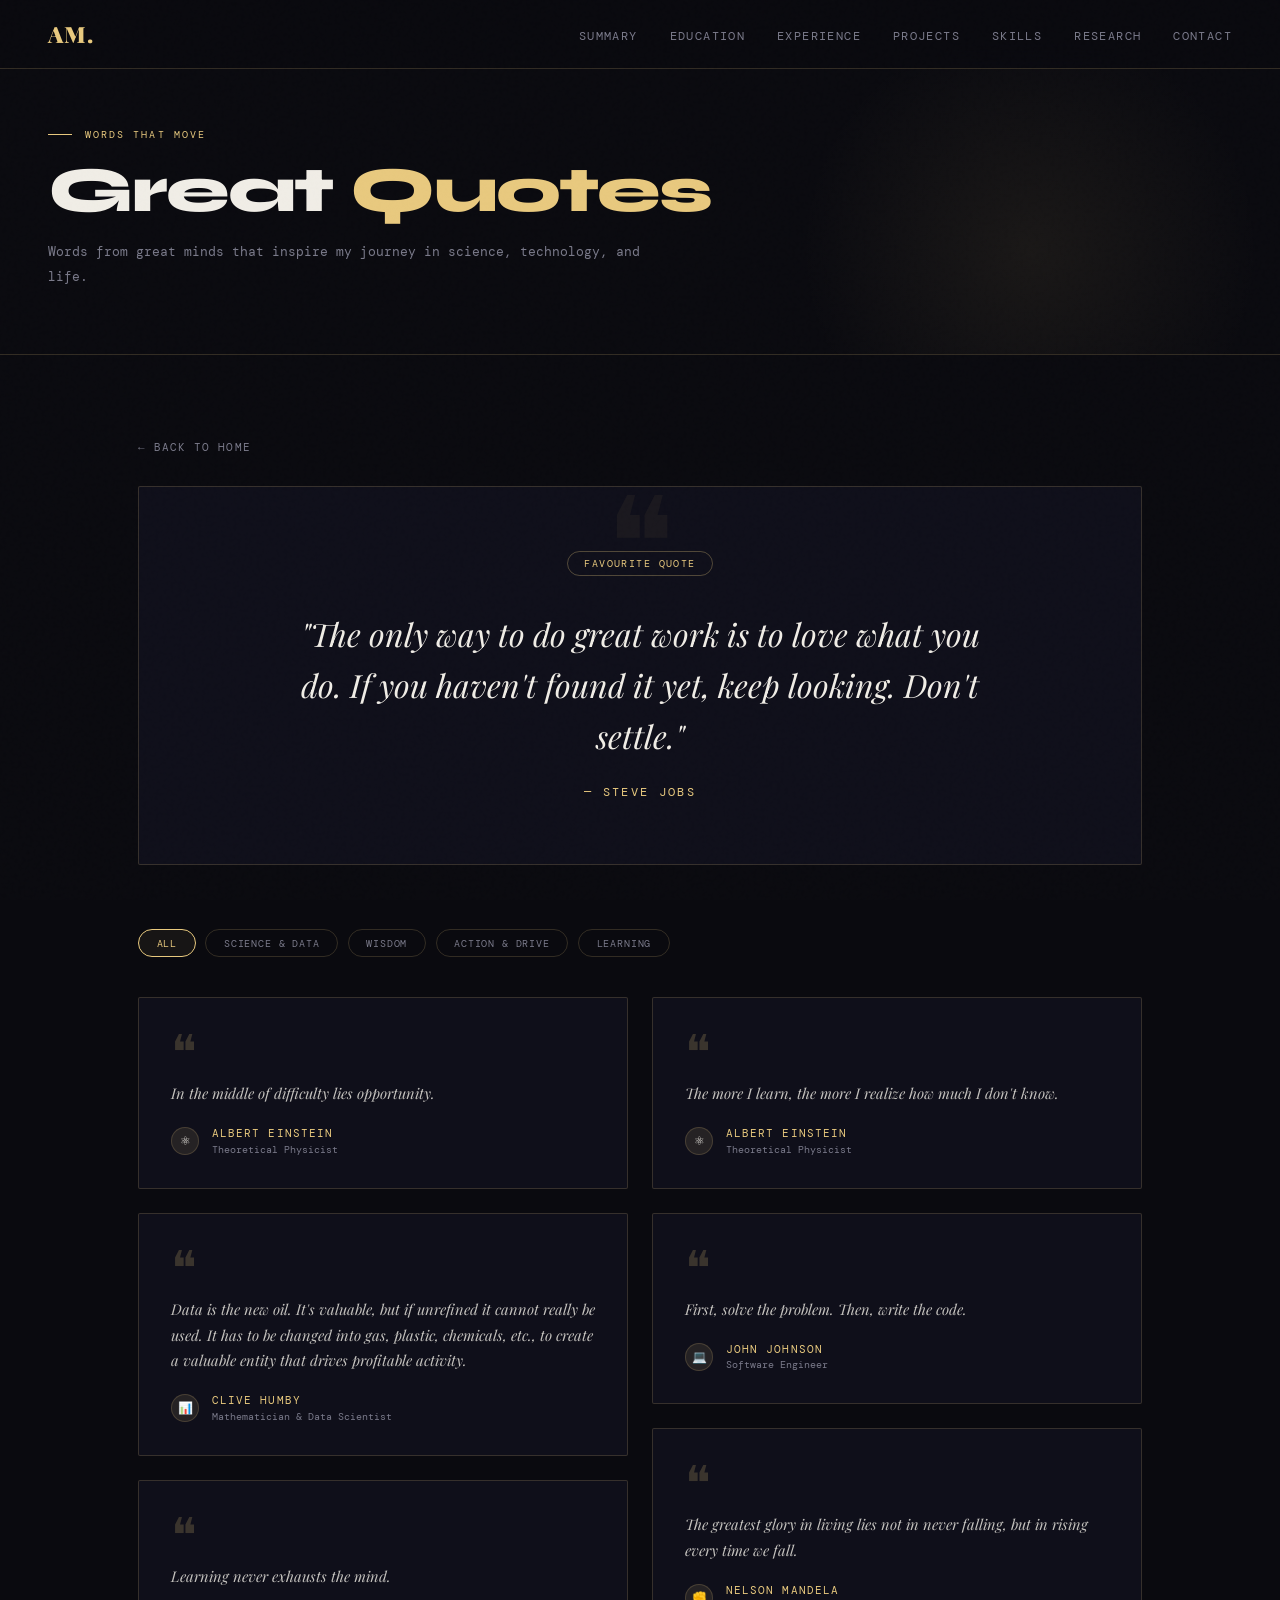
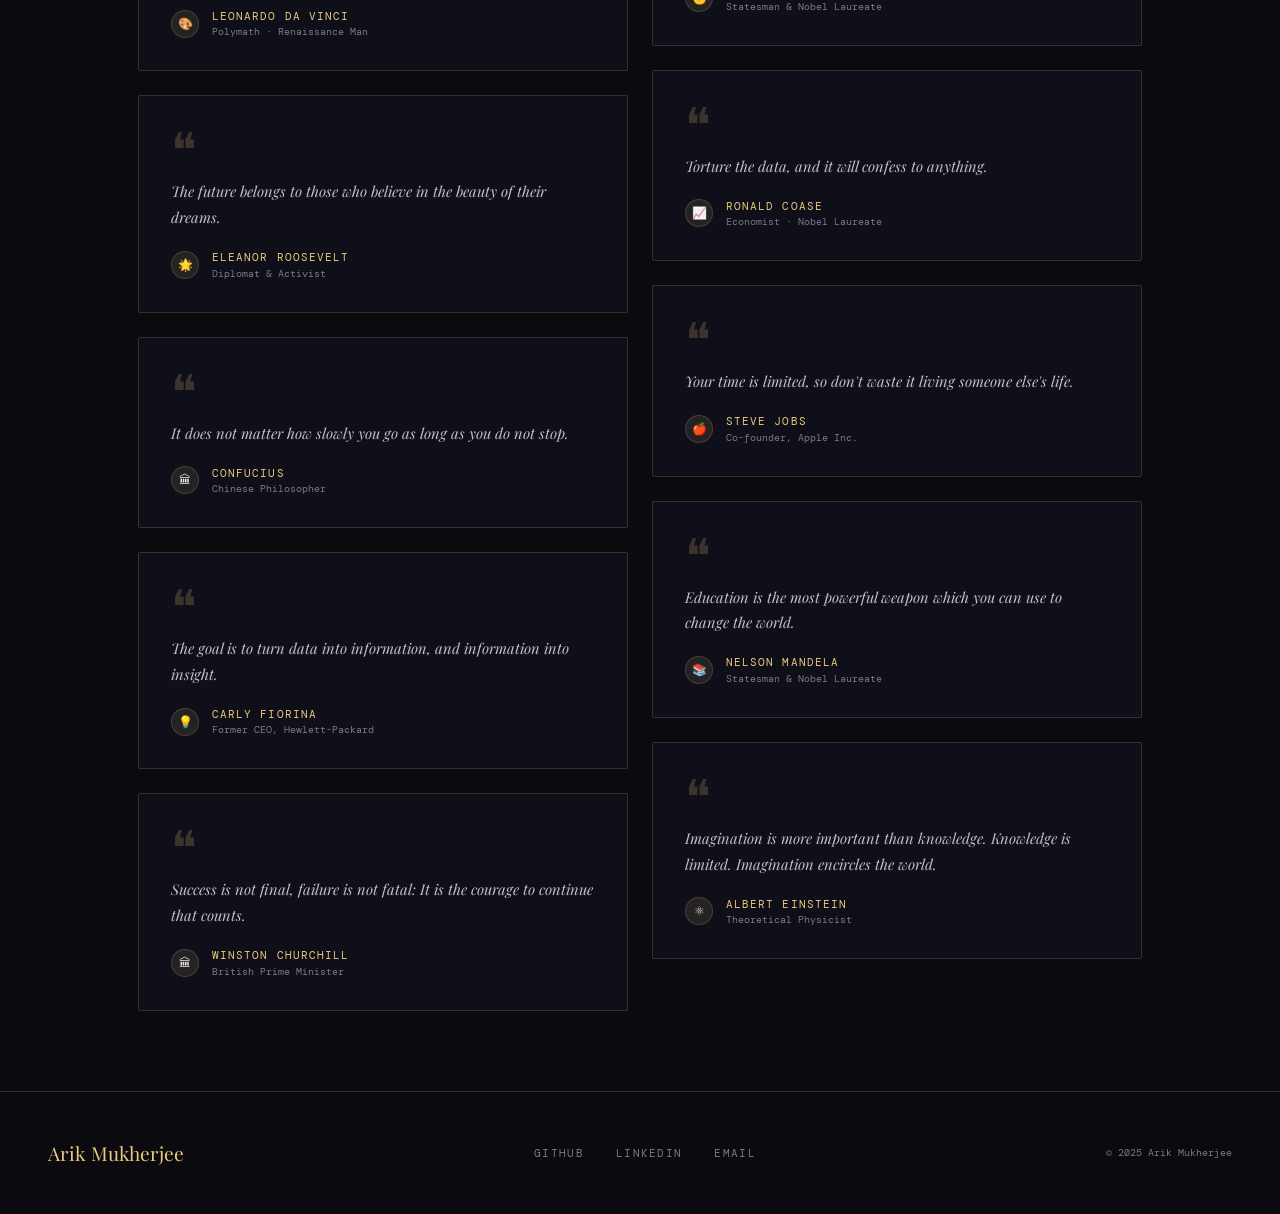
<file: quotes.html>
<!DOCTYPE html>
<html lang="en">
<head>
<meta charset="UTF-8">
<meta name="viewport" content="width=device-width, initial-scale=1.0">
<title>Quotes — Arik Mukherjee</title>
<link rel="preconnect" href="https://fonts.googleapis.com">
<link href="https://fonts.googleapis.com/css2?family=Playfair+Display:ital,wght@0,400;0,700;0,900;1,400&family=DM+Mono:wght@300;400;500&family=Syne:wght@400;600;700;800&display=swap" rel="stylesheet">
<link rel="stylesheet" href="shared.css">
<style>
  /* FEATURED QUOTE */
  .featured-quote {
    text-align: center;
    padding: 4rem 2rem;
    border: 1px solid var(--border);
    border-radius: 2px; margin-bottom: 4rem;
    background: var(--bg2);
    position: relative; overflow: hidden;
  }
  .featured-quote::before {
    content: '❝';
    position: absolute; top: -1rem; left: 50%; transform: translateX(-50%);
    font-size: 8rem; color: rgba(232,201,126,0.05);
    font-family: 'Playfair Display', serif; line-height: 1;
    pointer-events: none;
  }
  .featured-quote .quote-text {
    font-family: 'Playfair Display', serif;
    font-size: clamp(1.3rem, 3vw, 2rem);
    font-style: italic; line-height: 1.6;
    color: var(--text); max-width: 700px; margin: 0 auto 1.5rem;
    position: relative; z-index: 1;
  }
  .featured-quote .quote-author {
    font-size: 0.72rem; letter-spacing: 0.2em; text-transform: uppercase;
    color: var(--accent);
  }
  .featured-label {
    display: inline-block; padding: 0.3rem 1rem;
    border: 1px solid rgba(232,201,126,0.3); border-radius: 20px;
    font-size: 0.6rem; letter-spacing: 0.15em; text-transform: uppercase;
    color: var(--accent); margin-bottom: 2rem;
  }

  /* QUOTE MASONRY GRID */
  .quotes-grid {
    columns: 2; column-gap: 1.5rem;
  }
  .quote-card {
    break-inside: avoid; margin-bottom: 1.5rem;
    border: 1px solid var(--border); border-radius: 2px; padding: 2rem;
    background: var(--bg2); transition: all 0.3s;
    position: relative; overflow: hidden;
  }
  .quote-card:hover { border-color: rgba(232,201,126,0.35); background: rgba(232,201,126,0.03); }
  .quote-card::after { content: ''; position: absolute; bottom: 0; left: 0; width: 0; height: 2px; background: var(--accent); transition: width 0.4s; }
  .quote-card:hover::after { width: 100%; }

  .qc-mark { font-family: 'Playfair Display', serif; font-size: 3rem; line-height: 0.8; color: rgba(232,201,126,0.2); margin-bottom: 0.8rem; display: block; }
  .qc-text { font-family: 'Playfair Display', serif; font-style: italic; font-size: 0.92rem; line-height: 1.75; color: rgba(240,237,230,0.8); margin-bottom: 1.2rem; }
  .qc-author { display: flex; align-items: center; gap: 0.8rem; }
  .qc-avatar { width: 28px; height: 28px; border-radius: 50%; background: rgba(232,201,126,0.1); border: 1px solid var(--border); display: flex; align-items: center; justify-content: center; font-size: 0.75rem; flex-shrink: 0; }
  .qc-name { font-size: 0.68rem; letter-spacing: 0.1em; text-transform: uppercase; color: var(--accent); }
  .qc-desc { font-size: 0.6rem; color: var(--muted); margin-top: 0.15rem; }

  /* Category filter */
  .filter-row { display: flex; gap: 0.6rem; flex-wrap: wrap; margin-bottom: 2.5rem; }
  .filter-btn {
    padding: 0.4rem 1.1rem; border: 1px solid var(--border);
    border-radius: 20px; font-size: 0.65rem; letter-spacing: 0.08em; text-transform: uppercase;
    background: none; color: var(--muted); cursor: pointer; transition: all 0.3s;
    font-family: 'DM Mono', monospace;
  }
  .filter-btn:hover, .filter-btn.active { border-color: var(--accent); color: var(--accent); background: rgba(232,201,126,0.06); }

  @media(max-width:700px) {
    .quotes-grid { columns: 1; }
  }
</style>
</head>
<body>
<nav>
  <a href="index.html" class="nav-logo">AM.</a>
  <ul class="nav-links" id="navLinks">
    <li><a href="summary.html">Summary</a></li>
    <li><a href="education.html">Education</a></li>
    <li><a href="experience.html">Experience</a></li>
    <li><a href="projects.html">Projects</a></li>
    <li><a href="skills.html">Skills</a></li>
    <li><a href="publications.html">Research</a></li>
    <li><a href="contact.html">Contact</a></li>
  </ul>
  <button class="menu-btn" onclick="document.getElementById('navLinks').classList.toggle('open')">☰</button>
</nav>

<div class="page-hero">
  <p class="page-tag">Words That Move</p>
  <h1 class="page-h1">Great <span>Quotes</span></h1>
  <p class="page-lead">Words from great minds that inspire my journey in science, technology, and life.</p>
</div>

<div class="content">
  <a href="index.html" class="back-link">← Back to Home</a>

  <!-- Featured -->
  <div class="featured-quote">
    <div class="featured-label">Favourite Quote</div>
    <p class="quote-text">"The only way to do great work is to love what you do. If you haven't found it yet, keep looking. Don't settle."</p>
    <div class="quote-author">— Steve Jobs</div>
  </div>

  <!-- Filter -->
  <div class="filter-row">
    <button class="filter-btn active" onclick="filterQuotes('all', this)">All</button>
    <button class="filter-btn" onclick="filterQuotes('science', this)">Science & Data</button>
    <button class="filter-btn" onclick="filterQuotes('wisdom', this)">Wisdom</button>
    <button class="filter-btn" onclick="filterQuotes('action', this)">Action & Drive</button>
    <button class="filter-btn" onclick="filterQuotes('learning', this)">Learning</button>
  </div>

  <!-- MASONRY GRID -->
  <div class="quotes-grid" id="quotesGrid">

    <div class="quote-card" data-cat="science">
      <span class="qc-mark">❝</span>
      <p class="qc-text">In the middle of difficulty lies opportunity.</p>
      <div class="qc-author">
        <div class="qc-avatar">⚛</div>
        <div><div class="qc-name">Albert Einstein</div><div class="qc-desc">Theoretical Physicist</div></div>
      </div>
    </div>

    <div class="quote-card" data-cat="science">
      <span class="qc-mark">❝</span>
      <p class="qc-text">Data is the new oil. It's valuable, but if unrefined it cannot really be used. It has to be changed into gas, plastic, chemicals, etc., to create a valuable entity that drives profitable activity.</p>
      <div class="qc-author">
        <div class="qc-avatar">📊</div>
        <div><div class="qc-name">Clive Humby</div><div class="qc-desc">Mathematician & Data Scientist</div></div>
      </div>
    </div>

    <div class="quote-card" data-cat="learning">
      <span class="qc-mark">❝</span>
      <p class="qc-text">Learning never exhausts the mind.</p>
      <div class="qc-author">
        <div class="qc-avatar">🎨</div>
        <div><div class="qc-name">Leonardo da Vinci</div><div class="qc-desc">Polymath · Renaissance Man</div></div>
      </div>
    </div>

    <div class="quote-card" data-cat="action">
      <span class="qc-mark">❝</span>
      <p class="qc-text">The future belongs to those who believe in the beauty of their dreams.</p>
      <div class="qc-author">
        <div class="qc-avatar">🌟</div>
        <div><div class="qc-name">Eleanor Roosevelt</div><div class="qc-desc">Diplomat & Activist</div></div>
      </div>
    </div>

    <div class="quote-card" data-cat="wisdom">
      <span class="qc-mark">❝</span>
      <p class="qc-text">It does not matter how slowly you go as long as you do not stop.</p>
      <div class="qc-author">
        <div class="qc-avatar">🏛</div>
        <div><div class="qc-name">Confucius</div><div class="qc-desc">Chinese Philosopher</div></div>
      </div>
    </div>

    <div class="quote-card" data-cat="science">
      <span class="qc-mark">❝</span>
      <p class="qc-text">The goal is to turn data into information, and information into insight.</p>
      <div class="qc-author">
        <div class="qc-avatar">💡</div>
        <div><div class="qc-name">Carly Fiorina</div><div class="qc-desc">Former CEO, Hewlett-Packard</div></div>
      </div>
    </div>

    <div class="quote-card" data-cat="action">
      <span class="qc-mark">❝</span>
      <p class="qc-text">Success is not final, failure is not fatal: It is the courage to continue that counts.</p>
      <div class="qc-author">
        <div class="qc-avatar">🏛</div>
        <div><div class="qc-name">Winston Churchill</div><div class="qc-desc">British Prime Minister</div></div>
      </div>
    </div>

    <div class="quote-card" data-cat="learning">
      <span class="qc-mark">❝</span>
      <p class="qc-text">The more I learn, the more I realize how much I don't know.</p>
      <div class="qc-author">
        <div class="qc-avatar">⚛</div>
        <div><div class="qc-name">Albert Einstein</div><div class="qc-desc">Theoretical Physicist</div></div>
      </div>
    </div>

    <div class="quote-card" data-cat="action">
      <span class="qc-mark">❝</span>
      <p class="qc-text">First, solve the problem. Then, write the code.</p>
      <div class="qc-author">
        <div class="qc-avatar">💻</div>
        <div><div class="qc-name">John Johnson</div><div class="qc-desc">Software Engineer</div></div>
      </div>
    </div>

    <div class="quote-card" data-cat="wisdom">
      <span class="qc-mark">❝</span>
      <p class="qc-text">The greatest glory in living lies not in never falling, but in rising every time we fall.</p>
      <div class="qc-author">
        <div class="qc-avatar">✊</div>
        <div><div class="qc-name">Nelson Mandela</div><div class="qc-desc">Statesman & Nobel Laureate</div></div>
      </div>
    </div>

    <div class="quote-card" data-cat="science">
      <span class="qc-mark">❝</span>
      <p class="qc-text">Torture the data, and it will confess to anything.</p>
      <div class="qc-author">
        <div class="qc-avatar">📈</div>
        <div><div class="qc-name">Ronald Coase</div><div class="qc-desc">Economist · Nobel Laureate</div></div>
      </div>
    </div>

    <div class="quote-card" data-cat="action">
      <span class="qc-mark">❝</span>
      <p class="qc-text">Your time is limited, so don't waste it living someone else's life.</p>
      <div class="qc-author">
        <div class="qc-avatar">🍎</div>
        <div><div class="qc-name">Steve Jobs</div><div class="qc-desc">Co-founder, Apple Inc.</div></div>
      </div>
    </div>

    <div class="quote-card" data-cat="learning">
      <span class="qc-mark">❝</span>
      <p class="qc-text">Education is the most powerful weapon which you can use to change the world.</p>
      <div class="qc-author">
        <div class="qc-avatar">📚</div>
        <div><div class="qc-name">Nelson Mandela</div><div class="qc-desc">Statesman & Nobel Laureate</div></div>
      </div>
    </div>

    <div class="quote-card" data-cat="wisdom">
      <span class="qc-mark">❝</span>
      <p class="qc-text">Imagination is more important than knowledge. Knowledge is limited. Imagination encircles the world.</p>
      <div class="qc-author">
        <div class="qc-avatar">⚛</div>
        <div><div class="qc-name">Albert Einstein</div><div class="qc-desc">Theoretical Physicist</div></div>
      </div>
    </div>

  </div>
</div>

<footer>
  <div class="footer-brand">Arik Mukherjee</div>
  <div class="footer-links">
    <a href="https://github.com/arikmukherjee" target="_blank">GitHub</a>
    <a href="https://www.linkedin.com/in/arikmukherjee/" target="_blank">LinkedIn</a>
    <a href="mailto:arikmukherjee2022@gmail.com">Email</a>
  </div>
  <div class="footer-copy">© 2025 Arik Mukherjee</div>
</footer>

<script>
function filterQuotes(cat, btn) {
  document.querySelectorAll('.filter-btn').forEach(b => b.classList.remove('active'));
  btn.classList.add('active');
  document.querySelectorAll('.quote-card').forEach(card => {
    if (cat === 'all' || card.dataset.cat === cat) {
      card.style.display = 'block';
      card.style.animation = 'fadeIn 0.4s ease';
    } else {
      card.style.display = 'none';
    }
  });
}
</script>
<style>
@keyframes fadeIn { from{opacity:0;transform:translateY(10px)} to{opacity:1;transform:translateY(0)} }
</style>
</body>
</html>
</file>
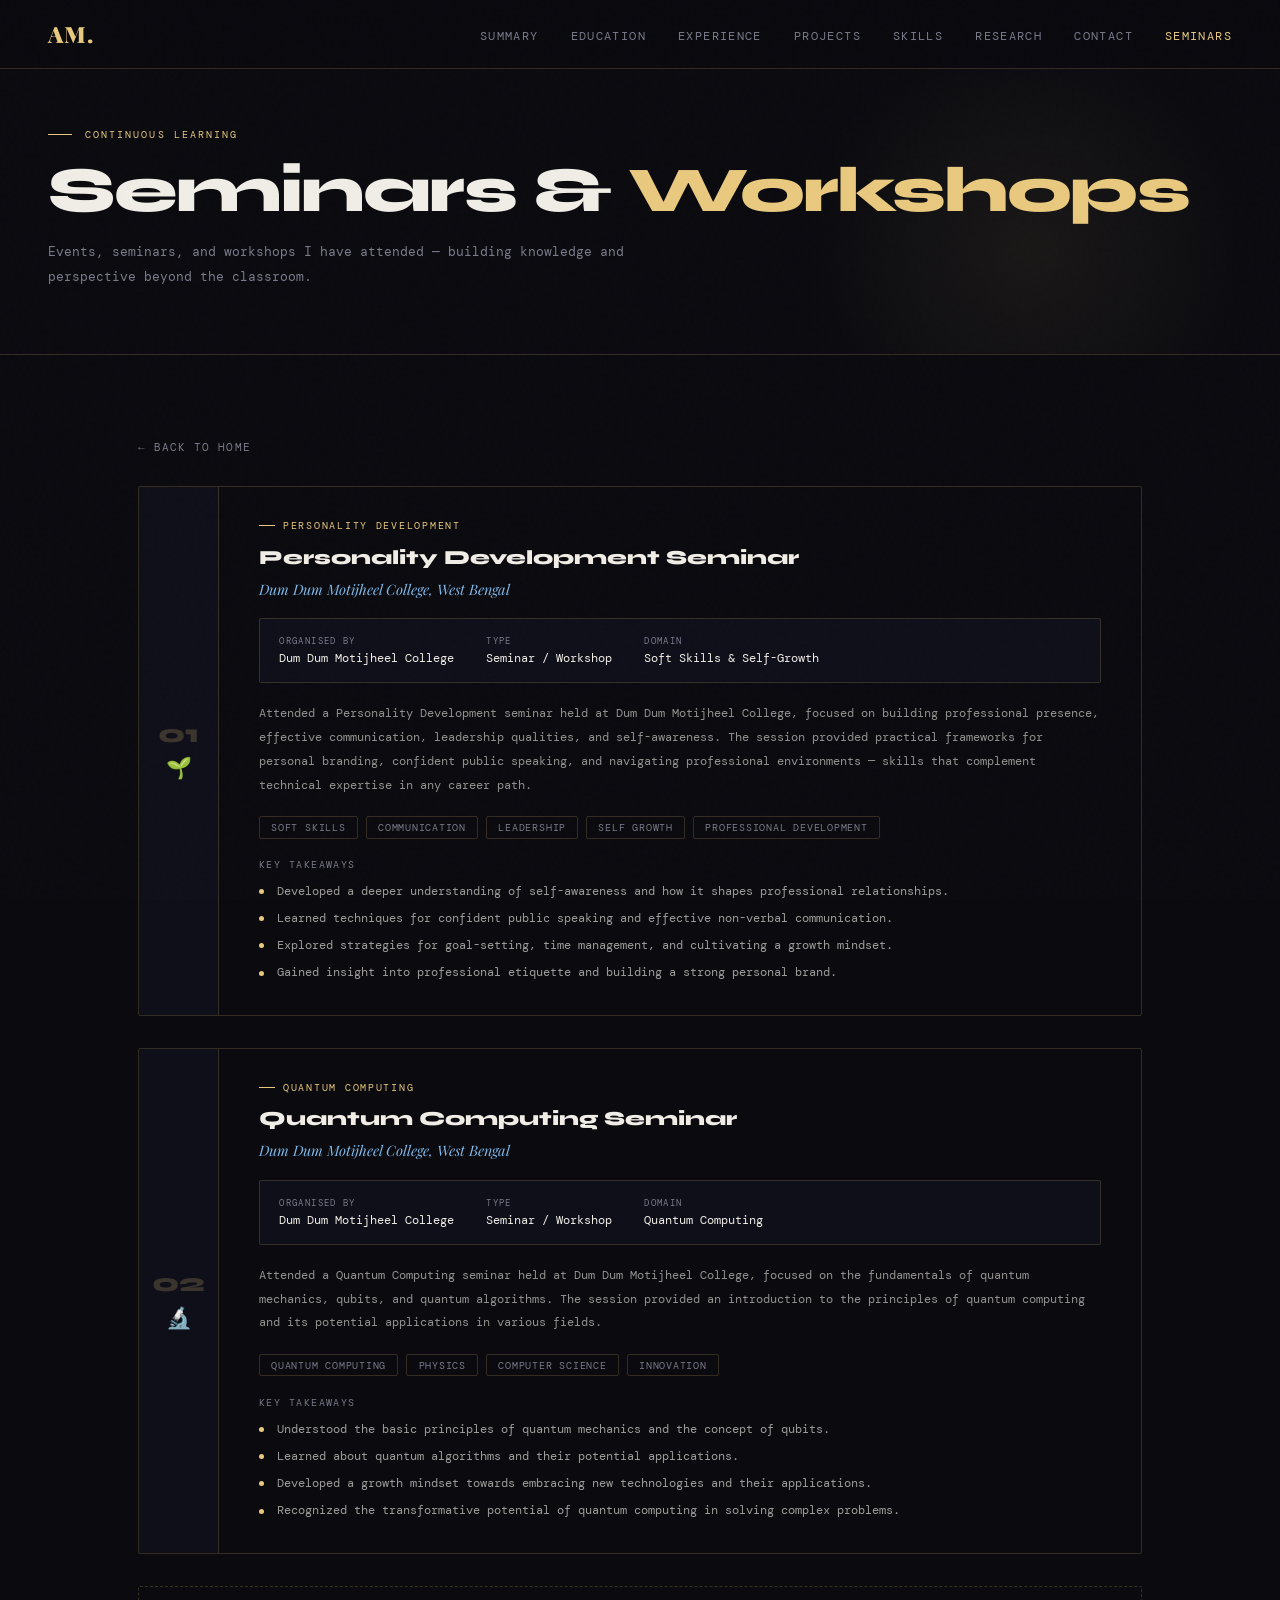
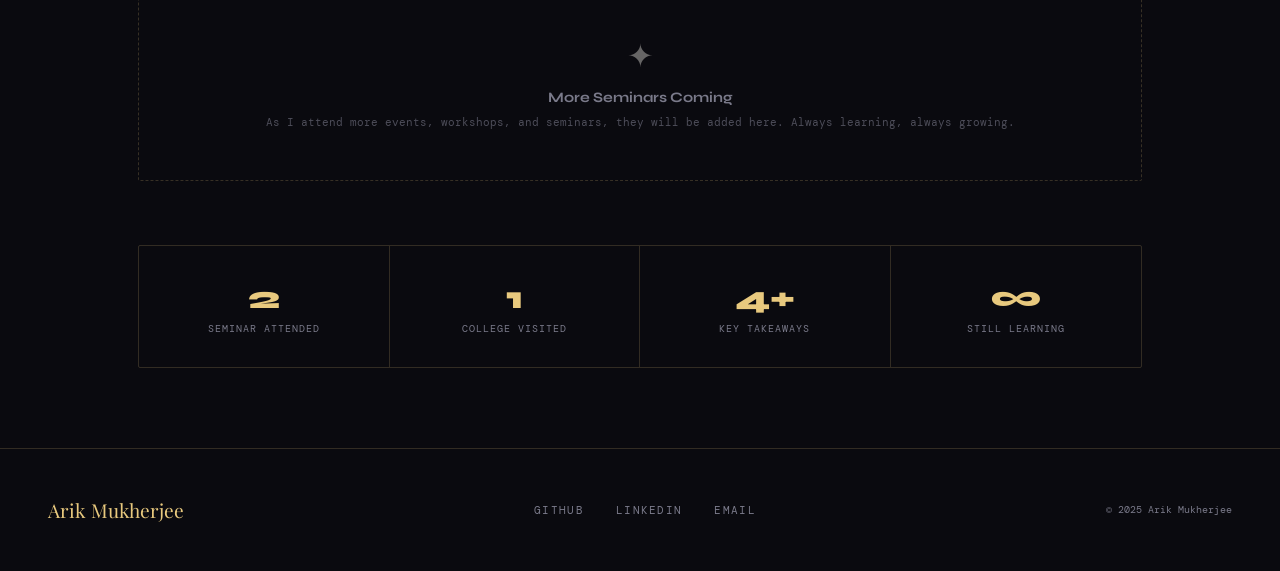
<file: seminars.html>
<!DOCTYPE html>
<html lang="en">
<head>
<meta charset="UTF-8">
<meta name="viewport" content="width=device-width, initial-scale=1.0">
<title>Seminars — Arik Mukherjee</title>
<link rel="preconnect" href="https://fonts.googleapis.com">
<link href="https://fonts.googleapis.com/css2?family=Playfair+Display:ital,wght@0,400;0,700;0,900;1,400&family=DM+Mono:wght@300;400;500&family=Syne:wght@400;600;700;800&display=swap" rel="stylesheet">
<link rel="stylesheet" href="shared.css">
<style>
  /* SEMINAR CARD */
  .seminars-list { display: flex; flex-direction: column; gap: 2rem; }

  .seminar-card {
    display: grid; grid-template-columns: 80px 1fr;
    border: 1px solid var(--border); border-radius: 2px; overflow: hidden;
    transition: border-color 0.3s, background 0.3s;
    position: relative;
  }
  .seminar-card::after {
    content: ''; position: absolute; bottom: 0; left: 0; right: 0; height: 2px;
    background: linear-gradient(90deg, var(--accent), var(--accent2));
    transform: scaleX(0); transform-origin: left; transition: transform 0.4s;
  }
  .seminar-card:hover { border-color: rgba(232,201,126,0.4); background: rgba(232,201,126,0.02); }
  .seminar-card:hover::after { transform: scaleX(1); }

  .seminar-index {
    background: var(--bg2); border-right: 1px solid var(--border);
    display: flex; flex-direction: column; align-items: center;
    justify-content: center; gap: 0.5rem; padding: 1.5rem 0.5rem;
  }
  .seminar-index .num {
    font-family: 'Syne', sans-serif; font-size: 1.6rem; font-weight: 800;
    color: rgba(232,201,126,0.2); line-height: 1;
  }
  .seminar-index .icon { font-size: 1.3rem; }

  .seminar-body { padding: 2rem 2.5rem; }

  .seminar-meta-row {
    display: flex; align-items: center; gap: 1.5rem; flex-wrap: wrap;
    margin-bottom: 0.8rem;
  }
  .seminar-cat {
    font-size: 0.6rem; letter-spacing: 0.18em; text-transform: uppercase;
    color: var(--accent); display: flex; align-items: center; gap: 0.5rem;
  }
  .seminar-cat::before { content: ''; width: 16px; height: 1px; background: var(--accent); }

  .seminar-title {
    font-family: 'Syne', sans-serif; font-size: 1.25rem; font-weight: 800;
    line-height: 1.3; margin-bottom: 0.5rem;
  }
  .seminar-org {
    font-family: 'Playfair Display', serif; font-style: italic;
    font-size: 0.9rem; color: var(--accent2); margin-bottom: 1.2rem;
  }

  .seminar-details {
    display: flex; gap: 2rem; flex-wrap: wrap;
    padding: 1rem 1.2rem; background: var(--bg2);
    border: 1px solid var(--border); border-radius: 2px; margin-bottom: 1.2rem;
  }
  .sd-item { display: flex; flex-direction: column; gap: 0.2rem; }
  .sd-label { font-size: 0.58rem; letter-spacing: 0.15em; text-transform: uppercase; color: var(--muted); }
  .sd-value { font-size: 0.76rem; color: var(--text); }

  .seminar-desc {
    font-size: 0.78rem; line-height: 1.9;
    color: rgba(240,237,230,0.6); margin-bottom: 1.2rem;
  }

  .seminar-tags { display: flex; gap: 0.5rem; flex-wrap: wrap; margin-bottom: 1.2rem; }
  .seminar-tag {
    padding: 0.22rem 0.7rem; border: 1px solid var(--border);
    border-radius: 2px; font-size: 0.6rem; letter-spacing: 0.08em;
    color: var(--muted); text-transform: uppercase;
  }

  .takeaways { margin-top: 1rem; }
  .takeaways-label {
    font-size: 0.6rem; letter-spacing: 0.15em; text-transform: uppercase;
    color: var(--muted); margin-bottom: 0.7rem;
  }
  .takeaway-list { display: flex; flex-direction: column; gap: 0.5rem; }
  .takeaway-item {
    display: flex; align-items: flex-start; gap: 0.8rem;
    font-size: 0.75rem; color: rgba(240,237,230,0.65); line-height: 1.6;
  }
  .takeaway-bullet {
    width: 5px; height: 5px; border-radius: 50%; background: var(--accent);
    flex-shrink: 0; margin-top: 0.45rem;
  }

  /* STATS ROW */
  .seminars-stats {
    display: grid; grid-template-columns: repeat(4, 1fr);
    gap: 0; border: 1px solid var(--border); border-radius: 2px;
    overflow: hidden; margin-top: 4rem;
  }
  .ss-cell { padding: 2rem; border-right: 1px solid var(--border); text-align: center; }
  .ss-cell:last-child { border-right: none; }
  .ss-num { font-family: 'Syne', sans-serif; font-size: 2rem; font-weight: 800; color: var(--accent); }
  .ss-label { font-size: 0.62rem; color: var(--muted); text-transform: uppercase; letter-spacing: 0.1em; margin-top: 0.3rem; }

  /* Empty slot for future seminars */
  .add-more-card {
    border: 1px dashed rgba(232,201,126,0.2); border-radius: 2px;
    padding: 3rem 2rem; text-align: center; transition: all 0.3s;
  }
  .add-more-card:hover { border-color: rgba(232,201,126,0.4); background: rgba(232,201,126,0.02); }
  .add-more-icon { font-size: 2rem; margin-bottom: 0.8rem; opacity: 0.4; }
  .add-more-title { font-family: 'Syne', sans-serif; font-size: 0.9rem; font-weight: 700; color: var(--muted); margin-bottom: 0.4rem; }
  .add-more-desc { font-size: 0.7rem; color: rgba(122,122,138,0.6); line-height: 1.7; }

  /* Entrance animation */
  .seminar-card {
    opacity: 0; transform: translateY(20px);
    animation: slideUp 0.5s ease forwards;
  }
  .seminar-card:nth-child(1) { animation-delay: 0.1s; }
  .seminar-card:nth-child(2) { animation-delay: 0.2s; }
  @keyframes slideUp { to { opacity: 1; transform: translateY(0); } }

  @media(max-width:700px) {
    .seminar-card { grid-template-columns: 1fr; }
    .seminar-index { flex-direction: row; border-right: none; border-bottom: 1px solid var(--border); padding: 1rem 1.5rem; justify-content: flex-start; }
    .seminar-body { padding: 1.5rem; }
    .seminars-stats { grid-template-columns: 1fr 1fr; }
    .ss-cell:nth-child(2) { border-right: none; }
    .ss-cell:nth-child(3) { border-bottom: none; }
    .ss-cell:nth-child(4) { border-right: none; border-bottom: none; }
    .ss-cell { border-bottom: 1px solid var(--border); }
  }
</style>
</head>
<body>
<nav>
  <a href="index.html" class="nav-logo">AM.</a>
  <ul class="nav-links" id="navLinks">
    <li><a href="summary.html">Summary</a></li>
    <li><a href="education.html">Education</a></li>
    <li><a href="experience.html">Experience</a></li>
    <li><a href="projects.html">Projects</a></li>
    <li><a href="skills.html">Skills</a></li>
    <li><a href="publications.html">Research</a></li>
    <li><a href="contact.html">Contact</a></li>
    <li><a href="seminars.html" class="active">Seminars</a></li>
  </ul>
  <button class="menu-btn" onclick="document.getElementById('navLinks').classList.toggle('open')">☰</button>
</nav>

<div class="page-hero">
  <p class="page-tag">Continuous Learning</p>
  <h1 class="page-h1">Seminars &amp; <span>Workshops</span></h1>
  <p class="page-lead">Events, seminars, and workshops I have attended — building knowledge and perspective beyond the classroom.</p>
</div>

<div class="content">
  <a href="index.html" class="back-link">← Back to Home</a>

  <div class="seminars-list">

    <!-- Seminar 1: Personality Development -->
    <div class="seminar-card">
      <div class="seminar-index">
        <div class="num">01</div>
        <div class="icon">🌱</div>
      </div>
      <div class="seminar-body">
        <div class="seminar-meta-row">
          <span class="seminar-cat">Personality Development</span>
        </div>
        <div class="seminar-title">Personality Development Seminar</div>
        <div class="seminar-org">Dum Dum Motijheel College, West Bengal</div>

        <div class="seminar-details">
          <div class="sd-item">
            <span class="sd-label">Organised By</span>
            <span class="sd-value">Dum Dum Motijheel College</span>
          </div>
          <div class="sd-item">
            <span class="sd-label">Type</span>
            <span class="sd-value">Seminar / Workshop</span>
          </div>
          <div class="sd-item">
            <span class="sd-label">Domain</span>
            <span class="sd-value">Soft Skills & Self-Growth</span>
          </div>
        </div>

        <p class="seminar-desc">
          Attended a Personality Development seminar held at Dum Dum Motijheel College, focused on building professional presence, effective communication, leadership qualities, and self-awareness. The session provided practical frameworks for personal branding, confident public speaking, and navigating professional environments — skills that complement technical expertise in any career path.
        </p>

        <div class="seminar-tags">
          <span class="seminar-tag">Soft Skills</span>
          <span class="seminar-tag">Communication</span>
          <span class="seminar-tag">Leadership</span>
          <span class="seminar-tag">Self Growth</span>
          <span class="seminar-tag">Professional Development</span>
        </div>

        <div class="takeaways">
          <div class="takeaways-label">Key Takeaways</div>
          <div class="takeaway-list">
            <div class="takeaway-item">
              <div class="takeaway-bullet"></div>
              <span>Developed a deeper understanding of self-awareness and how it shapes professional relationships.</span>
            </div>
            <div class="takeaway-item">
              <div class="takeaway-bullet"></div>
              <span>Learned techniques for confident public speaking and effective non-verbal communication.</span>
            </div>
            <div class="takeaway-item">
              <div class="takeaway-bullet"></div>
              <span>Explored strategies for goal-setting, time management, and cultivating a growth mindset.</span>
            </div>
            <div class="takeaway-item">
              <div class="takeaway-bullet"></div>
              <span>Gained insight into professional etiquette and building a strong personal brand.</span>
            </div>
          </div>
        </div>
      </div>
    </div>

    
    <!-- Seminar 2: Quantum Computing -->
    <div class="seminar-card">
      <div class="seminar-index">
        <div class="num">02</div>
        <div class="icon">🔬</div>
      </div>
      <div class="seminar-body">
        <div class="seminar-meta-row">
          <span class="seminar-cat">Quantum Computing</span>
        </div>
        <div class="seminar-title">Quantum Computing Seminar</div>
        <div class="seminar-org">Dum Dum Motijheel College, West Bengal</div>

        <div class="seminar-details">
          <div class="sd-item">
            <span class="sd-label">Organised By</span>
            <span class="sd-value">Dum Dum Motijheel College</span>
          </div>
          <div class="sd-item">
            <span class="sd-label">Type</span>
            <span class="sd-value">Seminar / Workshop</span>
          </div>
          <div class="sd-item">
            <span class="sd-label">Domain</span>
            <span class="sd-value">Quantum Computing</span>
          </div>
        </div>

        <p class="seminar-desc">
          Attended a Quantum Computing seminar held at Dum Dum Motijheel College, focused on the fundamentals of quantum mechanics, qubits, and quantum algorithms. The session provided an introduction to the principles of quantum computing and its potential applications in various fields.
        </p>

        <div class="seminar-tags">
          <span class="seminar-tag">Quantum Computing</span>
          <span class="seminar-tag">Physics</span>
          <span class="seminar-tag">Computer Science</span>
          <span class="seminar-tag">Innovation</span>
        </div>

        <div class="takeaways">
          <div class="takeaways-label">Key Takeaways</div>
          <div class="takeaway-list">
            <div class="takeaway-item">
              <div class="takeaway-bullet"></div>
              <span>Understood the basic principles of quantum mechanics and the concept of qubits.</span>
            </div>
            <div class="takeaway-item">
              <div class="takeaway-bullet"></div>
              <span>Learned about quantum algorithms and their potential applications.</span>
            </div>
            <div class="takeaway-item">
              <div class="takeaway-bullet"></div>
              <span>Developed a growth mindset towards embracing new technologies and their applications.</span>
            </div>
            <div class="takeaway-item">
              <div class="takeaway-bullet"></div>
              <span>Recognized the transformative potential of quantum computing in solving complex problems.</span>
            </div>
          </div>
        </div>
      </div>
    </div>
    <!-- Empty slot — future seminars -->
    <div class="add-more-card">
      <div class="add-more-icon">✦</div>
      <div class="add-more-title">More Seminars Coming</div>
      <div class="add-more-desc">As I attend more events, workshops, and seminars, they will be added here. Always learning, always growing.</div>
    </div>

  </div><!-- /seminars-list -->

  <!-- STATS -->
  <div class="seminars-stats">
    <div class="ss-cell">
      <div class="ss-num">2</div>
      <div class="ss-label">Seminar Attended</div>
    </div>
    <div class="ss-cell">
      <div class="ss-num">1</div>
      <div class="ss-label">College Visited</div>
    </div>
    <div class="ss-cell">
      <div class="ss-num">4+</div>
      <div class="ss-label">Key Takeaways</div>
    </div>
    <div class="ss-cell">
      <div class="ss-num">∞</div>
      <div class="ss-label">Still Learning</div>
    </div>
  </div>

</div>

<footer>
  <div class="footer-brand">Arik Mukherjee</div>
  <div class="footer-links">
    <a href="https://github.com/arikmukherjee" target="_blank">GitHub</a>
    <a href="https://www.linkedin.com/in/arikmukherjee/" target="_blank">LinkedIn</a>
    <a href="mailto:arikmukherjee2022@gmail.com">Email</a>
  </div>
  <div class="footer-copy">© 2025 Arik Mukherjee</div>
</footer>
</body>
</html>
</file>
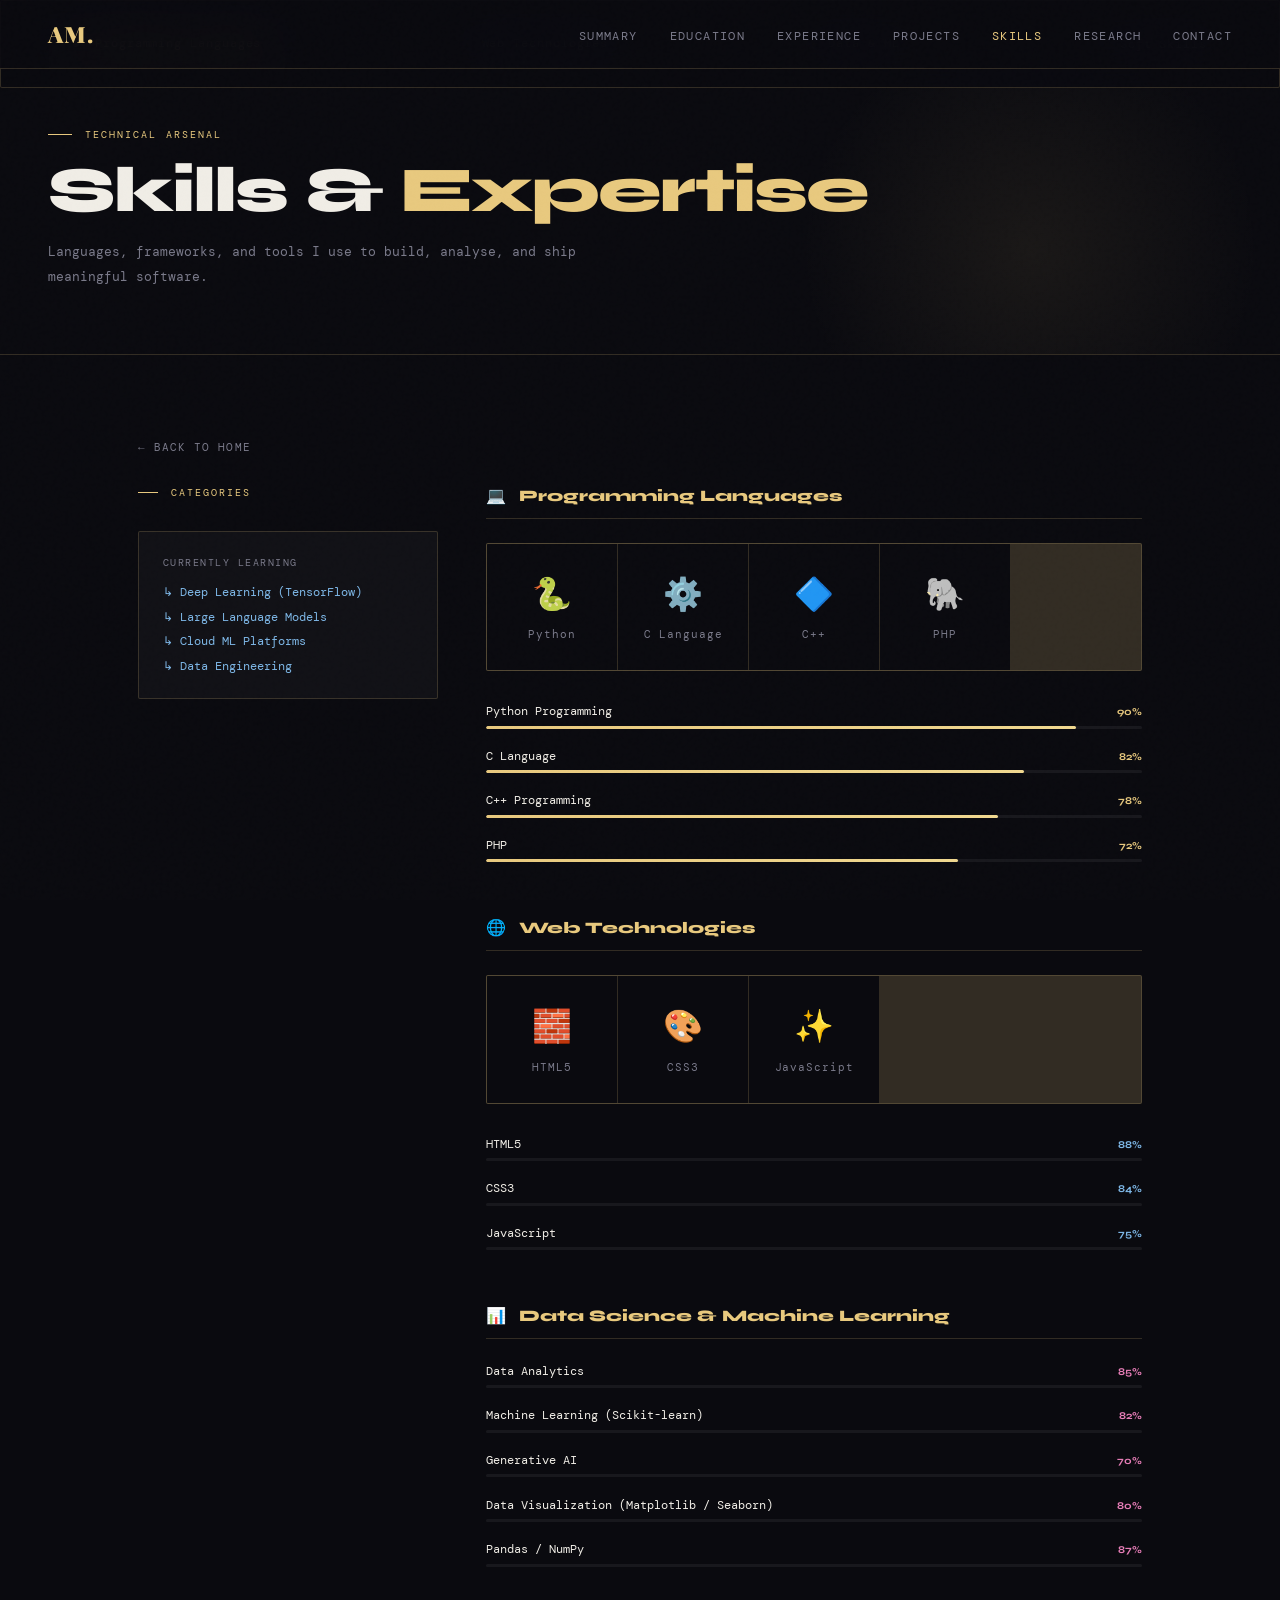
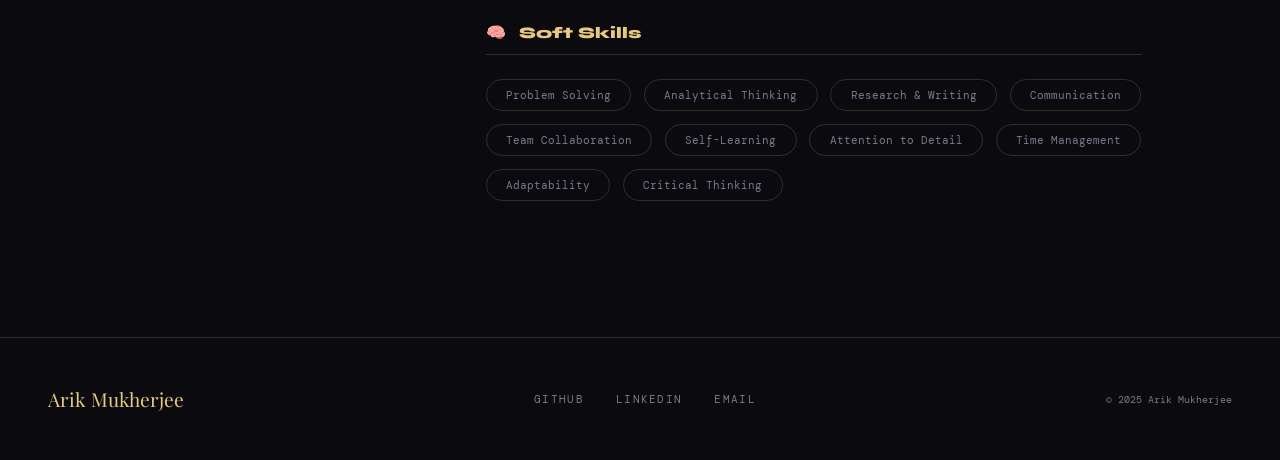
<file: skills.html>
<!DOCTYPE html>
<html lang="en">
<head>
<meta charset="UTF-8">
<meta name="viewport" content="width=device-width, initial-scale=1.0">
<title>Skills — Arik Mukherjee</title>
<link rel="preconnect" href="https://fonts.googleapis.com">
<link href="https://fonts.googleapis.com/css2?family=Playfair+Display:ital,wght@0,400;0,700;0,900;1,400&family=DM+Mono:wght@300;400;500&family=Syne:wght@400;600;700;800&display=swap" rel="stylesheet">
<link rel="stylesheet" href="shared.css">
<style>
  .skills-layout { display: grid; grid-template-columns: 300px 1fr; gap: 3rem; align-items: start; }
  .skills-sidebar { position: sticky; top: 6rem; }
  .sidebar-nav { border: 1px solid var(--border); border-radius: 2px; overflow: hidden; }
  .sidebar-nav-item {
    display: flex; align-items: center; gap: 1rem;
    padding: 1rem 1.5rem; border-bottom: 1px solid var(--border);
    font-size: 0.72rem; letter-spacing: 0.08em;
    cursor: pointer; transition: all 0.2s; color: var(--muted);
  }
  .sidebar-nav-item:last-child { border-bottom: none; }
  .sidebar-nav-item:hover, .sidebar-nav-item.active { background: rgba(232,201,126,0.05); color: var(--accent); }
  .sidebar-nav-item .dot { width: 6px; height: 6px; border-radius: 50%; background: var(--border); flex-shrink: 0; }
  .sidebar-nav-item.active .dot, .sidebar-nav-item:hover .dot { background: var(--accent); }

  .skill-section { margin-bottom: 3.5rem; }
  .skill-section-title {
    font-family: 'Syne', sans-serif; font-size: 1rem; font-weight: 800;
    margin-bottom: 1.5rem; color: var(--accent);
    display: flex; align-items: center; gap: 0.8rem;
    padding-bottom: 0.8rem; border-bottom: 1px solid var(--border);
  }
  .skill-section-title .icon { font-size: 1rem; }

  .skill-bars { display: flex; flex-direction: column; gap: 1.2rem; }
  .skill-item { }
  .skill-row { display: flex; justify-content: space-between; align-items: baseline; margin-bottom: 0.4rem; }
  .skill-name { font-size: 0.78rem; color: var(--text); }
  .skill-pct { font-size: 0.65rem; color: var(--accent); font-family: 'Syne', sans-serif; font-weight: 700; }
  .skill-track { height: 3px; background: rgba(255,255,255,0.06); border-radius: 2px; overflow: hidden; }
  .skill-fill { height: 100%; border-radius: 2px; transition: width 1.2s ease; width: 0; }
  .skill-fill.gold { background: linear-gradient(90deg, var(--accent), #f0d890); }
  .skill-fill.blue { background: linear-gradient(90deg, var(--accent2), #a0d4f8); }
  .skill-fill.pink { background: linear-gradient(90deg, var(--accent3), #f0a0d0); }
  .skill-fill.green { background: linear-gradient(90deg, #7ee8a2, #a8f0c0); }

  /* Skill cards grid */
  .skill-cards { display: grid; grid-template-columns: repeat(auto-fill, minmax(130px, 1fr)); gap: 1px; background: var(--border); border: 1px solid var(--border); border-radius: 2px; overflow: hidden; }
  .skill-card {
    background: var(--bg); padding: 1.8rem 1.2rem;
    text-align: center; transition: background 0.3s; cursor: default;
  }
  .skill-card:hover { background: rgba(232,201,126,0.04); }
  .skill-card-icon { font-size: 2rem; margin-bottom: 0.8rem; display: block; }
  .skill-card-name { font-size: 0.7rem; color: var(--muted); letter-spacing: 0.08em; }
  .skill-card:hover .skill-card-name { color: var(--accent); }

  /* Soft skills */
  .soft-skills-wrap { display: flex; flex-wrap: wrap; gap: 0.8rem; }
  .soft-chip {
    padding: 0.5rem 1.2rem; border: 1px solid var(--border);
    border-radius: 20px; font-size: 0.7rem; color: var(--muted);
    transition: all 0.3s; cursor: default;
  }
  .soft-chip:hover { border-color: var(--accent); color: var(--accent); background: rgba(232,201,126,0.05); }

  /* Radar decoration */
  .radar-bg {
    position: absolute; right: -50px; top: 50%;
    transform: translateY(-50%);
    width: 300px; height: 300px; opacity: 0.04;
    pointer-events: none;
  }

  @media(max-width:900px) {
    .skills-layout { grid-template-columns: 1fr; }
    .skills-sidebar { position: static; }
    .skill-cards { grid-template-columns: repeat(auto-fill, minmax(100px, 1fr)); }
  }
</style>
</head>
<body>
<nav>
  <a href="index.html" class="nav-logo">AM.</a>
  <ul class="nav-links" id="navLinks">
    <li><a href="summary.html">Summary</a></li>
    <li><a href="education.html">Education</a></li>
    <li><a href="experience.html">Experience</a></li>
    <li><a href="projects.html">Projects</a></li>
    <li><a href="skills.html" class="active">Skills</a></li>
    <li><a href="publications.html">Research</a></li>
    <li><a href="contact.html">Contact</a></li>
  </ul>
  <button class="menu-btn" onclick="document.getElementById('navLinks').classList.toggle('open')">☰</button>
</nav>

<div class="page-hero">
  <p class="page-tag">Technical Arsenal</p>
  <h1 class="page-h1">Skills &amp; <span>Expertise</span></h1>
  <p class="page-lead">Languages, frameworks, and tools I use to build, analyse, and ship meaningful software.</p>
</div>

<div class="content">
  <a href="index.html" class="back-link">← Back to Home</a>

  <div class="skills-layout">
    <!-- Sidebar -->
    <div class="skills-sidebar">
      <div class="block-label">Categories</div>
      <nav class="sidebar-nav">
        <div class="sidebar-nav-item active" onclick="scrollTo('lang')"><span class="dot"></span>Programming Languages</div>
        <div class="sidebar-nav-item" onclick="scrollTo('web')"><span class="dot"></span>Web Technologies</div>
        <div class="sidebar-nav-item" onclick="scrollTo('ds')"><span class="dot"></span>Data & ML</div>
        <div class="sidebar-nav-item" onclick="scrollTo('soft')"><span class="dot"></span>Soft Skills</div>
      </nav>

      <div style="margin-top:2rem;padding:1.5rem;border:1px solid var(--border);border-radius:2px;background:var(--card);">
        <div style="font-size:0.62rem;color:var(--muted);letter-spacing:0.15em;text-transform:uppercase;margin-bottom:1rem;">Currently Learning</div>
        <div style="display:flex;flex-direction:column;gap:0.6rem;">
          <div style="font-size:0.72rem;color:var(--accent2);">↳ Deep Learning (TensorFlow)</div>
          <div style="font-size:0.72rem;color:var(--accent2);">↳ Large Language Models</div>
          <div style="font-size:0.72rem;color:var(--accent2);">↳ Cloud ML Platforms</div>
          <div style="font-size:0.72rem;color:var(--accent2);">↳ Data Engineering</div>
        </div>
      </div>
    </div>

    <!-- Main content -->
    <div class="skills-main">

      <!-- Programming Languages -->
      <div class="skill-section" id="lang">
        <div class="skill-section-title"><span class="icon">💻</span>Programming Languages</div>
        <div class="skill-cards" style="margin-bottom:2rem;">
          <div class="skill-card"><span class="skill-card-icon">🐍</span><div class="skill-card-name">Python</div></div>
          <div class="skill-card"><span class="skill-card-icon">⚙️</span><div class="skill-card-name">C Language</div></div>
          <div class="skill-card"><span class="skill-card-icon">🔷</span><div class="skill-card-name">C++</div></div>
          <div class="skill-card"><span class="skill-card-icon">🐘</span><div class="skill-card-name">PHP</div></div>
        </div>
        <div class="skill-bars">
          <div class="skill-item">
            <div class="skill-row"><span class="skill-name">Python Programming</span><span class="skill-pct">90%</span></div>
            <div class="skill-track"><div class="skill-fill gold" data-width="90"></div></div>
          </div>
          <div class="skill-item">
            <div class="skill-row"><span class="skill-name">C Language</span><span class="skill-pct">82%</span></div>
            <div class="skill-track"><div class="skill-fill gold" data-width="82"></div></div>
          </div>
          <div class="skill-item">
            <div class="skill-row"><span class="skill-name">C++ Programming</span><span class="skill-pct">78%</span></div>
            <div class="skill-track"><div class="skill-fill gold" data-width="78"></div></div>
          </div>
          <div class="skill-item">
            <div class="skill-row"><span class="skill-name">PHP</span><span class="skill-pct">72%</span></div>
            <div class="skill-track"><div class="skill-fill gold" data-width="72"></div></div>
          </div>
        </div>
      </div>

      <!-- Web Technologies -->
      <div class="skill-section" id="web">
        <div class="skill-section-title"><span class="icon">🌐</span>Web Technologies</div>
        <div class="skill-cards" style="margin-bottom:2rem;">
          <div class="skill-card"><span class="skill-card-icon">🧱</span><div class="skill-card-name">HTML5</div></div>
          <div class="skill-card"><span class="skill-card-icon">🎨</span><div class="skill-card-name">CSS3</div></div>
          <div class="skill-card"><span class="skill-card-icon">✨</span><div class="skill-card-name">JavaScript</div></div>
        </div>
        <div class="skill-bars">
          <div class="skill-item">
            <div class="skill-row"><span class="skill-name">HTML5</span><span class="skill-pct" style="color:var(--accent2)">88%</span></div>
            <div class="skill-track"><div class="skill-fill blue" data-width="88"></div></div>
          </div>
          <div class="skill-item">
            <div class="skill-row"><span class="skill-name">CSS3</span><span class="skill-pct" style="color:var(--accent2)">84%</span></div>
            <div class="skill-track"><div class="skill-fill blue" data-width="84"></div></div>
          </div>
          <div class="skill-item">
            <div class="skill-row"><span class="skill-name">JavaScript</span><span class="skill-pct" style="color:var(--accent2)">75%</span></div>
            <div class="skill-track"><div class="skill-fill blue" data-width="75"></div></div>
          </div>
        </div>
      </div>

      <!-- Data & ML -->
      <div class="skill-section" id="ds">
        <div class="skill-section-title"><span class="icon">📊</span>Data Science & Machine Learning</div>
        <div class="skill-bars">
          <div class="skill-item">
            <div class="skill-row"><span class="skill-name">Data Analytics</span><span class="skill-pct" style="color:var(--accent3)">85%</span></div>
            <div class="skill-track"><div class="skill-fill pink" data-width="85"></div></div>
          </div>
          <div class="skill-item">
            <div class="skill-row"><span class="skill-name">Machine Learning (Scikit-learn)</span><span class="skill-pct" style="color:var(--accent3)">82%</span></div>
            <div class="skill-track"><div class="skill-fill pink" data-width="82"></div></div>
          </div>
          <div class="skill-item">
            <div class="skill-row"><span class="skill-name">Generative AI</span><span class="skill-pct" style="color:var(--accent3)">70%</span></div>
            <div class="skill-track"><div class="skill-fill pink" data-width="70"></div></div>
          </div>
          <div class="skill-item">
            <div class="skill-row"><span class="skill-name">Data Visualization (Matplotlib / Seaborn)</span><span class="skill-pct" style="color:var(--accent3)">80%</span></div>
            <div class="skill-track"><div class="skill-fill pink" data-width="80"></div></div>
          </div>
          <div class="skill-item">
            <div class="skill-row"><span class="skill-name">Pandas / NumPy</span><span class="skill-pct" style="color:var(--accent3)">87%</span></div>
            <div class="skill-track"><div class="skill-fill pink" data-width="87"></div></div>
          </div>
        </div>
      </div>

      <!-- Soft Skills -->
      <div class="skill-section" id="soft">
        <div class="skill-section-title"><span class="icon">🧠</span>Soft Skills</div>
        <div class="soft-skills-wrap">
          <span class="soft-chip">Problem Solving</span>
          <span class="soft-chip">Analytical Thinking</span>
          <span class="soft-chip">Research & Writing</span>
          <span class="soft-chip">Communication</span>
          <span class="soft-chip">Team Collaboration</span>
          <span class="soft-chip">Self-Learning</span>
          <span class="soft-chip">Attention to Detail</span>
          <span class="soft-chip">Time Management</span>
          <span class="soft-chip">Adaptability</span>
          <span class="soft-chip">Critical Thinking</span>
        </div>
      </div>

    </div><!-- /skills-main -->
  </div><!-- /skills-layout -->
</div>

<footer>
  <div class="footer-brand">Arik Mukherjee</div>
  <div class="footer-links">
    <a href="https://github.com/arikmukherjee" target="_blank">GitHub</a>
    <a href="https://www.linkedin.com/in/arikmukherjee/" target="_blank">LinkedIn</a>
    <a href="mailto:arikmukherjee2022@gmail.com">Email</a>
  </div>
  <div class="footer-copy">© 2025 Arik Mukherjee</div>
</footer>

<script>
  const fills = document.querySelectorAll('.skill-fill');
  const obs = new IntersectionObserver(entries => {
    entries.forEach(e => {
      if (e.isIntersecting) {
        e.target.style.width = e.target.dataset.width + '%';
        obs.unobserve(e.target);
      }
    });
  }, { threshold: 0.2 });
  fills.forEach(f => obs.observe(f));

  function scrollTo(id) {
    document.getElementById(id).scrollIntoView({ behavior: 'smooth', block: 'start' });
    document.querySelectorAll('.sidebar-nav-item').forEach(el => el.classList.remove('active'));
    event.currentTarget.classList.add('active');
  }
</script>
</body>
</html>
</file>
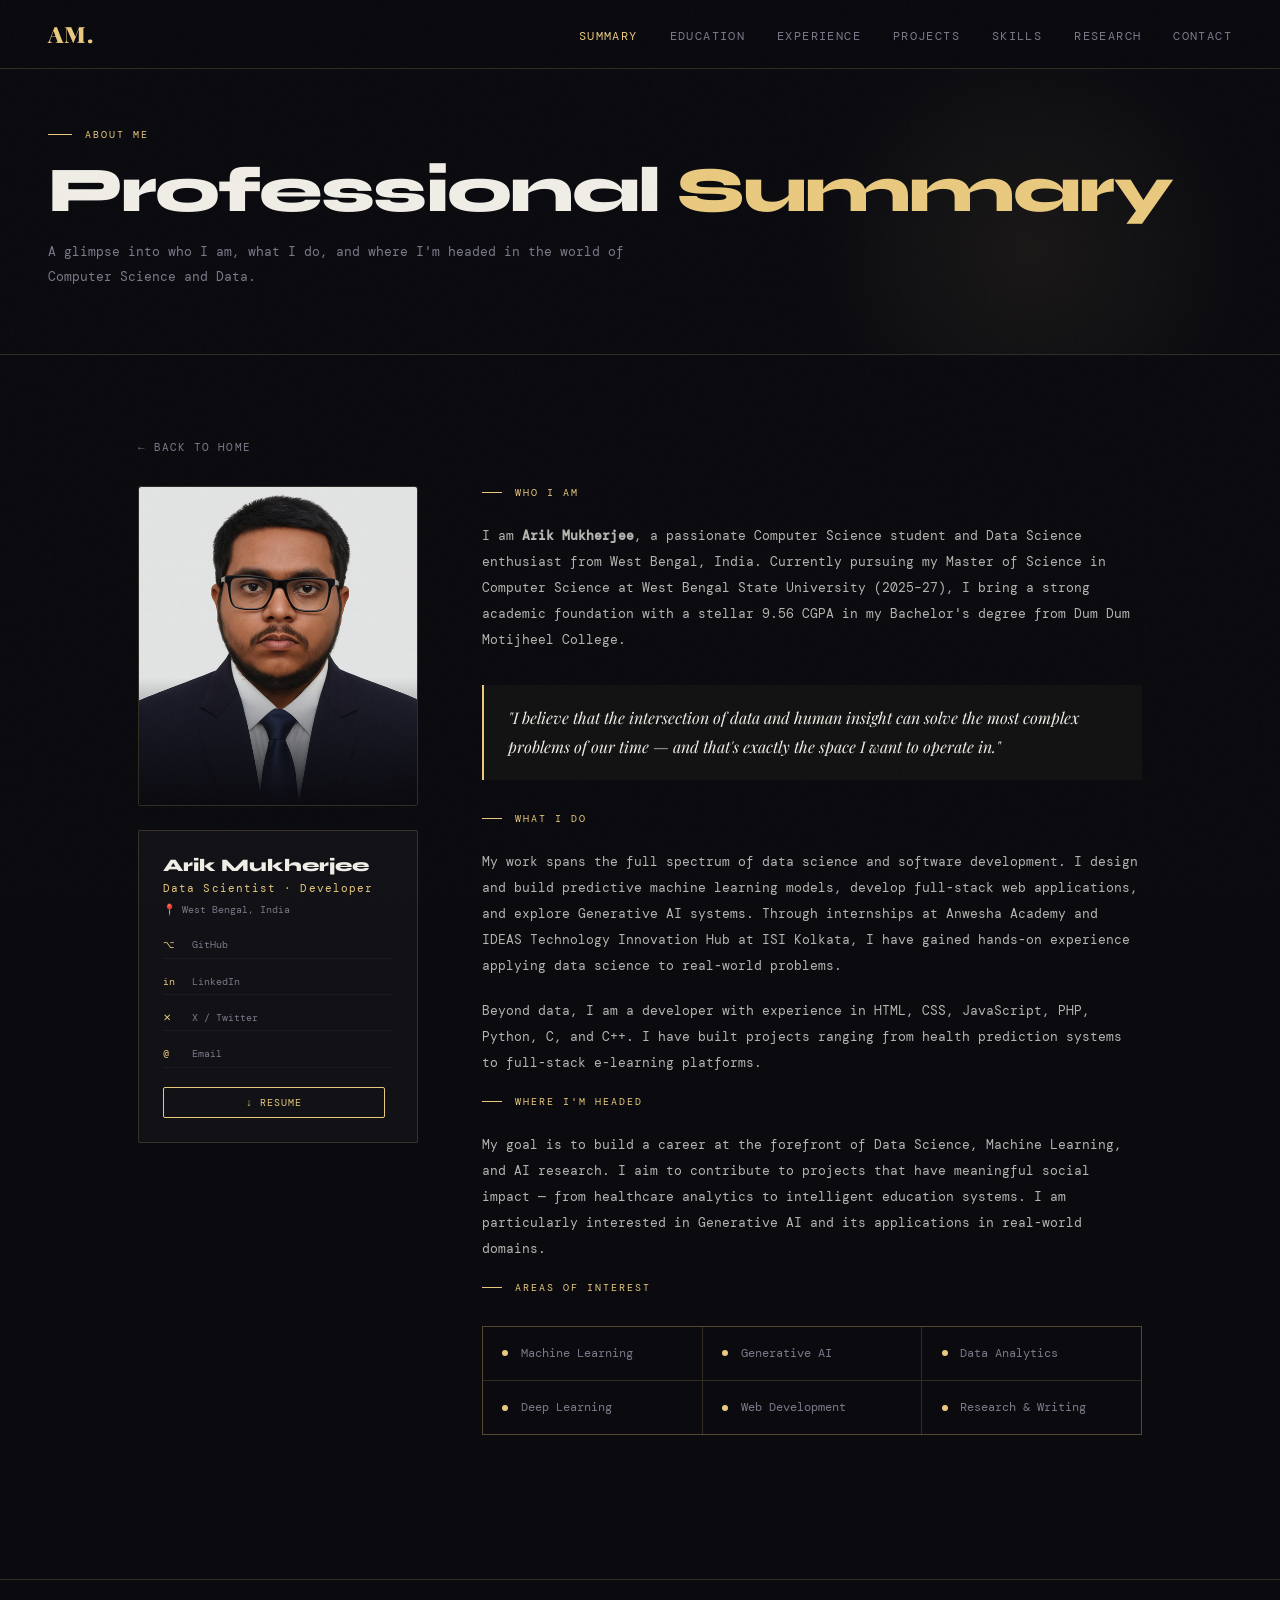
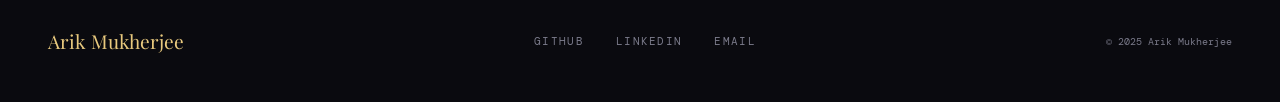
<file: summary.html>
<!DOCTYPE html>
<html lang="en">
<head>
<meta charset="UTF-8">
<meta name="viewport" content="width=device-width, initial-scale=1.0">
<title>Summary — Arik Mukherjee</title>
<link rel="preconnect" href="https://fonts.googleapis.com">
<link href="https://fonts.googleapis.com/css2?family=Playfair+Display:ital,wght@0,400;0,700;0,900;1,400&family=DM+Mono:wght@300;400;500&family=Syne:wght@400;600;700;800&display=swap" rel="stylesheet">
<link rel="stylesheet" href="shared.css">
<style>
  .profile-section {
    display: grid; grid-template-columns: 280px 1fr;
    gap: 4rem; align-items: start; margin-bottom: 4rem;
  }
  .profile-photo-wrap { position: sticky; top: 6rem; }
  .profile-frame {
    position: relative; width: 280px; height: 320px;
    border: 1px solid var(--border); border-radius: 2px; overflow: hidden;
  }
  .profile-frame::after {
    content: ''; position: absolute; inset: 0;
    background: linear-gradient(to top, var(--bg) 0%, transparent 40%);
    pointer-events: none;
  }
  .photo-placeholder-inner {
    width: 100%; height: 100%;
    background: linear-gradient(135deg, #1a1a2e 0%, #16213e 50%, #0f3460 100%);
    display: flex; flex-direction: column;
    align-items: center; justify-content: center; gap: 1rem;
  }
  .photo-avatar {
    width: 90px; height: 90px; border-radius: 50%;
    background: rgba(232,201,126,0.12); border: 2px solid var(--border);
    display: flex; align-items: center; justify-content: center;
    font-size: 2.5rem;
  }
  .profile-name-card {
    padding: 1.5rem; border: 1px solid var(--border); border-radius: 2px;
    margin-top: 1.5rem;
    background: var(--card);
  }
  .profile-name-card .name { font-family: 'Syne', sans-serif; font-size: 1.1rem; font-weight: 800; }
  .profile-name-card .role { font-size: 0.68rem; color: var(--accent); letter-spacing: 0.1em; margin-top: 0.3rem; }
  .profile-name-card .loc { font-size: 0.65rem; color: var(--muted); margin-top: 0.5rem; }
  .social-row { display: flex; flex-direction: column; gap: 0.6rem; margin-top: 1rem; }
  .social-item {
    display: flex; align-items: center; gap: 0.8rem;
    font-size: 0.65rem; color: var(--muted);
    text-decoration: none; transition: color 0.3s;
    padding: 0.4rem 0; border-bottom: 1px solid rgba(255,255,255,0.04);
  }
  .social-item:hover { color: var(--accent); }
  .social-icon { color: var(--accent); width: 16px; }

  .summary-text p { font-size: 0.83rem; line-height: 1.95; color: rgba(240,237,230,0.75); margin-bottom: 1.2rem; }
  .highlight-box {
    border-left: 2px solid var(--accent);
    padding: 1.2rem 1.5rem;
    background: rgba(232,201,126,0.04);
    margin: 2rem 0;
    border-radius: 0 2px 2px 0;
  }
  .highlight-box p { font-family: 'Playfair Display', serif; font-style: italic; font-size: 1rem; color: var(--text); line-height: 1.8; margin: 0; }
  .interests-grid { display: grid; grid-template-columns: repeat(auto-fill, minmax(180px, 1fr)); gap: 1px; background: var(--border); border: 1px solid var(--border); margin-top: 2rem; }
  .interest-item { background: var(--bg); padding: 1.2rem; display: flex; align-items: center; gap: 0.8rem; }
  .interest-dot { width: 6px; height: 6px; border-radius: 50%; background: var(--accent); flex-shrink: 0; }
  .interest-label { font-size: 0.72rem; color: var(--muted); }

  @media(max-width:900px) {
    .profile-section { grid-template-columns: 1fr; }
    .profile-photo-wrap { position: static; }
    .profile-frame { width: 200px; height: 230px; }
  }
</style>
</head>
<body>
<nav>
  <a href="index.html" class="nav-logo">AM.</a>
  <ul class="nav-links" id="navLinks">
    <li><a href="summary.html" class="active">Summary</a></li>
    <li><a href="education.html">Education</a></li>
    <li><a href="experience.html">Experience</a></li>
    <li><a href="projects.html">Projects</a></li>
    <li><a href="skills.html">Skills</a></li>
    <li><a href="publications.html">Research</a></li>
    <li><a href="contact.html">Contact</a></li>
  </ul>
  <button class="menu-btn" onclick="document.getElementById('navLinks').classList.toggle('open')">☰</button>
</nav>

<div class="page-hero">
  <p class="page-tag">About Me</p>
  <h1 class="page-h1">Professional <span>Summary</span></h1>
  <p class="page-lead">A glimpse into who I am, what I do, and where I'm headed in the world of Computer Science and Data.</p>
</div>

<div class="content">
  <a href="index.html" class="back-link">← Back to Home</a>

  <div class="profile-section">
    <div class="profile-photo-wrap">
      <div class="profile-frame">
        <!-- <div class="photo-placeholder-inner">
          <div class="photo-avatar">👤</div>
          <div style="font-size:0.62rem;color:var(--muted);letter-spacing:0.1em;">YOUR PHOTO</div>
        </div> -->
        <img src="image.jpg" alt="Arik Mukherjee" style="width:100%;height:100%;object-fit:cover;border-radius:2px;">
      </div>
      <div class="profile-name-card">
        <div class="name">Arik Mukherjee</div>
        <div class="role">Data Scientist · Developer</div>
        <div class="loc">📍 West Bengal, India</div>
        <div class="social-row">
          <a href="https://github.com/arikmukherjee" target="_blank" class="social-item"><span class="social-icon">⌥</span> GitHub</a>
          <a href="https://www.linkedin.com/in/arikmukherjee/" target="_blank" class="social-item"><span class="social-icon">in</span> LinkedIn</a>
          <a href="https://x.com/ArikMukherjee6" target="_blank" class="social-item"><span class="social-icon">✕</span> X / Twitter</a>
          <a href="mailto:arikmukherjee2022@gmail.com" class="social-item"><span class="social-icon">@</span> Email</a>
        </div>
        <a href="resume.pdf" download class="link-btn primary" style="margin-top:1.2rem;display:flex;justify-content:center;">↓ Resume</a>
      </div>
    </div>

    <div class="summary-text">
      <div class="block-label">Who I Am</div>
      <p>I am <strong>Arik Mukherjee</strong>, a passionate Computer Science student and Data Science enthusiast from West Bengal, India. Currently pursuing my Master of Science in Computer Science at West Bengal State University (2025–27), I bring a strong academic foundation with a stellar 9.56 CGPA in my Bachelor's degree from Dum Dum Motijheel College.</p>

      <div class="highlight-box">
        <p>"I believe that the intersection of data and human insight can solve the most complex problems of our time — and that's exactly the space I want to operate in."</p>
      </div>

      <div class="block-label">What I Do</div>
      <p>My work spans the full spectrum of data science and software development. I design and build predictive machine learning models, develop full-stack web applications, and explore Generative AI systems. Through internships at Anwesha Academy and IDEAS Technology Innovation Hub at ISI Kolkata, I have gained hands-on experience applying data science to real-world problems.</p>

      <p>Beyond data, I am a developer with experience in HTML, CSS, JavaScript, PHP, Python, C, and C++. I have built projects ranging from health prediction systems to full-stack e-learning platforms. 
      <!-- I also authored an e-book on <em>Intent-Driven Development</em>, showcasing my ability to communicate complex ideas accessibly.</p> -->

      <div class="block-label">Where I'm Headed</div>
      <p>My goal is to build a career at the forefront of Data Science, Machine Learning, and AI research. I aim to contribute to projects that have meaningful social impact — from healthcare analytics to intelligent education systems. I am particularly interested in Generative AI and its applications in real-world domains.</p>

      <div class="block-label">Areas of Interest</div>
      <div class="interests-grid">
        <div class="interest-item"><div class="interest-dot"></div><span class="interest-label">Machine Learning</span></div>
        <div class="interest-item"><div class="interest-dot"></div><span class="interest-label">Generative AI</span></div>
        <div class="interest-item"><div class="interest-dot"></div><span class="interest-label">Data Analytics</span></div>
        <div class="interest-item"><div class="interest-dot"></div><span class="interest-label">Deep Learning</span></div>
        <div class="interest-item"><div class="interest-dot"></div><span class="interest-label">Web Development</span></div>
        <div class="interest-item"><div class="interest-dot"></div><span class="interest-label">Research & Writing</span></div>
      </div>
    </div>
  </div>
</div>

<footer>
  <div class="footer-brand">Arik Mukherjee</div>
  <div class="footer-links">
    <a href="https://github.com/arikmukherjee" target="_blank">GitHub</a>
    <a href="https://www.linkedin.com/in/arikmukherjee/" target="_blank">LinkedIn</a>
    <a href="mailto:arikmukherjee2022@gmail.com">Email</a>
  </div>
  <div class="footer-copy">© 2025 Arik Mukherjee</div>
</footer>
</body>
</html>
</file>
<file: shared.css>
/* shared.css — used by all inner pages */
:root {
  --bg: #0a0a0f;
  --bg2: #0f0f1a;
  --accent: #e8c97e;
  --accent2: #7eb8e8;
  --accent3: #e87eb8;
  --text: #f0ede6;
  --muted: #7a7a8a;
  --border: rgba(232,201,126,0.18);
  --card: rgba(255,255,255,0.03);
}
*, *::before, *::after { box-sizing: border-box; margin: 0; padding: 0; }
html { scroll-behavior: smooth; }
body {
  background: var(--bg);
  color: var(--text);
  font-family: 'DM Mono', monospace;
  min-height: 100vh;
  overflow-x: hidden;
}
body::before {
  content: '';
  position: fixed; inset: 0;
  background-image: url("data:image/svg+xml,%3Csvg viewBox='0 0 256 256' xmlns='http://www.w3.org/2000/svg'%3E%3Cfilter id='noise'%3E%3CfeTurbulence type='fractalNoise' baseFrequency='0.9' numOctaves='4' stitchTiles='stitch'/%3E%3C/filter%3E%3Crect width='100%25' height='100%25' filter='url(%23noise)' opacity='0.04'/%3E%3C/svg%3E");
  pointer-events: none; z-index: 999; opacity: 0.4;
}
nav {
  position: fixed; top: 0; left: 0; right: 0; z-index: 100;
  display: flex; align-items: center; justify-content: space-between;
  padding: 1.2rem 3rem;
  background: rgba(10,10,15,0.88);
  backdrop-filter: blur(20px);
  border-bottom: 1px solid var(--border);
}
.nav-logo { font-family: 'Playfair Display', serif; font-size: 1.4rem; font-weight: 900; color: var(--accent); letter-spacing: 0.02em; text-decoration: none; }
.nav-links { display: flex; gap: 2rem; list-style: none; }
.nav-links a { color: var(--muted); text-decoration: none; font-size: 0.72rem; letter-spacing: 0.12em; text-transform: uppercase; transition: color 0.3s; }
.nav-links a:hover, .nav-links a.active { color: var(--accent); }
.menu-btn { display: none; background: none; border: 1px solid var(--border); color: var(--text); padding: 0.4rem 0.7rem; font-size: 1rem; cursor: pointer; border-radius: 2px; }

/* PAGE HERO */
.page-hero {
  padding: 8rem 3rem 4rem;
  border-bottom: 1px solid var(--border);
  position: relative; overflow: hidden;
}
.page-hero::before {
  content: '';
  position: absolute; top: 0; right: 0;
  width: 500px; height: 500px;
  background: radial-gradient(circle, rgba(232,201,126,0.07) 0%, transparent 65%);
  pointer-events: none;
}
.page-tag { font-size: 0.65rem; letter-spacing: 0.2em; text-transform: uppercase; color: var(--accent); margin-bottom: 1rem; display: flex; align-items: center; gap: 0.8rem; }
.page-tag::before { content: ''; width: 24px; height: 1px; background: var(--accent); }
.page-h1 { font-family: 'Syne', sans-serif; font-size: clamp(2.5rem, 5vw, 4.5rem); font-weight: 800; letter-spacing: -0.03em; line-height: 1.05; }
.page-h1 span { color: var(--accent); }
.page-lead { font-size: 0.82rem; color: var(--muted); line-height: 1.9; max-width: 600px; margin-top: 1rem; }

/* CONTENT AREA */
.content { max-width: 1100px; margin: 0 auto; padding: 5rem 3rem; }

/* CARD */
.card {
  background: var(--card);
  border: 1px solid var(--border);
  border-radius: 2px; padding: 2.5rem;
  transition: border-color 0.3s, background 0.3s;
  position: relative; overflow: hidden;
}
.card:hover { border-color: rgba(232,201,126,0.4); background: rgba(232,201,126,0.03); }
.card::after { content: ''; position: absolute; bottom: 0; left: 0; height: 2px; width: 0; background: var(--accent); transition: width 0.4s; }
.card:hover::after { width: 100%; }

/* TIMELINE */
.timeline { position: relative; padding-left: 2rem; }
.timeline::before { content: ''; position: absolute; left: 0; top: 0; bottom: 0; width: 1px; background: var(--border); }
.tl-item { position: relative; margin-bottom: 3rem; }
.tl-item::before { content: ''; position: absolute; left: -2.35rem; top: 0.35rem; width: 8px; height: 8px; border-radius: 50%; background: var(--accent); border: 2px solid var(--bg); box-shadow: 0 0 12px rgba(232,201,126,0.5); }
.tl-date { font-size: 0.65rem; letter-spacing: 0.15em; text-transform: uppercase; color: var(--accent); margin-bottom: 0.5rem; }
.tl-title { font-family: 'Syne', sans-serif; font-size: 1.3rem; font-weight: 700; margin-bottom: 0.3rem; }
.tl-sub { font-size: 0.78rem; color: var(--accent2); margin-bottom: 0.8rem; }
.tl-body { font-size: 0.78rem; color: rgba(240,237,230,0.6); line-height: 1.9; }
.tl-badge { display: inline-block; padding: 0.25rem 0.7rem; border: 1px solid var(--border); border-radius: 2px; font-size: 0.62rem; letter-spacing: 0.1em; text-transform: uppercase; color: var(--muted); margin-top: 0.8rem; }
.tl-badge.gold { border-color: rgba(232,201,126,0.4); color: var(--accent); }

/* LINKS */
.link-btn {
  display: inline-flex; align-items: center; gap: 0.5rem;
  padding: 0.5rem 1.2rem; margin-top: 1rem; margin-right: 0.5rem;
  border: 1px solid var(--border);
  font-size: 0.65rem; letter-spacing: 0.1em; text-transform: uppercase;
  text-decoration: none; color: var(--muted);
  border-radius: 2px; transition: all 0.3s;
}
.link-btn:hover { border-color: var(--accent); color: var(--accent); }
.link-btn.primary { border-color: var(--accent); color: var(--accent); }

/* GRID LAYOUTS */
.two-col { display: grid; grid-template-columns: 1fr 1fr; gap: 1.5rem; }
.three-col { display: grid; grid-template-columns: repeat(3, 1fr); gap: 1.5rem; }

/* SECTION SPACER */
.spacer { height: 3rem; border-bottom: 1px solid var(--border); margin-bottom: 3rem; }
.section-block { margin-bottom: 4rem; }
.block-label { font-size: 0.62rem; letter-spacing: 0.2em; text-transform: uppercase; color: var(--accent); margin-bottom: 1.5rem; display: flex; align-items: center; gap: 0.8rem; }
.block-label::before { content: ''; width: 20px; height: 1px; background: var(--accent); }

/* FOOTER */
footer { padding: 3rem; border-top: 1px solid var(--border); display: flex; justify-content: space-between; align-items: center; flex-wrap: wrap; gap: 1.5rem; }
.footer-brand { font-family: 'Playfair Display', serif; font-size: 1.2rem; color: var(--accent); }
.footer-links { display: flex; gap: 2rem; }
.footer-links a { font-size: 0.68rem; letter-spacing: 0.12em; text-transform: uppercase; color: var(--muted); text-decoration: none; transition: color 0.3s; }
.footer-links a:hover { color: var(--accent); }
.footer-copy { font-size: 0.65rem; color: var(--muted); }

/* BACK LINK */
.back-link { display: inline-flex; align-items: center; gap: 0.5rem; font-size: 0.68rem; letter-spacing: 0.1em; text-transform: uppercase; color: var(--muted); text-decoration: none; margin-bottom: 2rem; transition: color 0.3s; }
.back-link:hover { color: var(--accent); }

@media (max-width: 900px) {
  nav { padding: 1rem 1.5rem; }
  .nav-links { display: none; flex-direction: column; position: absolute; top: 100%; left: 0; right: 0; background: var(--bg2); padding: 1rem 1.5rem; border-bottom: 1px solid var(--border); gap: 1rem; }
  .nav-links.open { display: flex; }
  .menu-btn { display: block; }
  .content { padding: 3rem 1.5rem; }
  .page-hero { padding: 6rem 1.5rem 3rem; }
  .two-col, .three-col { grid-template-columns: 1fr; }
  footer { padding: 2rem 1.5rem; flex-direction: column; align-items: flex-start; }
}
</file>
